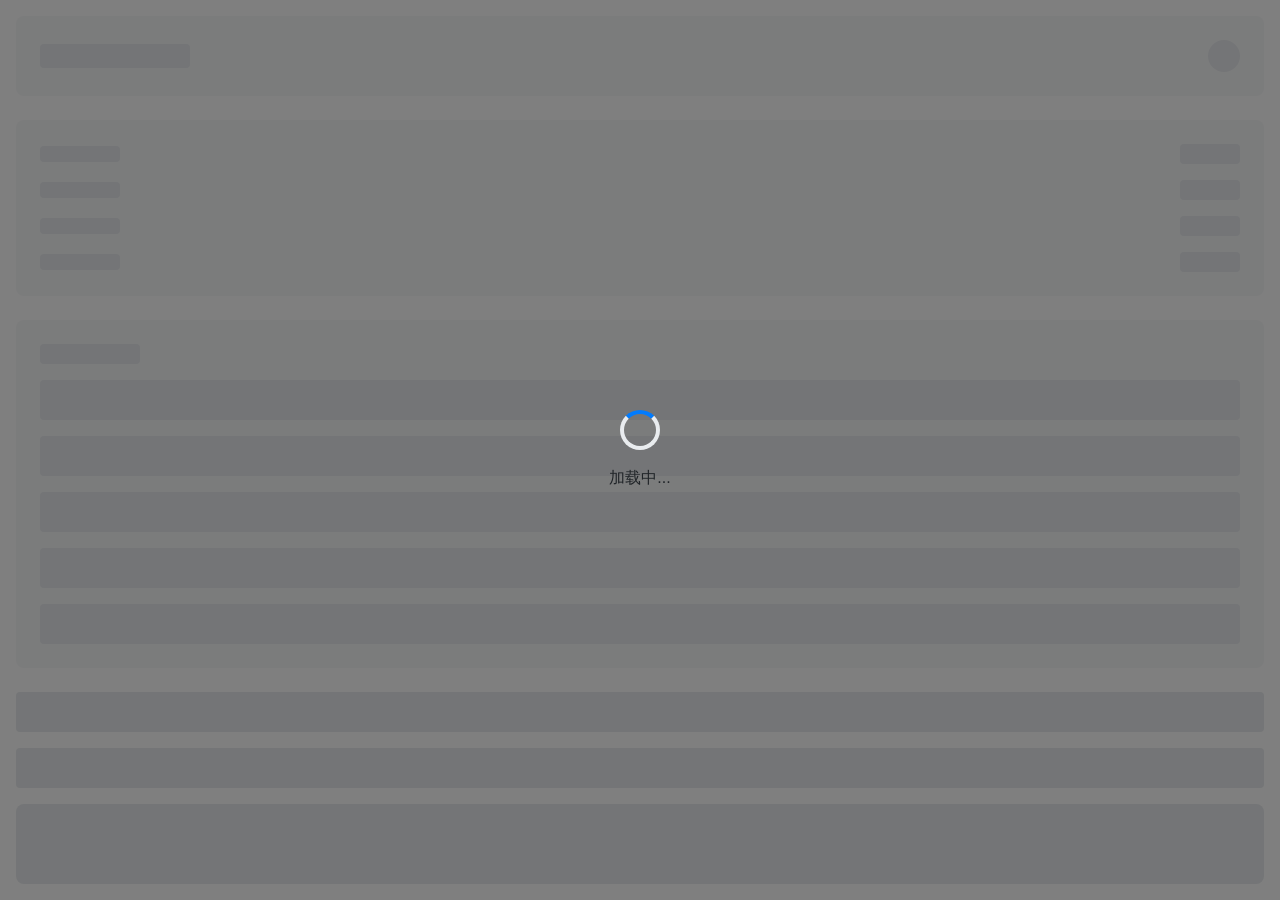
<file: frontend/index.html>
<!DOCTYPE html>
<html lang="zh-CN">
<head>
    <meta charset="UTF-8">
    <meta name="viewport" content="width=device-width, initial-scale=1.0">
    <link rel="icon" href="./asset/todo_icon.ico" type="image/x-icon">
    <title>Todo List App</title>
    <style>
        /* 骨架屏样式 */
        .skeleton-screen {
            position: fixed;
            top: 0;
            left: 0;
            right: 0;
            bottom: 0;
            background-color: var(--bg-primary);
            z-index: 9998;
            display: flex;
            align-items: center;
            justify-content: center;
            padding: var(--spacing-md);
        }

        .skeleton-container {
            width: 100%;
            max-width: 1400px;
            height: 100%;
            display: flex;
            flex-direction: column;
            gap: var(--spacing-lg);
        }

        .skeleton-header {
            display: flex;
            justify-content: space-between;
            align-items: center;
            padding: var(--spacing-lg);
            background-color: var(--bg-secondary);
            border-radius: var(--border-radius);
        }

        .skeleton-title {
            width: 150px;
            height: 24px;
            background-color: var(--bg-tertiary);
            border-radius: var(--border-radius-sm);
            animation: skeleton-loading 1.5s ease-in-out infinite;
        }

        .skeleton-settings {
            width: 32px;
            height: 32px;
            background-color: var(--bg-tertiary);
            border-radius: 50%;
            animation: skeleton-loading 1.5s ease-in-out infinite 0.2s;
        }

        .skeleton-stats {
            padding: var(--spacing-lg);
            background-color: var(--bg-secondary);
            border-radius: var(--border-radius);
            display: flex;
            flex-direction: column;
            gap: var(--spacing-md);
        }

        .skeleton-stat-item {
            display: flex;
            justify-content: space-between;
            align-items: center;
        }

        .skeleton-stat-label {
            width: 80px;
            height: 16px;
            background-color: var(--bg-tertiary);
            border-radius: var(--border-radius-sm);
            animation: skeleton-loading 1.5s ease-in-out infinite 0.3s;
        }

        .skeleton-stat-value {
            width: 60px;
            height: 20px;
            background-color: var(--bg-tertiary);
            border-radius: var(--border-radius-sm);
            animation: skeleton-loading 1.5s ease-in-out infinite 0.4s;
        }

        .skeleton-categories {
            padding: var(--spacing-lg);
            background-color: var(--bg-secondary);
            border-radius: var(--border-radius);
            display: flex;
            flex-direction: column;
            gap: var(--spacing-md);
        }

        .skeleton-category-title {
            width: 100px;
            height: 20px;
            background-color: var(--bg-tertiary);
            border-radius: var(--border-radius-sm);
            animation: skeleton-loading 1.5s ease-in-out infinite 0.5s;
        }

        .skeleton-category-item {
            width: 100%;
            height: 40px;
            background-color: var(--bg-tertiary);
            border-radius: var(--border-radius-sm);
            animation: skeleton-loading 1.5s ease-in-out infinite 0.6s;
        }

        .skeleton-add-category {
            width: 100%;
            height: 40px;
            background-color: var(--bg-tertiary);
            border-radius: var(--border-radius-sm);
            animation: skeleton-loading 1.5s ease-in-out infinite 0.7s;
        }

        .skeleton-main {
            flex: 1;
            display: flex;
            flex-direction: column;
            gap: var(--spacing-md);
        }

        .skeleton-search {
            height: 40px;
            background-color: var(--bg-tertiary);
            border-radius: var(--border-radius-sm);
            animation: skeleton-loading 1.5s ease-in-out infinite 0.8s;
        }

        .skeleton-filters {
            height: 40px;
            background-color: var(--bg-tertiary);
            border-radius: var(--border-radius-sm);
            animation: skeleton-loading 1.5s ease-in-out infinite 0.9s;
        }

        .skeleton-task-list {
            flex: 1;
            display: flex;
            flex-direction: column;
            gap: var(--spacing-md);
        }

        .skeleton-task-item {
            height: 80px;
            background-color: var(--bg-tertiary);
            border-radius: var(--border-radius);
            animation: skeleton-loading 1.5s ease-in-out infinite 1s;
        }

        .skeleton-footer {
            padding: var(--spacing-md);
            background-color: var(--bg-secondary);
            border-radius: var(--border-radius);
        }

        .skeleton-contact {
            width: 100%;
            height: 40px;
            background-color: var(--bg-tertiary);
            border-radius: var(--border-radius);
            animation: skeleton-loading 1.5s ease-in-out infinite 1.1s;
        }

        @keyframes skeleton-loading {
            0% {
                background-color: var(--bg-tertiary);
            }
            50% {
                background-color: var(--border-color);
            }
            100% {
                background-color: var(--bg-tertiary);
            }
        }

        /* 响应式骨架屏 */
        @media (max-width: 768px) {
            .skeleton-container {
                gap: var(--spacing-md);
            }

            .skeleton-header,
            .skeleton-stats,
            .skeleton-categories {
                padding: var(--spacing-md);
            }

            .skeleton-task-item {
                height: 60px;
            }
        }

        @media (max-width: 480px) {
            .skeleton-screen {
                padding: var(--spacing-sm);
            }

            .skeleton-header,
            .skeleton-stats,
            .skeleton-categories {
                padding: var(--spacing-sm);
            }

            .skeleton-title {
                width: 120px;
            }

            .skeleton-task-item {
                height: 50px;
            }
        }
    </style>
    <link rel="stylesheet" href="css/global.css">
    <link rel="stylesheet" href="css/media.css">
    <link rel="stylesheet" href="css/main.css">
    <link rel="stylesheet" href="css/components.css">
    <link rel="stylesheet" href="css/dark-mode.css">
    <link rel="stylesheet" href="css/pikaday.css">
</head>
<body>
<!-- 骨架屏 -->
<div id="skeleton-screen" class="skeleton-screen">
    <div class="skeleton-container">
        <div class="skeleton-header">
            <div class="skeleton-title"></div>
            <div class="skeleton-settings"></div>
        </div>
        <div class="skeleton-stats">
            <div class="skeleton-stat-item">
                <div class="skeleton-stat-label"></div>
                <div class="skeleton-stat-value"></div>
            </div>
            <div class="skeleton-stat-item">
                <div class="skeleton-stat-label"></div>
                <div class="skeleton-stat-value"></div>
            </div>
            <div class="skeleton-stat-item">
                <div class="skeleton-stat-label"></div>
                <div class="skeleton-stat-value"></div>
            </div>
            <div class="skeleton-stat-item">
                <div class="skeleton-stat-label"></div>
                <div class="skeleton-stat-value"></div>
            </div>
        </div>
        <div class="skeleton-categories">
            <div class="skeleton-category-title"></div>
            <div class="skeleton-category-item"></div>
            <div class="skeleton-category-item"></div>
            <div class="skeleton-category-item"></div>
            <div class="skeleton-category-item"></div>
            <div class="skeleton-add-category"></div>
        </div>
        <div class="skeleton-main">
            <div class="skeleton-search"></div>
            <div class="skeleton-filters"></div>
            <div class="skeleton-task-list">
                <div class="skeleton-task-item"></div>
                <div class="skeleton-task-item"></div>
                <div class="skeleton-task-item"></div>
                <div class="skeleton-task-item"></div>
                <div class="skeleton-task-item"></div>
            </div>
        </div>
        <div class="skeleton-footer">
            <div class="skeleton-contact"></div>
        </div>
    </div>
</div>

<div class="app-container">
    <!-- 侧边栏 -->
    <aside class="sidebar">
        <div class="sidebar-header">
            <h1 class="app-title">📝 Todo List</h1>
            <div class="sidebar-header-actions">
                <button id="settings-btn" class="btn btn--colorless btn--font-size-lg" title="设置中心">⚙️</button>
            </div>
        </div>

        <!-- 统计信息 -->
        <div class="stats-container">
            <!-- 统计日期范围显示 -->
            <div class="stats-date-range" id="stats-date-range">
                <span class="date-range-text">全部时间</span>
            </div>
            <!-- 统计数据 -->
            <div class="stats-data">
                <div class="stat-item">
                    <span class="stat-label">未完成</span>
                    <span id="total-uncompleted-tasks" class="stat-value">0</span>
                </div>
                <div class="stat-item">
                    <span class="stat-label">今日已完成</span>
                    <span id="today-completed-tasks" class="stat-value">0</span>
                </div>
                <div class="stat-item">
                    <span class="stat-label">完成率</span>
                    <span id="completion-rate" class="stat-value">0%</span>
                </div>
                <div class="stat-item">
                    <span class="stat-label">已过期</span>
                    <span id="over-due-date-tasks" class="stat-value">0</span>
                </div>
            </div>
        </div>

        <!-- 分类管理 -->
        <div class="categories-section">
            <div class="categories-section-header">
                <span class="categories-section-title">分类</span>
                <span class="categories-more" id="categories-more">展示更多</span>
            </div>
            <div class="category-list" id="category-list">
                <button class="btn btn--colorless btn--width-100 category-item-btn active" id="all-category-item" data-category="all">
                    <span>📋全部</span>
                    <span class="category-count">0</span>
                </button>
            </div>
            <button id="add-category-btn" class="btn btn--border-dashed btn--width-100">+ 添加分类</button>
        </div>

        <div class="tags-section" id="tags-section">
            <span>
                <span id="show-tags">
                    <svg id="show-less-tags" viewBox="0 0 1024 1024" xmlns="http://www.w3.org/2000/svg" width="16"
                     height="16" style="display: none;"><path
                        d="M245.312 845.888l244.672-244.672a32 32 0 0 1 45.248 0l244.736 244.672a16 16 0 0 1 0 22.592l-22.656 22.656a16 16 0 0 1-19.2 2.56l-3.456-2.56-222.08-222.08-222.016 222.08a16 16 0 0 1-19.2 2.56l-3.392-2.56-22.656-22.656a16 16 0 0 1 0-22.592zM244.672 178.176l244.672 244.672a32 32 0 0 0 45.312 0l244.672-244.672a16 16 0 0 0 0-22.656l-22.656-22.592a16 16 0 0 0-19.2-2.56l-3.392 2.56L512 355.008l-222.08-222.08a16 16 0 0 0-19.2-2.56l-3.392 2.56-22.656 22.592a16 16 0 0 0 0 22.656z"
                        fill="#007bff"></path></svg>
                    <svg id="show-more-tags" viewBox="0 0 1024 1024" xmlns="http://www.w3.org/2000/svg" width="16"
                         height="16" style="display: block;"><path
                            d="M245.312 642.176l244.672 244.672a32 32 0 0 0 45.248 0l244.736-244.672a16 16 0 0 0 0-22.656l-22.656-22.592a16 16 0 0 0-19.2-2.56l-3.456 2.56-222.08 222.08-222.016-222.08a16 16 0 0 0-19.2-2.56l-3.392 2.56-22.656 22.592a16 16 0 0 0 0 22.656zM244.672 381.888l244.672-244.672a32 32 0 0 1 45.312 0l244.672 244.672a16 16 0 0 1 0 22.592l-22.656 22.656a16 16 0 0 1-19.2 2.56l-3.392-2.56L512 205.056l-222.08 222.08a16 16 0 0 1-19.2 2.56l-3.392-2.56-22.656-22.656a16 16 0 0 1 0-22.592z"
                            fill="#007bff"></path></svg>
                    <span id="tags-text">标签</span>：
                </span>
                <span class="tags-list" id="tags-list"></span>
            </span>
        </div>

        <!-- 开源项目说明 -->
        <div class="contact-author-section">
            <span class="open-source-note">基于 todolist 开源项目，修改者：HXH&ZJY</span>
        </div>

    </aside>

    <!-- 移动端遮罩层 -->
    <div id="sidebar-overlay" class="sidebar-overlay"></div>

    <!-- 主内容区 -->
    <main class="main-content">
        <!-- 顶部操作栏 -->
        <header class="app-header">
            <!-- 移动端菜单按钮 -->
            <button id="mobile-menu-btn" class="btn btn--colorless btn--font-size-lg">☰</button>
            <!-- 小屏幕更多按钮 -->
            <button id="more-menu-btn" class="btn btn--colorless btn--font-size-lg" title="更多选项">︰</button>
            <div class="search-container">
                <div class="search-input-wrapper search-tag-wrapper" id="search-tag-wrapper">
                    <input type="text" id="search-input" class="search-input" autocomplete="off">
                    <button type="button" id="search-clear-btn" class="btn btn--colorless btn--font-size-lg" title="清空搜索">×</button>
                </div>
                <button id="search-btn" class="btn">🔍</button>
            </div>

            <div class="action-buttons">
                <select id="view-toggle-select" class="view-filter" title="切换视图，日历视图不显示无开始日期数据">
                    <option value="list">📋 列表视图</option>
                    <option value="calendar">📅 日历视图</option>
                    <option value="timeline">⌛ 时间轴视图</option>
                </select>

                <select id="priority-filter" class="priority-filter">
                    <option value="all">所有优先级</option>
                    <option value="high">🔴 高优先级</option>
                    <option value="medium">🟡 中优先级</option>
                    <option value="low">🟢 低优先级</option>
                    <option value="none">⚪ 无优先级</option>
                </select>

                <select id="status-filter" class="status-filter">
                    <option value="all">所有状态</option>
                    <option value="completed">已完成</option>
                    <option value="uncompleted" selected>未完成</option>
                    <option value="pending">未完成未逾期</option>
                    <option value="overdue">未完成已过期</option>
                </select>

                <select id="due-date-filter" class="due-date-filter">
                    <option value="all">所有时间</option>
                    <option value="today">今天</option>
                    <option value="tomorrow">明天</option>
                    <option value="week">本周内</option>
                    <option value="month">本月内</option>
                    <option value="no-due-date">无开始日期</option>
                </select>

                <button id="add-task-btn" class="btn btn--primary-color btn--padding-md desktop-only">+ 新建任务</button>
                <button id="export-tasks-btn" class="btn btn--success-color btn--padding-md desktop-only">📥 导出任务</button>
            </div>
        </header>

        <!-- 移动端悬浮按钮 -->
        <button id="add-task-fab" class="btn btn--primary-color btn--circle mobile-only" title="新建任务">
            <span class="fab-icon">+</span>
        </button>

        <!-- 任务列表-内容主体 -->
        <div class="tasks-container" id="tasks-view">
            <div id="tasks-list" class="tasks-list">
                <!-- 任务项将通过JavaScript动态添加 -->
            </div>

            <div id="empty-state" class="empty-state" style="display: none;">
                <div class="empty-icon">📝</div>
                <h3>暂无任务</h3>
                <p>点击"新建任务"按钮创建你的第一个任务</p>
            </div>

            <!-- 移动端左划引导 -->
            <div id="swipe-guide" class="swipe-guide mobile-only">
                <span class="swipe-guide-icon">👈</span>
                <span class="swipe-guide-text">左划任务可进行查看、编辑、删除操作</span>
            </div>
        </div>

        <!-- 任务列表-分页组件 -->
        <div id="pagination" class="pagination desktop-only">
            <div class="pagination-info">
                <span id="pagination-showing">显示 0-0 共 0 条</span>
                <select id="page-size-select" class="page-size-select">
                    <option value="10">10条/页</option>
                    <option value="20">20条/页</option>
                    <option value="50">50条/页</option>
                    <option value="100">100条/页</option>
                </select>
            </div>
            <div class="pagination-controls">
                <button id="pagination-first" class="btn" disabled>首页</button>
                <button id="pagination-prev" class="btn" disabled>上一页</button>
                <div id="pagination-numbers" class="pagination-numbers">
                    <!-- 页码按钮将动态生成 -->
                </div>
                <button id="pagination-next" class="btn" disabled>下一页</button>
                <button id="pagination-last" class="btn" disabled>末页</button>
            </div>
        </div>

        <!-- 日历视图 -->
        <div class="calendar-container" id="calendar-view" style="display: none;">
            <div class="calendar-background-month" id="calendar-background-month">1</div>
            <div class="calendar-prev-month" id="prev-month">◀</div>
            <div class="calendar-main-content">
                <div class="calendar-weekdays">
                    <div class="calendar-weekday">日</div>
                    <div class="calendar-weekday">一</div>
                    <div class="calendar-weekday">二</div>
                    <div class="calendar-weekday">三</div>
                    <div class="calendar-weekday">四</div>
                    <div class="calendar-weekday">五</div>
                    <div class="calendar-weekday">六</div>
                </div>
                <div id="calendar-days" class="calendar-days">
                    <!-- 日历日期将通过JavaScript动态添加 -->
                </div>
            </div>
            <div class="calendar-next-month" id="next-month">▶</div>
        </div>

        <div class="task-scheduler" id="timeline-view" style="display: none;">
            <div class="toolbar">
                <div class="date-controls">
                    <button id="prevWeekBtn" class="btn btn--circle" title="上一周">←</button>
                    <span id="dateRangeLabel" class="date-range-label">加载中...</span>
                    <button id="nextWeekBtn" class="btn btn--circle" title="下一周">→</button>
                </div>
                <div class="week-adjust">
                    <button id="weekMinusBtn" class="btn" title="减少显示周数">📆 -1周</button>
                    <span id="weekCountIndicator" class="week-indicator">1周</span>
                    <button id="weekPlusBtn" class="btn" title="增加显示周数">+1周 📆</button>
                </div>
            </div>
            <div class="timeline-container" id="timelineContainer">
                <div class="timeline-grid" id="timelineGrid"></div>
            </div>
        </div>
    </main>
</div>

<!-- 任务创建/编辑模态框 -->
<div id="task-modal" class="modal">
    <div class="modal-content">
        <div class="modal-header">
            <h2 id="modal-title">新建任务</h2>
            <button class="btn btn--colorless btn--font-size-lg" id="modal-close">&times;</button>
        </div>

        <div class="modal-body">
            <form id="task-form" class="task-form">
                <div class="form-group">
                    <label for="task-title">任务标题*</label>
                    <input type="text" id="task-title" required maxlength="100">
                </div>

                <div class="form-group">
                    <label for="task-description">任务描述
                        <span style="color: #666; font-size: 12px;">（可选）</span></label>
                    <textarea id="task-description" rows="3" maxlength="500"></textarea>
                </div>

                <div class="form-group">
                    <label for="tags-selector">标签 <span style="color: #999; font-size: 12px;">（选择或添加标签）</span></label>
                    <div id="tags-selector" class="tags-selector">
                        <!-- 标签列表将通过JavaScript动态生成 -->
                    </div>
                </div>

                <div class="form-row">
                    <div class="form-group">
                        <label for="task-priority">优先级</label>
                        <select id="task-priority">
                            <option value="none">⚪ 无</option>
                            <option value="low">🟢 低</option>
                            <option value="medium">🟡 中</option>
                            <option value="high">🔴 高</option>
                        </select>
                    </div>

                    <div class="form-group">
                        <label for="task-category">分类</label>
                        <select id="task-category">
                            <option value="">无分类</option>
                        </select>
                    </div>
                </div>

                <!-- 更多选项 -->
                <div class="more-options-section">
                    <button type="button" id="more-options-toggle" class="btn btn--colorless">
                        <span class="toggle-icon">+</span> 更多选项
                    </button>

                    <div id="more-options-content" class="more-options-content" style="display: none;">
                        <div class="form-group">
                            <label for="task-parent">父任务 <span style="color: #666; font-size: 12px;">可选</span></label>
                            <div class="parent-task-combobox" id="parent-task-combobox">
                                <input type="text" id="task-parent-input" placeholder="点击选择或输入搜索未完成的任务" autocomplete="off">
                                <input type="hidden" id="task-parent" value="">
                                <div class="combobox-dropdown" id="parent-task-dropdown">
                                    <div class="combobox-loading" style="display: none;">加载中...</div>
                                    <div class="combobox-results"></div>
                                    <div class="combobox-load-more" style="display: none;">
                                        <button type="button" class="btn" id="load-more-btn">加载更多</button>
                                    </div>
                                    <div class="combobox-empty" style="display: none;">无匹配任务</div>
                                </div>
                            </div>
                        </div>

                        <div class="form-group datetime-group">
                            <label>开始日期和时间 <span
                                    style="color: #666; font-size: 12px;">（可选）</span></label>
                            <div class="datetime-inputs">
                                <div class="input-wrapper">
                                    <input type="text" id="task-due-date-picker" class="picker-input"
                                           placeholder="YYYY-MM-DD" readonly>
                                    <button type="button" class="btn btn--colorless btn--font-size-lg" id="clear-date" title="清空日期">×</button>
                                </div>
                                <div class="input-wrapper">
                                    <input type="time" id="task-due-time" class="time-input">
                                    <button type="button" class="btn btn--colorless btn--font-size-lg" id="clear-time" title="清空时间">×</button>
                                </div>
                            </div>
                        </div>

                        <label for="is-recurring" class="recurrence-toggle">
                            <span id="recurrence-toggle" class="recurrence-toggle">创建为周期性任务</span>
                            <input type="checkbox" id="is-recurring">
                        </label>
                        <div id="recurring-options" class="recurring-options" style="display: none;">
                            <div class="form-row">
                                <div class="form-group">
                                    <label for="recurrence-type">重复周期</label>
                                    <select id="recurrence-type">
                                        <option value="">请选择</option>
                                        <option value="daily">每天</option>
                                        <option value="weekly">按周</option>
                                        <option value="monthly">按月</option>
                                        <option value="yearly">按年</option>
                                    </select>
                                </div>

                                <div class="form-group">
                                    <label for="recurrence-count">循环次数*</label>
                                    <input type="number" id="recurrence-count" min="1" max="999"
                                           placeholder="循环次数不能为空" required>
                                </div>
                            </div>
                        </div>
                    </div>
                </div>
            </form>
        </div>

        <div class="modal-footer">
            <button type="button" id="cancel-btn" class="btn btn--tertiary-color btn--padding-md">取消</button>
            <button type="submit" form="task-form" id="save-btn" class="btn btn--primary-color btn--padding-md">保存</button>
        </div>
    </div>
</div>

<!-- 分类创建模态框 -->
<div id="category-modal" class="modal">
    <div class="modal-content">
        <div class="modal-header">
            <h2 id="category-modal-title">新建分类</h2>
            <button class="btn btn--colorless btn--font-size-lg" id="category-modal-close">&times;</button>
        </div>

        <div class="modal-body">
            <form id="category-form" class="category-form">
                <div class="form-group">
                    <label for="category-name">分类名称 *</label>
                    <input type="text" id="category-name" required maxlength="20">
                </div>

                <div class="form-group">
                    <label for="category-color">颜色</label>
                    <div class="color-picker">
                        <input type="color" id="category-color" value="#007bff">
                        <div class="color-presets">
                            <button type="button" data-color="#007bff" style="background: #007bff;"></button>
                            <button type="button" data-color="#28a745" style="background: #28a745;"></button>
                            <button type="button" data-color="#dc3545" style="background: #dc3545;"></button>
                            <button type="button" data-color="#ffc107" style="background: #ffc107;"></button>
                            <button type="button" data-color="#6f42c1" style="background: #6f42c1;"></button>
                            <button type="button" data-color="#fd7e14" style="background: #fd7e14;"></button>
                        </div>
                    </div>
                </div>
            </form>
        </div>

        <div class="modal-footer">
            <button type="button" id="category-cancel-btn" class="btn btn--tertiary-color btn--padding-md">取消</button>
            <button type="submit" form="category-form" id="category-save-btn" class="btn btn--primary-color btn--padding-md">保存</button>
        </div>
    </div>
</div>

<!-- 确认对话框模态框 -->
<div id="confirm-dialog" class="modal">
    <div class="modal-content confirm-dialog-content">
        <div class="modal-header">
            <h2>确认操作</h2>
        </div>
        <div class="modal-body">
            <p id="confirm-message"></p>
        </div>
        <div class="modal-footer">
            <button id="confirm-cancel" class="btn btn--tertiary-color btn--width-100">取消</button>
            <button id="confirm-ok" class="btn btn--danger-color btn--width-100">确认</button>
        </div>
    </div>
</div>

<!-- 设置中心模态框 -->
<div id="settings-modal" class="modal">
    <div class="modal-content">
        <div class="modal-header">
            <h2>设置中心</h2>
            <button class="btn btn--colorless btn--font-size-lg" id="settings-close">&times;</button>
        </div>

        <div class="modal-body">
            <div class="setting-section">
                <h3>通用设置</h3>
                <!-- 窗口置顶设置 -->
                <div class="setting-item mobile-unshown-item">
                    <div class="setting-label">
                        <span class="setting-icon">📌</span>
                        <span class="setting-text">窗口置顶</span>
                    </div>
                    <label class="switch">
                        <input type="checkbox" id="window-top-toggle">
                        <span class="slider"></span>
                    </label>
                </div>
                <!-- 主题设置 -->
                <div class="setting-item">
                    <div class="setting-label">
                        <span class="setting-icon">🌙</span>
                        <span class="setting-text">深色模式</span>
                    </div>
                    <label class="switch">
                        <input type="checkbox" id="theme-dark-toggle">
                        <span class="slider"></span>
                    </label>
                </div>
                <!-- 语言设置 -->
                <div class="setting-item">
                    <div class="setting-label">
                        <span class="setting-icon">🅰️</span>
                        <span class="setting-text">语言切换</span>
                    </div>
                    <label class="switch language-switch">
                        <input type="checkbox" id="language-toggle">
                        <span class="slider"></span>
                        <span class="language-indicator" id="language-indicator">中</span>
                    </label>
                </div>
                
                <!-- 开机启动设置 -->
                <div class="setting-item mobile-unshown-item">
                    <div class="setting-label">
                        <span class="setting-icon">🚀</span>
                        <span class="setting-text">开机启动</span>
                    </div>
                    <label class="switch">
                        <input type="checkbox" id="auto-start-toggle">
                        <span class="slider"></span>
                    </label>
                </div>

                <!-- 提前提醒设置 -->
                <div class="setting-item">
                    <div class="setting-label">
                        <span class="setting-icon">⏰</span>
                        <span class="setting-text">提前提醒</span>
                    </div>
                    <label class="switch">
                        <input type="checkbox" id="remind-toggle" checked>
                        <span class="slider"></span>
                    </label>
                </div>
                <div class="setting-item-config remind-offset-config">
                    <div class="config-item">
                        <label class="data-label">提醒时间点(分钟)</label>
                        <input type="text" id="remind-offsets-input" class="setting-config-text" value="30,10,5" placeholder="逗号分隔，如 30,10,5">
                        <button id="remind-offsets-apply" class="btn btn--primary-color setting-config-btn">应用</button>
                    </div>
                </div>

                <!-- 权限申请入口 -->
                <div class="setting-item" id="permission-entry-item">
                    <div class="setting-label">
                        <span class="setting-icon">🔐</span>
                        <span class="setting-text">权限申请</span>
                    </div>
                    <span class="setting-value">›</span>
                </div>

                <!-- 调试模式入口 -->
                <div class="setting-item" id="debug-entry-item">
                    <div class="setting-label">
                        <span class="setting-icon">🐞</span>
                        <span class="setting-text">调试模式</span>
                    </div>
                    <span class="setting-value">›</span>
                </div>

            </div>

            <div class="setting-section">
                <h3>数据管理</h3>
                <!-- 数据目录配置 -->
                <div class="setting-item-config mobile-unshown-item data-storage">
                    <div class="config-item">
                        <label class="data-label">存储路径</label>
                        <button id="data-dir-btn" class="setting-config-text">浏览</button>
                        <button id="apply-dir-btn" class="btn btn--primary-color setting-config-btn">应用</button>
                    </div>
                </div>
                <!-- 数据同步管理 -->
                <div class="setting-item" id="data-sync-btn">
                    <div class="setting-label">
                        <span class="setting-icon">💾</span>
                        <span class="setting-text">同步数据</span>
                    </div>
                </div>
            </div>

            <div class="setting-section">
                <h3>关于</h3>
                <!-- 仓库地址 -->
                <div class="setting-item">
                    <div class="setting-label">
                        <span class="setting-icon">🔗</span>
                        <span class="setting-text">源码地址</span>
                    </div>
                    <a href="https://github.com/colorfulLCAT3/TodoList-urlscheme" target="_blank" class="external-link"
                       style="text-decoration: none;">TodoList</a>
                </div>
                <!-- 使用说明 -->
                <div class="setting-item">
                    <div class="setting-label">
                        <span class="setting-icon">📃</span>
                        <span class="setting-text">相关文档</span>
                    </div>
                    <a href="https://tangislearning.github.io/TodoList/features.html" target="_blank" class="external-link"
                       style="text-decoration: none;">TodoList功能介绍</a>
                </div>
                <!-- 开源协议 -->
                <div class="setting-item">
                    <div class="setting-label">
                        <span class="setting-icon">💡</span>
                        <span class="setting-text">开源声明</span>
                    </div>
                    <a href="https://github.com/colorfulLCAT3/TodoList-urlscheme/blob/master/LICENSE" target="_blank"
                       class="external-link" style="text-decoration: none;">仅供使用，勿商用</a>
                </div>
            </div>
        </div>
    </div>
</div>

<!-- 权限申请弹窗 -->
<div id="permission-modal" class="modal">
    <div class="modal-content">
        <div class="modal-header">
            <h2>权限申请</h2>
            <button class="btn btn--colorless btn--font-size-lg" id="permission-modal-close">&times;</button>
        </div>
        <div class="modal-body">
            <div class="setting-section">
                <h3>提醒相关权限</h3>
                <div class="permission-item">
                    <div class="setting-label">
                        <span class="setting-icon">🔔</span>
                        <span class="setting-text">通知权限</span>
                    </div>
                    <span id="perm-notification-status" class="permission-status">检查中...</span>
                </div>
                <div class="permission-item">
                    <div class="setting-label">
                        <span class="setting-icon">⏰</span>
                        <span class="setting-text">精确闹钟</span>
                    </div>
                    <span id="perm-exact-status" class="permission-status">检查中...</span>
                </div>
                <div class="permission-item">
                    <div class="setting-label">
                        <span class="setting-icon">🔋</span>
                        <span class="setting-text">电池优化</span>
                    </div>
                    <span id="perm-battery-status" class="permission-status">检查中...</span>
                </div>
                <div class="permission-actions">
                    <button id="perm-grant-notification" class="btn btn--primary-color perm-action-btn">去开启通知</button>
                    <button id="perm-grant-exact" class="btn btn--primary-color perm-action-btn">去开启精确闹钟</button>
                    <button id="perm-grant-battery" class="btn btn--primary-color perm-action-btn">关闭电池优化</button>
                </div>
            </div>

            <div class="setting-section" id="perm-brand-section">
                <h3>后台运行（<span id="perm-brand-name">检测中...</span>）</h3>
                <p id="perm-brand-guide" class="permission-guide">检测设备中...</p>
                <div class="permission-actions">
                    <button id="perm-grant-autostart" class="btn btn--primary-color perm-action-btn">自启动设置</button>
                </div>
            </div>
        </div>
    </div>
</div>

<!-- 调试模式弹窗 -->
<div id="debug-modal" class="modal">
    <div class="modal-content">
        <div class="modal-header">
            <h2>调试模式</h2>
            <button class="btn btn--colorless btn--font-size-lg" id="debug-modal-close">&times;</button>
        </div>
        <div class="modal-body">
            <div class="setting-section">
                <div class="config-item">
                    <button id="send-test-notification" class="btn btn--primary-color perm-action-btn android-only">发送测试通知</button>
                    <button id="send-test-alarm" class="btn btn--warning-color perm-action-btn android-only">发送测试闹钟</button>
                    <button id="get-debug-info" class="btn btn--tertiary-color perm-action-btn">查看调试信息</button>
                </div>
                <div class="config-item">
                    <label class="data-label">调试信息</label>
                    <pre id="debug-info-output" style="font-size: 11px; white-space: pre-wrap; word-break: break-all; background: var(--bg-tertiary); padding: 8px; border-radius: 6px; max-height: 240px; overflow: auto; margin: 0;"></pre>
                </div>
            </div>
        </div>
    </div>
</div>

<div id="data-sync-modal" class="modal">
    <div class="modal-content data-sync-modal-content">
        <div class="modal-header">
            <h2>数据同步</h2>
            <button class="btn btn--colorless btn--font-size-lg" id="data-sync-close">&times;</button>
        </div>

        <div class="modal-body">
            <div class="setting-section">
                <!-- WebDAV同步开关 -->
                <div class="setting-item">
                    <div class="setting-label">
                        <span class="setting-icon">☁️</span>
                        <span class="setting-text">数据同步</span>
                    </div>
                    <label class="switch">
                        <input type="checkbox" id="webdav-enable-toggle">
                        <span class="slider"></span>
                    </label>
                </div>

                <!-- WebDAV配置面板 -->
                <div id="webdav-config-panel" class="webdav-config-panel" style="display: none;">
                    <!-- 同步类型选择 -->
                    <div class="config-item">
                        <label class="data-label">同步类型</label>
                        <select id="webdav-sync-type-selector" name="sync-type" class="webdav-select">
                            <option value="jianguoyun">坚果云</option>
                            <option value="custom">自定义</option>
                        </select>
                    </div>

                    <!-- URL输入框 -->
                    <div class="config-item">
                        <label class="data-label">地址*</label>
                        <input type="text" id="webdav-url" class="webdav-input" placeholder="请输入WebDAV服务器地址">
                    </div>

                    <div class="config-item">
                        <label class="data-label">账号*</label>
                        <input type="email" id="webdav-username" class="webdav-input" placeholder="请输入邮箱地址">
                    </div>

                    <div class="config-item">
                        <label class="data-label">密码*</label>
                        <input type="password" id="webdav-password" class="webdav-input" placeholder="请输入授权应用密码">
                    </div>

                    <div class="config-item">
                        <label class="data-label">路径*</label>
                        <input id="webdav-remote-path" class="webdav-input" placeholder="请输入远程文件路径">
                    </div>

                    <div class="config-item">
                        <label class="data-label">首次同步</label>
                        <select id="webdav-first-sync-mode" class="webdav-select">
                            <option value="remote_overwrite">远程覆盖本地</option>
                            <option value="local_overwrite">本地覆盖远程</option>
                        </select>
                    </div>

                    <div class="edit-notice">⚠️ 首次同步外的数据自动同步规则：存在数据更新的端点，15s内会自动同步数据到其他端点</div>

                    <div class="webdav-actions">
                        <button id="webdav-test-btn" class="btn btn--tertiary-color btn--width-100">测试连接</button>
                        <button id="webdav-save-btn" class="btn btn--primary-color btn--width-100">保存配置</button>
                    </div>

                    <div id="webdav-status" class="webdav-status" style="display: none;"></div>
                </div>
            </div>
        </div>
    </div>
</div>

<!-- 导出任务模态框 -->
<div id="export-modal" class="modal">
    <div class="modal-content export-modal-content">
        <div class="modal-header">
            <h2>导出任务</h2>
            <button class="btn btn--colorless btn--font-size-lg" id="export-modal-close">&times;</button>
        </div>

        <div class="modal-body">
            <div class="export-form">
                <!-- 优先级筛选 -->
                <div class="form-group">
                    <label for="export-priority">优先级</label>
                    <select id="export-priority">
                        <option value="all">全部</option>
                        <option value="high">高</option>
                        <option value="medium">中</option>
                        <option value="low">低</option>
                        <option value="none">无</option>
                    </select>
                </div>

                <!-- 完成状态筛选 -->
                <div class="form-group">
                    <label for="export-status">完成状态</label>
                    <select id="export-status">
                        <option value="all">全部</option>
                        <option value="completed">已完成</option>
                        <option value="uncompleted">未完成</option>
                    </select>
                </div>

                <!-- 年份筛选 -->
                <div class="form-group">
                    <label for="export-year">开始年份</label>
                    <select id="export-year">
                        <option value="">全部年份</option>
                    </select>
                </div>

                <!-- 月份筛选 -->
                <div class="form-group">
                    <label for="export-month">开始月份</label>
                    <select id="export-month">
                        <option value="">全部月份</option>
                        <option value="1">1月</option>
                        <option value="2">2月</option>
                        <option value="3">3月</option>
                        <option value="4">4月</option>
                        <option value="5">5月</option>
                        <option value="6">6月</option>
                        <option value="7">7月</option>
                        <option value="8">8月</option>
                        <option value="9">9月</option>
                        <option value="10">10月</option>
                        <option value="11">11月</option>
                        <option value="12">12月</option>
                    </select>
                </div>

                <!-- 分类筛选 -->
                <div class="form-group">
                    <label for="export-category">分类</label>
                    <select id="export-category">
                        <option value="all">全部分类</option>
                    </select>
                </div>

                <!-- 标签筛选 -->
                <div class="form-group">
                    <label for="export-tags">标签</label>
                    <div id="export-tags-container" class="tags-checkbox-list">
                        <!-- 标签将通过JavaScript动态生成 -->
                    </div>
                </div>

                <div class="export-actions">
                    <button id="export-cancel-btn" class="btn btn--tertiary-color btn--width-100">取消</button>
                    <button id="export-confirm-btn" class="btn btn--primary-color btn--width-100">导出Excel</button>
                </div>
            </div>
        </div>
    </div>
</div>

<!-- 小屏幕更多菜单弹窗 -->
<div id="more-menu-modal" class="more-menu-modal">
    <div class="more-menu-content">
        <div class="more-menu-header">
            <h3 class="more-menu-title">更多选项</h3>
            <button id="more-menu-close" class="btn btn--colorless btn--font-size-lg">×</button>
        </div>
        <ul class="more-menu-list">
            <li class="more-menu-item">
                <a href="#" class="more-menu-link" data-action="calendar-view">
                    <span class="more-menu-icon" id="more-menu-view-icon">📅</span>
                    <span class="more-menu-text" id="more-menu-view-text">切换日历视图</span>
                </a>
            </li>
            <li class="group-divider"></li> <!-- 分割线 -->
            <li class="more-menu-item">
                <a href="#" class="more-menu-link" data-action="filter-all">
                    <span class="more-menu-icon">📜</span>
                    <span class="more-menu-text">显示所有任务</span>
                </a>
            </li>
            <li class="more-menu-item">
                <a href="#" class="more-menu-link" data-action="filter-uncompleted">
                    <span class="more-menu-icon">⏳</span>
                    <span class="more-menu-text">显示未完成任务</span>
                </a>
            </li>
            <li class="more-menu-item">
                <a href="#" class="more-menu-link" data-action="filter-overdue">
                    <span class="more-menu-icon">⚠️</span>
                    <span class="more-menu-text">显示已过期任务</span>
                </a>
            </li>
            <li class="more-menu-item">
                <a href="#" class="more-menu-link" data-action="filter-today">
                    <span class="more-menu-icon">☀️</span>
                    <span class="more-menu-text">仅显示今天任务</span>
                </a>
            </li>
            <li class="more-menu-item">
                <a href="#" class="more-menu-link" data-action="filter-tag">
                    <span class="more-menu-icon">🏷️</span>
                    <span class="more-menu-text">显示含标签任务</span>
                </a>
            </li>
            <li class="group-divider" style="display: none;" id="filter-group-divider"></li> <!-- 分割线 -->
            <li class="more-menu-item" style="display: none;" id="filter-prev-month">
                <a href="#" class="more-menu-link" data-action="filter-prev-month">
                    <span class="more-menu-icon">◀️</span>
                    <span class="more-menu-text">上一个月任务</span>
                </a>
            </li>
            <li class="more-menu-item" style="display: none;" id="filter-next-month">
                <a href="#" class="more-menu-link" data-action="filter-next-month">
                    <span class="more-menu-icon">▶️</span>
                    <span class="more-menu-text">下一个月任务</span>
                </a>
            </li>
        </ul>
    </div>
</div>

<!-- 加载提示 -->
<div id="loading" class="loading-overlay">
    <div class="loading-spinner"></div>
    <p>加载中...</p>
</div>

<!-- JavaScript文件 -->
<script>
// 页面加载前先显示骨架屏
document.addEventListener('DOMContentLoaded', () => {
    // 显示骨架屏
    const skeletonScreen = document.getElementById('skeleton-screen');
    if (skeletonScreen) {
        skeletonScreen.style.display = 'flex';
    }
});
</script>
<script src="js/logger.js"></script>
<script src="config/languages.js"></script>
<script src="js/pikaday.js"></script>
<script src="js/utils.js"></script>
<script src="js/business-utils.js"></script>
<script src="js/language.js"></script>
<script src="js/todo.js"></script>
<script src="js/category.js"></script>
<script src="js/calendar.js"></script>
<script src="js/settings.js"></script>
<script src="js/main.js"></script>
<script src="js/timeline.js"></script>
</body>
</html>
</file>
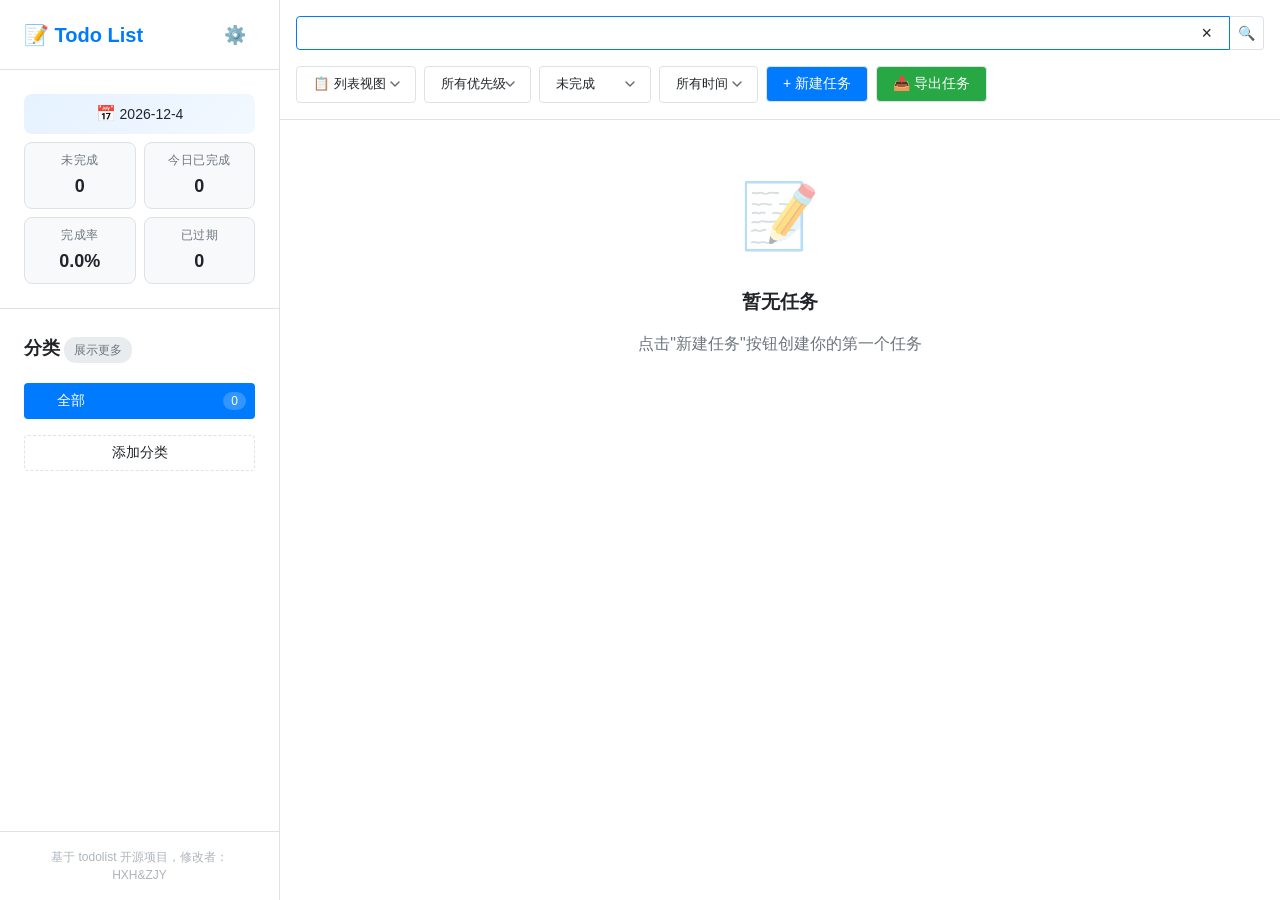
<file: android_native/app/src/main/assets/web/index.html>
<!DOCTYPE html>
<html lang="zh-CN">
<head>
    <meta charset="UTF-8">
    <meta name="viewport" content="width=device-width, initial-scale=1.0">
    <link rel="icon" href="./asset/todo_icon.ico" type="image/x-icon">
    <title>Todo List App</title>
    <style>
        /* 骨架屏样式 */
        .skeleton-screen {
            position: fixed;
            top: 0;
            left: 0;
            right: 0;
            bottom: 0;
            background-color: var(--bg-primary);
            z-index: 9998;
            display: flex;
            align-items: center;
            justify-content: center;
            padding: var(--spacing-md);
        }

        .skeleton-container {
            width: 100%;
            max-width: 1400px;
            height: 100%;
            display: flex;
            flex-direction: column;
            gap: var(--spacing-lg);
        }

        .skeleton-header {
            display: flex;
            justify-content: space-between;
            align-items: center;
            padding: var(--spacing-lg);
            background-color: var(--bg-secondary);
            border-radius: var(--border-radius);
        }

        .skeleton-title {
            width: 150px;
            height: 24px;
            background-color: var(--bg-tertiary);
            border-radius: var(--border-radius-sm);
            animation: skeleton-loading 1.5s ease-in-out infinite;
        }

        .skeleton-settings {
            width: 32px;
            height: 32px;
            background-color: var(--bg-tertiary);
            border-radius: 50%;
            animation: skeleton-loading 1.5s ease-in-out infinite 0.2s;
        }

        .skeleton-stats {
            padding: var(--spacing-lg);
            background-color: var(--bg-secondary);
            border-radius: var(--border-radius);
            display: flex;
            flex-direction: column;
            gap: var(--spacing-md);
        }

        .skeleton-stat-item {
            display: flex;
            justify-content: space-between;
            align-items: center;
        }

        .skeleton-stat-label {
            width: 80px;
            height: 16px;
            background-color: var(--bg-tertiary);
            border-radius: var(--border-radius-sm);
            animation: skeleton-loading 1.5s ease-in-out infinite 0.3s;
        }

        .skeleton-stat-value {
            width: 60px;
            height: 20px;
            background-color: var(--bg-tertiary);
            border-radius: var(--border-radius-sm);
            animation: skeleton-loading 1.5s ease-in-out infinite 0.4s;
        }

        .skeleton-categories {
            padding: var(--spacing-lg);
            background-color: var(--bg-secondary);
            border-radius: var(--border-radius);
            display: flex;
            flex-direction: column;
            gap: var(--spacing-md);
        }

        .skeleton-category-title {
            width: 100px;
            height: 20px;
            background-color: var(--bg-tertiary);
            border-radius: var(--border-radius-sm);
            animation: skeleton-loading 1.5s ease-in-out infinite 0.5s;
        }

        .skeleton-category-item {
            width: 100%;
            height: 40px;
            background-color: var(--bg-tertiary);
            border-radius: var(--border-radius-sm);
            animation: skeleton-loading 1.5s ease-in-out infinite 0.6s;
        }

        .skeleton-add-category {
            width: 100%;
            height: 40px;
            background-color: var(--bg-tertiary);
            border-radius: var(--border-radius-sm);
            animation: skeleton-loading 1.5s ease-in-out infinite 0.7s;
        }

        .skeleton-main {
            flex: 1;
            display: flex;
            flex-direction: column;
            gap: var(--spacing-md);
        }

        .skeleton-search {
            height: 40px;
            background-color: var(--bg-tertiary);
            border-radius: var(--border-radius-sm);
            animation: skeleton-loading 1.5s ease-in-out infinite 0.8s;
        }

        .skeleton-filters {
            height: 40px;
            background-color: var(--bg-tertiary);
            border-radius: var(--border-radius-sm);
            animation: skeleton-loading 1.5s ease-in-out infinite 0.9s;
        }

        .skeleton-task-list {
            flex: 1;
            display: flex;
            flex-direction: column;
            gap: var(--spacing-md);
        }

        .skeleton-task-item {
            height: 80px;
            background-color: var(--bg-tertiary);
            border-radius: var(--border-radius);
            animation: skeleton-loading 1.5s ease-in-out infinite 1s;
        }

        .skeleton-footer {
            padding: var(--spacing-md);
            background-color: var(--bg-secondary);
            border-radius: var(--border-radius);
        }

        .skeleton-contact {
            width: 100%;
            height: 40px;
            background-color: var(--bg-tertiary);
            border-radius: var(--border-radius);
            animation: skeleton-loading 1.5s ease-in-out infinite 1.1s;
        }

        @keyframes skeleton-loading {
            0% {
                background-color: var(--bg-tertiary);
            }
            50% {
                background-color: var(--border-color);
            }
            100% {
                background-color: var(--bg-tertiary);
            }
        }

        /* 响应式骨架屏 */
        @media (max-width: 768px) {
            .skeleton-container {
                gap: var(--spacing-md);
            }

            .skeleton-header,
            .skeleton-stats,
            .skeleton-categories {
                padding: var(--spacing-md);
            }

            .skeleton-task-item {
                height: 60px;
            }
        }

        @media (max-width: 480px) {
            .skeleton-screen {
                padding: var(--spacing-sm);
            }

            .skeleton-header,
            .skeleton-stats,
            .skeleton-categories {
                padding: var(--spacing-sm);
            }

            .skeleton-title {
                width: 120px;
            }

            .skeleton-task-item {
                height: 50px;
            }
        }
    </style>
    <link rel="stylesheet" href="css/global.css">
    <link rel="stylesheet" href="css/media.css">
    <link rel="stylesheet" href="css/main.css">
    <link rel="stylesheet" href="css/components.css">
    <link rel="stylesheet" href="css/dark-mode.css">
    <link rel="stylesheet" href="css/pikaday.css">
</head>
<body>
<!-- 骨架屏 -->
<div id="skeleton-screen" class="skeleton-screen">
    <div class="skeleton-container">
        <div class="skeleton-header">
            <div class="skeleton-title"></div>
            <div class="skeleton-settings"></div>
        </div>
        <div class="skeleton-stats">
            <div class="skeleton-stat-item">
                <div class="skeleton-stat-label"></div>
                <div class="skeleton-stat-value"></div>
            </div>
            <div class="skeleton-stat-item">
                <div class="skeleton-stat-label"></div>
                <div class="skeleton-stat-value"></div>
            </div>
            <div class="skeleton-stat-item">
                <div class="skeleton-stat-label"></div>
                <div class="skeleton-stat-value"></div>
            </div>
            <div class="skeleton-stat-item">
                <div class="skeleton-stat-label"></div>
                <div class="skeleton-stat-value"></div>
            </div>
        </div>
        <div class="skeleton-categories">
            <div class="skeleton-category-title"></div>
            <div class="skeleton-category-item"></div>
            <div class="skeleton-category-item"></div>
            <div class="skeleton-category-item"></div>
            <div class="skeleton-category-item"></div>
            <div class="skeleton-add-category"></div>
        </div>
        <div class="skeleton-main">
            <div class="skeleton-search"></div>
            <div class="skeleton-filters"></div>
            <div class="skeleton-task-list">
                <div class="skeleton-task-item"></div>
                <div class="skeleton-task-item"></div>
                <div class="skeleton-task-item"></div>
                <div class="skeleton-task-item"></div>
                <div class="skeleton-task-item"></div>
            </div>
        </div>
        <div class="skeleton-footer">
            <div class="skeleton-contact"></div>
        </div>
    </div>
</div>

<div class="app-container">
    <!-- 侧边栏 -->
    <aside class="sidebar">
        <div class="sidebar-header">
            <h1 class="app-title">📝 Todo List</h1>
            <div class="sidebar-header-actions">
                <button id="settings-btn" class="btn btn--colorless btn--font-size-lg" title="设置中心">⚙️</button>
            </div>
        </div>

        <!-- 统计信息 -->
        <div class="stats-container">
            <!-- 统计日期范围显示 -->
            <div class="stats-date-range" id="stats-date-range">
                <span class="date-range-text">全部时间</span>
            </div>
            <!-- 统计数据 -->
            <div class="stats-data">
                <div class="stat-item">
                    <span class="stat-label">未完成</span>
                    <span id="total-uncompleted-tasks" class="stat-value">0</span>
                </div>
                <div class="stat-item">
                    <span class="stat-label">今日已完成</span>
                    <span id="today-completed-tasks" class="stat-value">0</span>
                </div>
                <div class="stat-item">
                    <span class="stat-label">完成率</span>
                    <span id="completion-rate" class="stat-value">0%</span>
                </div>
                <div class="stat-item">
                    <span class="stat-label">已过期</span>
                    <span id="over-due-date-tasks" class="stat-value">0</span>
                </div>
            </div>
        </div>

        <!-- 分类管理 -->
        <div class="categories-section">
            <div class="categories-section-header">
                <span class="categories-section-title">分类</span>
                <span class="categories-more" id="categories-more">展示更多</span>
            </div>
            <div class="category-list" id="category-list">
                <button class="btn btn--colorless btn--width-100 category-item-btn active" id="all-category-item" data-category="all">
                    <span>📋全部</span>
                    <span class="category-count">0</span>
                </button>
            </div>
            <button id="add-category-btn" class="btn btn--border-dashed btn--width-100">+ 添加分类</button>
        </div>

        <div class="tags-section" id="tags-section">
            <span>
                <span id="show-tags">
                    <svg id="show-less-tags" viewBox="0 0 1024 1024" xmlns="http://www.w3.org/2000/svg" width="16"
                     height="16" style="display: none;"><path
                        d="M245.312 845.888l244.672-244.672a32 32 0 0 1 45.248 0l244.736 244.672a16 16 0 0 1 0 22.592l-22.656 22.656a16 16 0 0 1-19.2 2.56l-3.456-2.56-222.08-222.08-222.016 222.08a16 16 0 0 1-19.2 2.56l-3.392-2.56-22.656-22.656a16 16 0 0 1 0-22.592zM244.672 178.176l244.672 244.672a32 32 0 0 0 45.312 0l244.672-244.672a16 16 0 0 0 0-22.656l-22.656-22.592a16 16 0 0 0-19.2-2.56l-3.392 2.56L512 355.008l-222.08-222.08a16 16 0 0 0-19.2-2.56l-3.392 2.56-22.656 22.592a16 16 0 0 0 0 22.656z"
                        fill="#007bff"></path></svg>
                    <svg id="show-more-tags" viewBox="0 0 1024 1024" xmlns="http://www.w3.org/2000/svg" width="16"
                         height="16" style="display: block;"><path
                            d="M245.312 642.176l244.672 244.672a32 32 0 0 0 45.248 0l244.736-244.672a16 16 0 0 0 0-22.656l-22.656-22.592a16 16 0 0 0-19.2-2.56l-3.456 2.56-222.08 222.08-222.016-222.08a16 16 0 0 0-19.2-2.56l-3.392 2.56-22.656 22.592a16 16 0 0 0 0 22.656zM244.672 381.888l244.672-244.672a32 32 0 0 1 45.312 0l244.672 244.672a16 16 0 0 1 0 22.592l-22.656 22.656a16 16 0 0 1-19.2 2.56l-3.392-2.56L512 205.056l-222.08 222.08a16 16 0 0 1-19.2 2.56l-3.392-2.56-22.656-22.656a16 16 0 0 1 0-22.592z"
                            fill="#007bff"></path></svg>
                    <span id="tags-text">标签</span>：
                </span>
                <span class="tags-list" id="tags-list"></span>
            </span>
        </div>

        <!-- 开源项目说明 -->
        <div class="contact-author-section">
            <span class="open-source-note">基于 todolist 开源项目，修改者：HXH&ZJY</span>
        </div>

    </aside>

    <!-- 移动端遮罩层 -->
    <div id="sidebar-overlay" class="sidebar-overlay"></div>

    <!-- 主内容区 -->
    <main class="main-content">
        <!-- 顶部操作栏 -->
        <header class="app-header">
            <!-- 移动端菜单按钮 -->
            <button id="mobile-menu-btn" class="btn btn--colorless btn--font-size-lg">☰</button>
            <!-- 小屏幕更多按钮 -->
            <button id="more-menu-btn" class="btn btn--colorless btn--font-size-lg" title="更多选项">︰</button>
            <div class="search-container">
                <div class="search-input-wrapper search-tag-wrapper" id="search-tag-wrapper">
                    <input type="text" id="search-input" class="search-input" autocomplete="off">
                    <button type="button" id="search-clear-btn" class="btn btn--colorless btn--font-size-lg" title="清空搜索">×</button>
                </div>
                <button id="search-btn" class="btn">🔍</button>
            </div>

            <div class="action-buttons">
                <select id="view-toggle-select" class="view-filter" title="切换视图，日历视图不显示无开始日期数据">
                    <option value="list">📋 列表视图</option>
                    <option value="calendar">📅 日历视图</option>
                    <option value="timeline">⌛ 时间轴视图</option>
                </select>

                <select id="priority-filter" class="priority-filter">
                    <option value="all">所有优先级</option>
                    <option value="high">🔴 高优先级</option>
                    <option value="medium">🟡 中优先级</option>
                    <option value="low">🟢 低优先级</option>
                    <option value="none">⚪ 无优先级</option>
                </select>

                <select id="status-filter" class="status-filter">
                    <option value="all">所有状态</option>
                    <option value="completed">已完成</option>
                    <option value="uncompleted" selected>未完成</option>
                    <option value="pending">未完成未逾期</option>
                    <option value="overdue">未完成已过期</option>
                </select>

                <select id="due-date-filter" class="due-date-filter">
                    <option value="all">所有时间</option>
                    <option value="today">今天</option>
                    <option value="tomorrow">明天</option>
                    <option value="week">本周内</option>
                    <option value="month">本月内</option>
                    <option value="no-due-date">无开始日期</option>
                </select>

                <button id="add-task-btn" class="btn btn--primary-color btn--padding-md desktop-only">+ 新建任务</button>
                <button id="export-tasks-btn" class="btn btn--success-color btn--padding-md desktop-only">📥 导出任务</button>
            </div>
        </header>

        <!-- 移动端悬浮按钮 -->
        <button id="add-task-fab" class="btn btn--primary-color btn--circle mobile-only" title="新建任务">
            <span class="fab-icon">+</span>
        </button>

        <!-- 任务列表-内容主体 -->
        <div class="tasks-container" id="tasks-view">
            <div id="tasks-list" class="tasks-list">
                <!-- 任务项将通过JavaScript动态添加 -->
            </div>

            <div id="empty-state" class="empty-state" style="display: none;">
                <div class="empty-icon">📝</div>
                <h3>暂无任务</h3>
                <p>点击"新建任务"按钮创建你的第一个任务</p>
            </div>

            <!-- 移动端左划引导 -->
            <div id="swipe-guide" class="swipe-guide mobile-only">
                <span class="swipe-guide-icon">👈</span>
                <span class="swipe-guide-text">左划任务可进行查看、编辑、删除操作</span>
            </div>
        </div>

        <!-- 任务列表-分页组件 -->
        <div id="pagination" class="pagination desktop-only">
            <div class="pagination-info">
                <span id="pagination-showing">显示 0-0 共 0 条</span>
                <select id="page-size-select" class="page-size-select">
                    <option value="10">10条/页</option>
                    <option value="20">20条/页</option>
                    <option value="50">50条/页</option>
                    <option value="100">100条/页</option>
                </select>
            </div>
            <div class="pagination-controls">
                <button id="pagination-first" class="btn" disabled>首页</button>
                <button id="pagination-prev" class="btn" disabled>上一页</button>
                <div id="pagination-numbers" class="pagination-numbers">
                    <!-- 页码按钮将动态生成 -->
                </div>
                <button id="pagination-next" class="btn" disabled>下一页</button>
                <button id="pagination-last" class="btn" disabled>末页</button>
            </div>
        </div>

        <!-- 日历视图 -->
        <div class="calendar-container" id="calendar-view" style="display: none;">
            <div class="calendar-background-month" id="calendar-background-month">1</div>
            <div class="calendar-prev-month" id="prev-month">◀</div>
            <div class="calendar-main-content">
                <div class="calendar-weekdays">
                    <div class="calendar-weekday">日</div>
                    <div class="calendar-weekday">一</div>
                    <div class="calendar-weekday">二</div>
                    <div class="calendar-weekday">三</div>
                    <div class="calendar-weekday">四</div>
                    <div class="calendar-weekday">五</div>
                    <div class="calendar-weekday">六</div>
                </div>
                <div id="calendar-days" class="calendar-days">
                    <!-- 日历日期将通过JavaScript动态添加 -->
                </div>
            </div>
            <div class="calendar-next-month" id="next-month">▶</div>
        </div>

        <div class="task-scheduler" id="timeline-view" style="display: none;">
            <div class="toolbar">
                <div class="date-controls">
                    <button id="prevWeekBtn" class="btn btn--circle" title="上一周">←</button>
                    <span id="dateRangeLabel" class="date-range-label">加载中...</span>
                    <button id="nextWeekBtn" class="btn btn--circle" title="下一周">→</button>
                </div>
                <div class="week-adjust">
                    <button id="weekMinusBtn" class="btn" title="减少显示周数">📆 -1周</button>
                    <span id="weekCountIndicator" class="week-indicator">1周</span>
                    <button id="weekPlusBtn" class="btn" title="增加显示周数">+1周 📆</button>
                </div>
            </div>
            <div class="timeline-container" id="timelineContainer">
                <div class="timeline-grid" id="timelineGrid"></div>
            </div>
        </div>
    </main>
</div>

<!-- 任务创建/编辑模态框 -->
<div id="task-modal" class="modal">
    <div class="modal-content">
        <div class="modal-header">
            <h2 id="modal-title">新建任务</h2>
            <button class="btn btn--colorless btn--font-size-lg" id="modal-close">&times;</button>
        </div>

        <div class="modal-body">
            <form id="task-form" class="task-form">
                <div class="form-group">
                    <label for="task-title">任务标题*</label>
                    <input type="text" id="task-title" required maxlength="100">
                </div>

                <div class="form-group">
                    <label for="task-description">任务描述
                        <span style="color: #666; font-size: 12px;">（可选）</span></label>
                    <textarea id="task-description" rows="3" maxlength="500"></textarea>
                </div>

                <div class="form-group">
                    <label for="tags-selector">标签 <span style="color: #999; font-size: 12px;">（选择或添加标签）</span></label>
                    <div id="tags-selector" class="tags-selector">
                        <!-- 标签列表将通过JavaScript动态生成 -->
                    </div>
                </div>

                <div class="form-row">
                    <div class="form-group">
                        <label for="task-priority">优先级</label>
                        <select id="task-priority">
                            <option value="none">⚪ 无</option>
                            <option value="low">🟢 低</option>
                            <option value="medium">🟡 中</option>
                            <option value="high">🔴 高</option>
                        </select>
                    </div>

                    <div class="form-group">
                        <label for="task-category">分类</label>
                        <select id="task-category">
                            <option value="">无分类</option>
                        </select>
                    </div>
                </div>

                <!-- 更多选项 -->
                <div class="more-options-section">
                    <button type="button" id="more-options-toggle" class="btn btn--colorless">
                        <span class="toggle-icon">+</span> 更多选项
                    </button>

                    <div id="more-options-content" class="more-options-content" style="display: none;">
                        <div class="form-group">
                            <label for="task-parent">父任务 <span style="color: #666; font-size: 12px;">可选</span></label>
                            <div class="parent-task-combobox" id="parent-task-combobox">
                                <input type="text" id="task-parent-input" placeholder="点击选择或输入搜索未完成的任务" autocomplete="off">
                                <input type="hidden" id="task-parent" value="">
                                <div class="combobox-dropdown" id="parent-task-dropdown">
                                    <div class="combobox-loading" style="display: none;">加载中...</div>
                                    <div class="combobox-results"></div>
                                    <div class="combobox-load-more" style="display: none;">
                                        <button type="button" class="btn" id="load-more-btn">加载更多</button>
                                    </div>
                                    <div class="combobox-empty" style="display: none;">无匹配任务</div>
                                </div>
                            </div>
                        </div>

                        <div class="form-group datetime-group">
                            <label>开始日期和时间 <span
                                    style="color: #666; font-size: 12px;">（可选）</span></label>
                            <div class="datetime-inputs">
                                <div class="input-wrapper">
                                    <input type="text" id="task-due-date-picker" class="picker-input"
                                           placeholder="YYYY-MM-DD" readonly>
                                    <button type="button" class="btn btn--colorless btn--font-size-lg" id="clear-date" title="清空日期">×</button>
                                </div>
                                <div class="input-wrapper">
                                    <input type="time" id="task-due-time" class="time-input">
                                    <button type="button" class="btn btn--colorless btn--font-size-lg" id="clear-time" title="清空时间">×</button>
                                </div>
                            </div>
                        </div>

                        <label for="is-recurring" class="recurrence-toggle">
                            <span id="recurrence-toggle" class="recurrence-toggle">创建为周期性任务</span>
                            <input type="checkbox" id="is-recurring">
                        </label>
                        <div id="recurring-options" class="recurring-options" style="display: none;">
                            <div class="form-row">
                                <div class="form-group">
                                    <label for="recurrence-type">重复周期</label>
                                    <select id="recurrence-type">
                                        <option value="">请选择</option>
                                        <option value="daily">每天</option>
                                        <option value="weekly">按周</option>
                                        <option value="monthly">按月</option>
                                        <option value="yearly">按年</option>
                                    </select>
                                </div>

                                <div class="form-group">
                                    <label for="recurrence-count">循环次数*</label>
                                    <input type="number" id="recurrence-count" min="1" max="999"
                                           placeholder="循环次数不能为空" required>
                                </div>
                            </div>
                        </div>
                    </div>
                </div>
            </form>
        </div>

        <div class="modal-footer">
            <button type="button" id="cancel-btn" class="btn btn--tertiary-color btn--padding-md">取消</button>
            <button type="submit" form="task-form" id="save-btn" class="btn btn--primary-color btn--padding-md">保存</button>
        </div>
    </div>
</div>

<!-- 分类创建模态框 -->
<div id="category-modal" class="modal">
    <div class="modal-content">
        <div class="modal-header">
            <h2 id="category-modal-title">新建分类</h2>
            <button class="btn btn--colorless btn--font-size-lg" id="category-modal-close">&times;</button>
        </div>

        <div class="modal-body">
            <form id="category-form" class="category-form">
                <div class="form-group">
                    <label for="category-name">分类名称 *</label>
                    <input type="text" id="category-name" required maxlength="20">
                </div>

                <div class="form-group">
                    <label for="category-color">颜色</label>
                    <div class="color-picker">
                        <input type="color" id="category-color" value="#007bff">
                        <div class="color-presets">
                            <button type="button" data-color="#007bff" style="background: #007bff;"></button>
                            <button type="button" data-color="#28a745" style="background: #28a745;"></button>
                            <button type="button" data-color="#dc3545" style="background: #dc3545;"></button>
                            <button type="button" data-color="#ffc107" style="background: #ffc107;"></button>
                            <button type="button" data-color="#6f42c1" style="background: #6f42c1;"></button>
                            <button type="button" data-color="#fd7e14" style="background: #fd7e14;"></button>
                        </div>
                    </div>
                </div>
            </form>
        </div>

        <div class="modal-footer">
            <button type="button" id="category-cancel-btn" class="btn btn--tertiary-color btn--padding-md">取消</button>
            <button type="submit" form="category-form" id="category-save-btn" class="btn btn--primary-color btn--padding-md">保存</button>
        </div>
    </div>
</div>

<!-- 确认对话框模态框 -->
<div id="confirm-dialog" class="modal">
    <div class="modal-content confirm-dialog-content">
        <div class="modal-header">
            <h2>确认操作</h2>
        </div>
        <div class="modal-body">
            <p id="confirm-message"></p>
        </div>
        <div class="modal-footer">
            <button id="confirm-cancel" class="btn btn--tertiary-color btn--width-100">取消</button>
            <button id="confirm-ok" class="btn btn--danger-color btn--width-100">确认</button>
        </div>
    </div>
</div>

<!-- 设置中心模态框 -->
<div id="settings-modal" class="modal">
    <div class="modal-content">
        <div class="modal-header">
            <h2>设置中心</h2>
            <button class="btn btn--colorless btn--font-size-lg" id="settings-close">&times;</button>
        </div>

        <div class="modal-body">
            <div class="setting-section">
                <h3>通用设置</h3>
                <!-- 窗口置顶设置 -->
                <div class="setting-item mobile-unshown-item">
                    <div class="setting-label">
                        <span class="setting-icon">📌</span>
                        <span class="setting-text">窗口置顶</span>
                    </div>
                    <label class="switch">
                        <input type="checkbox" id="window-top-toggle">
                        <span class="slider"></span>
                    </label>
                </div>
                <!-- 主题设置 -->
                <div class="setting-item">
                    <div class="setting-label">
                        <span class="setting-icon">🌙</span>
                        <span class="setting-text">深色模式</span>
                    </div>
                    <label class="switch">
                        <input type="checkbox" id="theme-dark-toggle">
                        <span class="slider"></span>
                    </label>
                </div>
                <!-- 语言设置 -->
                <div class="setting-item">
                    <div class="setting-label">
                        <span class="setting-icon">🅰️</span>
                        <span class="setting-text">语言切换</span>
                    </div>
                    <label class="switch language-switch">
                        <input type="checkbox" id="language-toggle">
                        <span class="slider"></span>
                        <span class="language-indicator" id="language-indicator">中</span>
                    </label>
                </div>
                
                <!-- 开机启动设置 -->
                <div class="setting-item mobile-unshown-item">
                    <div class="setting-label">
                        <span class="setting-icon">🚀</span>
                        <span class="setting-text">开机启动</span>
                    </div>
                    <label class="switch">
                        <input type="checkbox" id="auto-start-toggle">
                        <span class="slider"></span>
                    </label>
                </div>

                <!-- 提前提醒设置 -->
                <div class="setting-item">
                    <div class="setting-label">
                        <span class="setting-icon">⏰</span>
                        <span class="setting-text">提前提醒</span>
                    </div>
                    <label class="switch">
                        <input type="checkbox" id="remind-toggle" checked>
                        <span class="slider"></span>
                    </label>
                </div>
                <div class="setting-item-config remind-offset-config">
                    <div class="config-item">
                        <label class="data-label">提醒时间点(分钟)</label>
                        <input type="text" id="remind-offsets-input" class="setting-config-text" value="30,10,5" placeholder="逗号分隔，如 30,10,5">
                        <button id="remind-offsets-apply" class="btn btn--primary-color setting-config-btn">应用</button>
                    </div>
                </div>

                <!-- 权限申请入口 -->
                <div class="setting-item" id="permission-entry-item">
                    <div class="setting-label">
                        <span class="setting-icon">🔐</span>
                        <span class="setting-text">权限申请</span>
                    </div>
                    <span class="setting-value">›</span>
                </div>

                <!-- 调试模式入口 -->
                <div class="setting-item" id="debug-entry-item">
                    <div class="setting-label">
                        <span class="setting-icon">🐞</span>
                        <span class="setting-text">调试模式</span>
                    </div>
                    <span class="setting-value">›</span>
                </div>

            </div>

            <div class="setting-section">
                <h3>数据管理</h3>
                <!-- 数据目录配置 -->
                <div class="setting-item-config mobile-unshown-item data-storage">
                    <div class="config-item">
                        <label class="data-label">存储路径</label>
                        <button id="data-dir-btn" class="setting-config-text">浏览</button>
                        <button id="apply-dir-btn" class="btn btn--primary-color setting-config-btn">应用</button>
                    </div>
                </div>
                <!-- 数据同步管理 -->
                <div class="setting-item" id="data-sync-btn">
                    <div class="setting-label">
                        <span class="setting-icon">💾</span>
                        <span class="setting-text">同步数据</span>
                    </div>
                </div>
            </div>

            <div class="setting-section">
                <h3>关于</h3>
                <!-- 仓库地址 -->
                <div class="setting-item">
                    <div class="setting-label">
                        <span class="setting-icon">🔗</span>
                        <span class="setting-text">源码地址</span>
                    </div>
                    <a href="https://github.com/colorfulLCAT3/TodoList-urlscheme" target="_blank" class="external-link"
                       style="text-decoration: none;">TodoList</a>
                </div>
                <!-- 使用说明 -->
                <div class="setting-item">
                    <div class="setting-label">
                        <span class="setting-icon">📃</span>
                        <span class="setting-text">相关文档</span>
                    </div>
                    <a href="https://tangislearning.github.io/TodoList/features.html" target="_blank" class="external-link"
                       style="text-decoration: none;">TodoList功能介绍</a>
                </div>
                <!-- 开源协议 -->
                <div class="setting-item">
                    <div class="setting-label">
                        <span class="setting-icon">💡</span>
                        <span class="setting-text">开源声明</span>
                    </div>
                    <a href="https://github.com/colorfulLCAT3/TodoList-urlscheme/blob/master/LICENSE" target="_blank"
                       class="external-link" style="text-decoration: none;">仅供使用，勿商用</a>
                </div>
            </div>
        </div>
    </div>
</div>

<!-- 权限申请弹窗 -->
<div id="permission-modal" class="modal">
    <div class="modal-content">
        <div class="modal-header">
            <h2>权限申请</h2>
            <button class="btn btn--colorless btn--font-size-lg" id="permission-modal-close">&times;</button>
        </div>
        <div class="modal-body">
            <div class="setting-section">
                <h3>提醒相关权限</h3>
                <div class="permission-item">
                    <div class="setting-label">
                        <span class="setting-icon">🔔</span>
                        <span class="setting-text">通知权限</span>
                    </div>
                    <span id="perm-notification-status" class="permission-status">检查中...</span>
                </div>
                <div class="permission-item">
                    <div class="setting-label">
                        <span class="setting-icon">⏰</span>
                        <span class="setting-text">精确闹钟</span>
                    </div>
                    <span id="perm-exact-status" class="permission-status">检查中...</span>
                </div>
                <div class="permission-item">
                    <div class="setting-label">
                        <span class="setting-icon">🔋</span>
                        <span class="setting-text">电池优化</span>
                    </div>
                    <span id="perm-battery-status" class="permission-status">检查中...</span>
                </div>
                <div class="permission-actions">
                    <button id="perm-grant-notification" class="btn btn--primary-color perm-action-btn">去开启通知</button>
                    <button id="perm-grant-exact" class="btn btn--primary-color perm-action-btn">去开启精确闹钟</button>
                    <button id="perm-grant-battery" class="btn btn--primary-color perm-action-btn">关闭电池优化</button>
                </div>
            </div>

            <div class="setting-section" id="perm-brand-section">
                <h3>后台运行（<span id="perm-brand-name">检测中...</span>）</h3>
                <p id="perm-brand-guide" class="permission-guide">检测设备中...</p>
                <div class="permission-actions">
                    <button id="perm-grant-autostart" class="btn btn--primary-color perm-action-btn">自启动设置</button>
                </div>
            </div>
        </div>
    </div>
</div>

<!-- 调试模式弹窗 -->
<div id="debug-modal" class="modal">
    <div class="modal-content">
        <div class="modal-header">
            <h2>调试模式</h2>
            <button class="btn btn--colorless btn--font-size-lg" id="debug-modal-close">&times;</button>
        </div>
        <div class="modal-body">
            <div class="setting-section">
                <div class="config-item">
                    <button id="send-test-notification" class="btn btn--primary-color perm-action-btn android-only">发送测试通知</button>
                    <button id="send-test-alarm" class="btn btn--warning-color perm-action-btn android-only">发送测试闹钟</button>
                    <button id="get-debug-info" class="btn btn--tertiary-color perm-action-btn">查看调试信息</button>
                </div>
                <div class="config-item">
                    <label class="data-label">调试信息</label>
                    <pre id="debug-info-output" style="font-size: 11px; white-space: pre-wrap; word-break: break-all; background: var(--bg-tertiary); padding: 8px; border-radius: 6px; max-height: 240px; overflow: auto; margin: 0;"></pre>
                </div>
            </div>
        </div>
    </div>
</div>

<div id="data-sync-modal" class="modal">
    <div class="modal-content data-sync-modal-content">
        <div class="modal-header">
            <h2>数据同步</h2>
            <button class="btn btn--colorless btn--font-size-lg" id="data-sync-close">&times;</button>
        </div>

        <div class="modal-body">
            <div class="setting-section">
                <!-- WebDAV同步开关 -->
                <div class="setting-item">
                    <div class="setting-label">
                        <span class="setting-icon">☁️</span>
                        <span class="setting-text">数据同步</span>
                    </div>
                    <label class="switch">
                        <input type="checkbox" id="webdav-enable-toggle">
                        <span class="slider"></span>
                    </label>
                </div>

                <!-- WebDAV配置面板 -->
                <div id="webdav-config-panel" class="webdav-config-panel" style="display: none;">
                    <!-- 同步类型选择 -->
                    <div class="config-item">
                        <label class="data-label">同步类型</label>
                        <select id="webdav-sync-type-selector" name="sync-type" class="webdav-select">
                            <option value="jianguoyun">坚果云</option>
                            <option value="custom">自定义</option>
                        </select>
                    </div>

                    <!-- URL输入框 -->
                    <div class="config-item">
                        <label class="data-label">地址*</label>
                        <input type="text" id="webdav-url" class="webdav-input" placeholder="请输入WebDAV服务器地址">
                    </div>

                    <div class="config-item">
                        <label class="data-label">账号*</label>
                        <input type="email" id="webdav-username" class="webdav-input" placeholder="请输入邮箱地址">
                    </div>

                    <div class="config-item">
                        <label class="data-label">密码*</label>
                        <input type="password" id="webdav-password" class="webdav-input" placeholder="请输入授权应用密码">
                    </div>

                    <div class="config-item">
                        <label class="data-label">路径*</label>
                        <input id="webdav-remote-path" class="webdav-input" placeholder="请输入远程文件路径">
                    </div>

                    <div class="config-item">
                        <label class="data-label">首次同步</label>
                        <select id="webdav-first-sync-mode" class="webdav-select">
                            <option value="remote_overwrite">远程覆盖本地</option>
                            <option value="local_overwrite">本地覆盖远程</option>
                        </select>
                    </div>

                    <div class="edit-notice">⚠️ 首次同步外的数据自动同步规则：存在数据更新的端点，15s内会自动同步数据到其他端点</div>

                    <div class="webdav-actions">
                        <button id="webdav-test-btn" class="btn btn--tertiary-color btn--width-100">测试连接</button>
                        <button id="webdav-save-btn" class="btn btn--primary-color btn--width-100">保存配置</button>
                    </div>

                    <div id="webdav-status" class="webdav-status" style="display: none;"></div>
                </div>
            </div>
        </div>
    </div>
</div>

<!-- 导出任务模态框 -->
<div id="export-modal" class="modal">
    <div class="modal-content export-modal-content">
        <div class="modal-header">
            <h2>导出任务</h2>
            <button class="btn btn--colorless btn--font-size-lg" id="export-modal-close">&times;</button>
        </div>

        <div class="modal-body">
            <div class="export-form">
                <!-- 优先级筛选 -->
                <div class="form-group">
                    <label for="export-priority">优先级</label>
                    <select id="export-priority">
                        <option value="all">全部</option>
                        <option value="high">高</option>
                        <option value="medium">中</option>
                        <option value="low">低</option>
                        <option value="none">无</option>
                    </select>
                </div>

                <!-- 完成状态筛选 -->
                <div class="form-group">
                    <label for="export-status">完成状态</label>
                    <select id="export-status">
                        <option value="all">全部</option>
                        <option value="completed">已完成</option>
                        <option value="uncompleted">未完成</option>
                    </select>
                </div>

                <!-- 年份筛选 -->
                <div class="form-group">
                    <label for="export-year">开始年份</label>
                    <select id="export-year">
                        <option value="">全部年份</option>
                    </select>
                </div>

                <!-- 月份筛选 -->
                <div class="form-group">
                    <label for="export-month">开始月份</label>
                    <select id="export-month">
                        <option value="">全部月份</option>
                        <option value="1">1月</option>
                        <option value="2">2月</option>
                        <option value="3">3月</option>
                        <option value="4">4月</option>
                        <option value="5">5月</option>
                        <option value="6">6月</option>
                        <option value="7">7月</option>
                        <option value="8">8月</option>
                        <option value="9">9月</option>
                        <option value="10">10月</option>
                        <option value="11">11月</option>
                        <option value="12">12月</option>
                    </select>
                </div>

                <!-- 分类筛选 -->
                <div class="form-group">
                    <label for="export-category">分类</label>
                    <select id="export-category">
                        <option value="all">全部分类</option>
                    </select>
                </div>

                <!-- 标签筛选 -->
                <div class="form-group">
                    <label for="export-tags">标签</label>
                    <div id="export-tags-container" class="tags-checkbox-list">
                        <!-- 标签将通过JavaScript动态生成 -->
                    </div>
                </div>

                <div class="export-actions">
                    <button id="export-cancel-btn" class="btn btn--tertiary-color btn--width-100">取消</button>
                    <button id="export-confirm-btn" class="btn btn--primary-color btn--width-100">导出Excel</button>
                </div>
            </div>
        </div>
    </div>
</div>

<!-- 小屏幕更多菜单弹窗 -->
<div id="more-menu-modal" class="more-menu-modal">
    <div class="more-menu-content">
        <div class="more-menu-header">
            <h3 class="more-menu-title">更多选项</h3>
            <button id="more-menu-close" class="btn btn--colorless btn--font-size-lg">×</button>
        </div>
        <ul class="more-menu-list">
            <li class="more-menu-item">
                <a href="#" class="more-menu-link" data-action="calendar-view">
                    <span class="more-menu-icon" id="more-menu-view-icon">📅</span>
                    <span class="more-menu-text" id="more-menu-view-text">切换日历视图</span>
                </a>
            </li>
            <li class="group-divider"></li> <!-- 分割线 -->
            <li class="more-menu-item">
                <a href="#" class="more-menu-link" data-action="filter-all">
                    <span class="more-menu-icon">📜</span>
                    <span class="more-menu-text">显示所有任务</span>
                </a>
            </li>
            <li class="more-menu-item">
                <a href="#" class="more-menu-link" data-action="filter-uncompleted">
                    <span class="more-menu-icon">⏳</span>
                    <span class="more-menu-text">显示未完成任务</span>
                </a>
            </li>
            <li class="more-menu-item">
                <a href="#" class="more-menu-link" data-action="filter-overdue">
                    <span class="more-menu-icon">⚠️</span>
                    <span class="more-menu-text">显示已过期任务</span>
                </a>
            </li>
            <li class="more-menu-item">
                <a href="#" class="more-menu-link" data-action="filter-today">
                    <span class="more-menu-icon">☀️</span>
                    <span class="more-menu-text">仅显示今天任务</span>
                </a>
            </li>
            <li class="more-menu-item">
                <a href="#" class="more-menu-link" data-action="filter-tag">
                    <span class="more-menu-icon">🏷️</span>
                    <span class="more-menu-text">显示含标签任务</span>
                </a>
            </li>
            <li class="group-divider" style="display: none;" id="filter-group-divider"></li> <!-- 分割线 -->
            <li class="more-menu-item" style="display: none;" id="filter-prev-month">
                <a href="#" class="more-menu-link" data-action="filter-prev-month">
                    <span class="more-menu-icon">◀️</span>
                    <span class="more-menu-text">上一个月任务</span>
                </a>
            </li>
            <li class="more-menu-item" style="display: none;" id="filter-next-month">
                <a href="#" class="more-menu-link" data-action="filter-next-month">
                    <span class="more-menu-icon">▶️</span>
                    <span class="more-menu-text">下一个月任务</span>
                </a>
            </li>
        </ul>
    </div>
</div>

<!-- 加载提示 -->
<div id="loading" class="loading-overlay">
    <div class="loading-spinner"></div>
    <p>加载中...</p>
</div>

<!-- JavaScript文件 -->
<!-- Android 原生 WebView：localStorage 后端 shim（在业务 JS 之前加载） -->
<script src="shim/localstorage_backend.js"></script>
<script>
// 页面加载前先显示骨架屏
document.addEventListener('DOMContentLoaded', () => {
    // 显示骨架屏
    const skeletonScreen = document.getElementById('skeleton-screen');
    if (skeletonScreen) {
        skeletonScreen.style.display = 'flex';
    }
});
</script>
<script src="js/logger.js"></script>
<script src="config/languages.js"></script>
<script src="js/pikaday.js"></script>
<script src="js/utils.js"></script>
<script src="js/business-utils.js"></script>
<script src="js/language.js"></script>
<script src="js/todo.js"></script>
<script src="js/category.js"></script>
<script src="js/calendar.js"></script>
<script src="js/settings.js"></script>
<script src="js/main.js"></script>
<script src="js/timeline.js"></script>
</body>
</html>
</file>
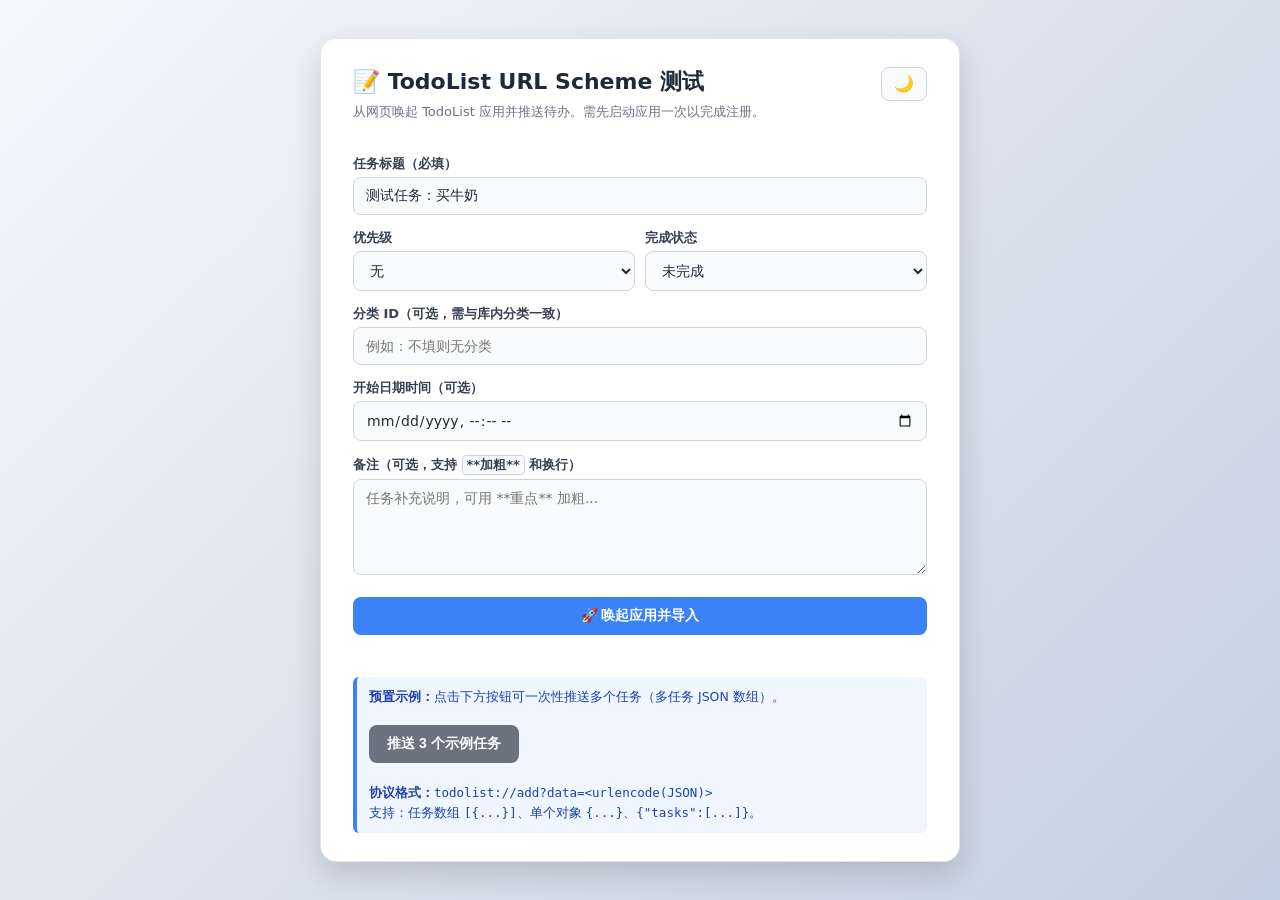
<file: tests/url_scheme_test.html>
<!DOCTYPE html>
<html lang="zh-CN">
<head>
    <meta charset="UTF-8">
    <meta name="viewport" content="width=device-width, initial-scale=1.0">
    <title>TodoList URL Scheme 测试页</title>
    <style>
        :root {
            --bg-page: linear-gradient(135deg, #f5f7fa 0%, #c3cfe2 100%);
            --card-bg: #ffffff;
            --card-border: #e5e7eb;
            --text-main: #1f2937;
            --text-sub: #6b7280;
            --label: #374151;
            --input-bg: #f9fafb;
            --input-border: #d1d5db;
            --input-focus: #3b82f6;
            --note-bg: #eff6ff;
            --note-border: #3b82f6;
            --note-text: #1e40af;
            --code-bg: #0f172a;
            --code-text: #7dd3fc;
            --btn-primary: #3b82f6;
            --btn-secondary: #6b7280;
            --status: #059669;
        }

        html[data-theme="dark"] {
            --bg-page: linear-gradient(135deg, #111827 0%, #1f2937 100%);
            --card-bg: #1a1a1a;
            --card-border: #333;
            --text-main: #e5e7eb;
            --text-sub: #9ca3af;
            --label: #d1d5db;
            --input-bg: #222;
            --input-border: #404040;
            --input-focus: #60a5fa;
            --note-bg: #1e293b;
            --note-border: #60a5fa;
            --note-text: #93c5fd;
            --code-bg: #000;
            --code-text: #7dd3fc;
            --btn-primary: #3b82f6;
            --btn-secondary: #4b5563;
            --status: #34d399;
        }

        * { box-sizing: border-box; }
        body {
            font-family: 'Segoe UI', 'Microsoft YaHei', system-ui, sans-serif;
            background: var(--bg-page);
            margin: 0;
            min-height: 100vh;
            display: flex;
            align-items: center;
            justify-content: center;
            padding: 20px;
            transition: background .3s;
        }
        .card {
            background: var(--card-bg);
            border: 1px solid var(--card-border);
            border-radius: 16px;
            box-shadow: 0 12px 30px rgba(0, 0, 0, 0.15);
            max-width: 640px;
            width: 100%;
            padding: 28px 32px;
            transition: background .3s, border-color .3s;
        }
        .head-row {
            display: flex;
            align-items: flex-start;
            justify-content: space-between;
            gap: 12px;
        }
        h1 { font-size: 22px; margin: 0 0 6px; color: var(--text-main); }
        .sub { color: var(--text-sub); font-size: 13px; margin: 0 0 20px; }
        .theme-toggle {
            border: 1px solid var(--input-border);
            background: var(--input-bg);
            color: var(--text-main);
            border-radius: 8px;
            padding: 8px 12px;
            cursor: pointer;
            font-size: 16px;
            line-height: 1;
            flex-shrink: 0;
            transition: background .2s, border-color .2s;
        }
        .theme-toggle:hover { border-color: var(--input-focus); }
        label { display: block; font-size: 13px; font-weight: 600; color: var(--label); margin: 14px 0 4px; }
        input[type="text"], textarea, select, input[type="datetime-local"] {
            width: 100%;
            padding: 10px 12px;
            border: 1px solid var(--input-border);
            border-radius: 8px;
            font-size: 14px;
            font-family: inherit;
            background: var(--input-bg);
            color: var(--text-main);
            transition: border-color .15s;
        }
        input:focus, textarea:focus, select:focus { outline: none; border-color: var(--input-focus); background: var(--card-bg); }
        textarea { min-height: 96px; resize: vertical; }
        .row { display: flex; gap: 10px; }
        .row > div { flex: 1; }
        .btn {
            display: inline-block;
            padding: 10px 18px;
            border: none;
            border-radius: 8px;
            font-size: 14px;
            font-weight: 600;
            cursor: pointer;
            color: #fff;
            margin-top: 18px;
            transition: transform .1s, opacity .15s;
        }
        .btn:hover { opacity: .92; }
        .btn:active { transform: scale(.98); }
        .btn.primary { background: var(--btn-primary); width: 100%; }
        .btn.secondary { background: var(--btn-secondary); }
        .preview {
            margin-top: 14px;
            background: var(--code-bg);
            color: var(--code-text);
            border-radius: 8px;
            padding: 12px;
            font-family: 'JetBrains Mono', 'Fira Code', monospace;
            font-size: 11px;
            word-break: break-all;
            white-space: pre-wrap;
            max-height: 110px;
            overflow-y: auto;
            display: none;
        }
        .note {
            background: var(--note-bg);
            border-left: 4px solid var(--note-border);
            padding: 10px 12px;
            border-radius: 6px;
            font-size: 12.5px;
            color: var(--note-text);
            margin-top: 14px;
            line-height: 1.6;
        }
        .status { margin-top: 10px; font-size: 13px; color: var(--status); min-height: 18px; }
        .tag { display: inline-block; background: var(--input-bg); border: 1px solid var(--input-border); border-radius: 4px; padding: 0 4px; }
    </style>
</head>
<body>
    <div class="card">
        <div class="head-row">
            <div>
                <h1>📝 TodoList URL Scheme 测试</h1>
                <p class="sub">从网页唤起 TodoList 应用并推送待办。需先启动应用一次以完成注册。</p>
            </div>
            <button class="theme-toggle" id="theme-toggle" title="切换夜间模式">🌙</button>
        </div>

        <label for="title">任务标题（必填）</label>
        <input type="text" id="title" value="测试任务：买牛奶" placeholder="例如：写季度总结">

        <div class="row">
            <div>
                <label for="priority">优先级</label>
                <select id="priority">
                    <option value="none">无</option>
                    <option value="low">低</option>
                    <option value="medium">中</option>
                    <option value="high">高</option>
                </select>
            </div>
            <div>
                <label for="completed">完成状态</label>
                <select id="completed">
                    <option value="false">未完成</option>
                    <option value="true">已完成</option>
                </select>
            </div>
        </div>

        <label for="category_id">分类 ID（可选，需与库内分类一致）</label>
        <input type="text" id="category_id" placeholder="例如：不填则无分类">

        <label for="due_date">开始日期时间（可选）</label>
        <input type="datetime-local" id="due_date" value="">

        <label for="description">备注（可选，支持 <span class="tag">**加粗**</span> 和换行）</label>
        <textarea id="description" placeholder="任务补充说明，可用 **重点** 加粗..."></textarea>

        <button class="btn primary" id="launch">🚀 唤起应用并导入</button>

        <div class="preview" id="preview"></div>
        <div class="status" id="status"></div>

        <div class="note">
            <strong>预置示例：</strong>点击下方按钮可一次性推送多个任务（多任务 JSON 数组）。<br>
            <button class="btn secondary" id="multi">推送 3 个示例任务</button><br>
            <br>
            <strong>协议格式：</strong><code>todolist://add?data=&lt;urlencode(JSON)&gt;</code><br>
            支持：任务数组 <code>[{...}]</code>、单个对象 <code>{...}</code>、<code>{"tasks":[...]}</code>。
        </div>
    </div>

    <script>
        const $ = (id) => document.getElementById(id);

        // ---------- 夜间模式 ----------
        const themeBtn = $('theme-toggle');
        const savedTheme = localStorage.getItem('test_page_theme') || 'light';
        function applyTheme(theme) {
            document.documentElement.setAttribute('data-theme', theme);
            themeBtn.textContent = theme === 'dark' ? '☀️' : '🌙';
            localStorage.setItem('test_page_theme', theme);
        }
        applyTheme(savedTheme);
        themeBtn.addEventListener('click', () => {
            const current = document.documentElement.getAttribute('data-theme');
            applyTheme(current === 'dark' ? 'light' : 'dark');
        });

        // ---------- URL 推送 ----------
        function buildSingle() {
            const task = {
                title: $('title').value.trim() || '未命名任务',
                description: $('description').value.trim(),
                completed: $('completed').value === 'true',
                priority: $('priority').value,
            };
            if ($('category_id').value.trim()) task.category_id = $('category_id').value.trim();
            if ($('due_date').value) task.due_date = $('due_date').value.replace('T', ' ');
            return task;
        }

        function buildMulti() {
            return [
                { title: '高优先级示例', description: '来自测试页 **重点** 任务', completed: false, priority: 'high', due_date: '2027-01-01 09:00' },
                { title: '已完成示例', description: '已完成', completed: true, priority: 'medium' },
                { title: '普通示例', description: '默认无优先级无分类', priority: 'none' },
            ];
        }

        function makeUrl(payload) {
            const json = JSON.stringify(payload);
            return 'todolist://add?data=' + encodeURIComponent(json);
        }

        function showPreview(url) {
            const el = $('preview');
            el.style.display = 'block';
            el.textContent = url;
        }

        function launch(url) {
            showPreview(url);
            $('status').textContent = '已尝试唤起应用，请查看 TodoList 是否弹出提示...';
            // 用一个隐藏 iframe 触发自定义协议（比 location 更稳，避免页面跳转）
            const iframe = document.createElement('iframe');
            iframe.style.display = 'none';
            iframe.src = url;
            document.body.appendChild(iframe);
            setTimeout(() => iframe.remove(), 1500);
        }

        $('launch').addEventListener('click', () => launch(makeUrl(buildSingle())));
        $('multi').addEventListener('click', () => launch(makeUrl(buildMulti())));
    </script>
</body>
</html>
</file>
<file: frontend/css/global.css>
/* 全局样式重置 */
* {
    margin: 0;
    padding: 0;
    box-sizing: border-box;
}

/* 根变量定义 */
:root {
    /* 颜色系统 */
    --primary-color: #007bff;
    --primary-hover: #0056b3;
    --secondary-color: #6c757d;
    --success-color: #28a745;
    --warning-color: #ffc107;
    --danger-color: #dc3545;
    --info-color: #17a2b8;

    /* 优先级颜色 */
    --priority-high: #dc3545;
    --priority-medium: #ffc107;
    --priority-low: #28a745;
    --priority-none: #6c757d;

    /* 背景色 */
    --bg-primary: #ffffff;
    --bg-secondary: #f8f9fa;
    --bg-tertiary: #e9ecef;
    --bg-dark: #343a40;
    --bg-darker: #212529;
    --bg-color: transparent; /* 定义可切换变量 */

    /* 文字颜色 */
    --text-primary: #212529;
    --text-secondary: #6c757d;
    --text-muted: #adb5bd;
    --text-white: #ffffff;
    --text-color: #212529; /* 定义可切换变量 */

    /* 边框 */
    --border-color: #dee2e6;
    --border-light: #f1f3f4;
    --border-style: solid;
    --border-width: 1px;
    --border-radius: 8px;
    --border-radius-sm: 4px;
    --border-radius-lg: 12px;

    /* 阴影 */
    --shadow-sm: 0 1px 3px rgba(0,0,0,0.1);
    --shadow: 0 2px 8px rgba(0,0,0,0.1);
    --shadow-lg: 0 4px 16px rgba(0,0,0,0.15);
    --shadow-xl: 0 8px 32px rgba(0,0,0,0.2);

    /* 间距 */
    --spacing-xs: 4px;
    --spacing-sm: 8px;
    --spacing-md: 16px;
    --spacing-lg: 24px;
    --spacing-xl: 32px;
    --spacing-xxl: 48px;

    /* 字体 */
    --font-size: 14px;
    --font-family: -apple-system, BlinkMacSystemFont, 'Segoe UI', Roboto, 'Helvetica Neue', Arial, sans-serif;
    --font-size-xs: 12px;
    --font-size-sm: 14px;
    --font-size-base: 16px;
    --font-size-lg: 18px;
    --font-size-xl: 20px;
    --font-size-xxl: 24px;

    /* 过渡 */
    --transition: all 0.3s ease;
    --transition-fast: all 0.15s ease;

    /* 高度&宽度 */
    --height: auto;
    --width: auto;
}

/* 主题切换动画 */
* {
    transition: background-color 0.3s ease, color 0.3s ease, border-color 0.3s ease, box-shadow 0.3s ease;
}

/* 滚动条样式 */
::-webkit-scrollbar {
    width: 8px;
    height: 8px;
}

::-webkit-scrollbar-track {
    background-color: var(--bg-secondary);
}

::-webkit-scrollbar-thumb {
    background-color: var(--border-color);
    border-radius: 4px;
}

::-webkit-scrollbar-thumb:hover {
    background-color: var(--text-muted);
}

/* 焦点指示器 */
:focus-visible {
    outline: 2px solid var(--primary-color);
    outline-offset: 2px;
}

/* 选择文本样式 */
::selection {
    background-color: var(--primary-color);
    color: white;
}

/* 基础样式 */
body {
    font-family: var(--font-family);
    font-size: var(--font-size-base);
    line-height: 1.5;
    color: var(--text-primary);
    background-color: var(--bg-primary);
    transition: var(--transition);
}

/* 重置select的所有原生样式以统一Mac和Windows样式 */
select {
    -webkit-appearance: none;
    -moz-appearance: none;
    appearance: none;
    box-sizing: border-box;
    padding: var(--spacing-sm) var(--spacing-md);
    line-height: 1.4;
    border: 1px solid #ccc;
    border-radius: 6px;
    background-color: #fff;
    background-image: url('data:image/svg+xml;utf8,<svg xmlns="http://www.w3.org/2000/svg" width="16" height="16" viewBox="0 0 24 24" fill="none" stroke="%23666" stroke-width="2" stroke-linecap="round" stroke-linejoin="round"><polyline points="6 9 12 15 18 9"/></svg>');
    background-repeat: no-repeat;
    background-position: right 12px center;
    background-size: 16px;
    cursor: pointer;
    transition: border-color 0.2s;
}
select::-ms-expand {
    display: none;
}
select:hover {
    border-color: #999;
}
select:focus {
    outline: none;
    border-color: #4A90E2;
    box-shadow: 0 0 0 3px rgba(74, 144, 226, 0.15);
}

/* 消除 SVG 作为行内元素的默认底边距坑 */
svg {
    display: block;
}
</file>
<file: frontend/css/media.css>
/* 响应式设计 */
/* 小屏幕适配 */
@media (max-width: 480px) {
    .desktop-only {
        display: none !important;
    }

    .mobile-only {
        display: flex !important;
    }

    .color-picker {
        gap: var(--spacing-sm) !important;
    }

    .color-presets {
        gap: var(--spacing-xs) !important;
    }

    #confirm-dialog .modal-content {
        width: 98%;
        max-width: 280px !important;
        margin: 2px;
        max-height: 50vh !important;
        border-radius: var(--border-radius-sm);
        padding: var(--spacing-sm);
    }

    #task-modal .modal-content,
    #confirm-dialog.view-modal .modal-content,
    #settings-modal .modal-content,
    #data-sync-modal .modal-content,
    #category-modal .modal-content {
        width: 100% !important;
        height: 100% !important;
        padding: var(--spacing-sm);
        border-radius: unset !important;
        max-width: unset !important;
        max-height: unset !important;
        margin: 0px;
    }

    .modal-header {
        padding: var(--spacing-xs) !important;
    }

    .modal-header h2 {
        padding-bottom: 2px;
        display: block;
        font-size: 0.83em;
    }

    .modal-body {
        padding: var(--spacing-xs) !important;
        flex: 1;
        overflow-y: auto;
    }

    .modal-body p {
        font-size: var(--font-size-xs) !important;
        padding: var(--spacing-sm) var(--spacing-xs);
    }

    .modal-footer {
        padding: var(--spacing-sm) !important;
        gap: var(--spacing-xs);
        padding-bottom: 0px !important;
    }

    .form-group {
        margin-bottom: var(--spacing-xs) !important;
    }

    .form-group label {
        font-size: var(--font-size-xs);
        margin-bottom: 0px !important;
    }

    .form-group input,
    .form-group textarea,
    .form-group select {
        padding: var(--spacing-xs) !important;
        font-size: var(--font-size-xs) !important;
    }

    .form-group select,
    .form-group input[type="datetime-local"],
    .form-group input[type="number"],
    .form-group input[type="text"],
    .form-group input[type="time"] {
        font-size: var(--font-size-xs) !important;
        height: 30px !important;
    }

    .recurring-options .form-row {
        flex-direction: column;
        gap: var(--spacing-sm);
    }

    .more-options-content, .recurring-options {
        margin-top: var(--spacing-xs) !important;
    }

    .panel-section .action-btn {
        padding: var(--spacing-sm) !important;
        border-radius: var(--border-radius) !important;
        font-weight: 500 !important;
    }

    .modal-footer button {
        width: auto !important;
    }

    .edit-notice {
        padding: var(--spacing-xs) !important;
    }

    .datetime-error {
        font-size: var(--font-size-xs) !important;
    }

    .sidebar {
        position: fixed;
        left: -280px;
        top: 0;
        bottom: 0;
        z-index: 1000;
        transition: left 0.3s ease;
    }

    .sidebar.open {
        left: 0;
    }

    .sidebar-overlay.show {
        display: block;
    }

    /* 适配右侧搜索栏高度 */
    .sidebar-header {
        min-height: auto !important;
        max-height: 84px !important;
    }

    #mobile-menu-btn {
        display: block !important;
        align-self: flex-start;
    }

    /* 隐藏搜索栏和筛选栏 */
    .search-container,
    .action-buttons {
        display: none !important;
    }

    /* 显示更多按钮 */
    #more-menu-btn {
        display: block !important;
        margin-left: auto;
    }

    /* 调整头部布局 */
    .app-header {
        justify-content: space-between;
        padding: 4px 6px !important;
        gap: 4px !important;
        min-height: auto !important;
        border-bottom: 1px solid var(--border-color);
    }

    .action-buttons {
        display: flex;
        gap: var(--spacing-xs);
        width: 100%;
        align-items: stretch;
        flex-wrap: nowrap;
    }

    /* 优先级筛选器占满第一行 */
    .priority-filter {
        grid-column: 1 / -1;
    }

    /* 更多菜单弹窗样式 */
    .more-menu-modal {
        display: none;
        position: fixed;
        top: 0;
        left: 0;
        right: 0;
        bottom: 0;
        background-color: rgba(0, 0, 0, 0.5);
        z-index: 1000;
        align-items: flex-start;
        justify-content: flex-end;
        padding: 56px 16px 16px 16px;
    }

    .more-menu-modal.show {
        display: flex;
    }

    .more-menu-content {
        background-color: var(--bg-primary);
        border-radius: var(--border-radius-lg);
        box-shadow: var(--shadow-lg);
        width: 100%;
        max-width: 300px;
        animation: slideInFromRight 0.3s ease;
    }

    @keyframes slideInFromRight {
        from {
            transform: translateX(100%);
        }
        to {
            transform: translateX(0);
        }
    }

    .more-menu-header {
        padding: var(--spacing-md);
        border-bottom: 1px solid var(--border-color);
        display: flex;
        justify-content: space-between;
        align-items: center;
    }

    .more-menu-title {
        font-size: var(--font-size-lg);
        font-weight: 600;
        color: var(--text-primary);
    }

    .more-menu-list {
        list-style: none;
        padding: 0;
        margin: 0;
    }

    .more-menu-item {
        padding: 0;
    }

    .more-menu-link {
        display: flex;
        align-items: center;
        gap: var(--spacing-md);
        padding: var(--spacing-md);
        text-decoration: none;
        color: var(--text-primary);
        transition: var(--transition-fast);
        border-bottom: 1px solid var(--border-light);
    }

    .more-menu-link:last-child {
        border-bottom: none;
    }

    .more-menu-link:hover {
        background-color: var(--bg-secondary);
    }

    .more-menu-link.active {
        background-color: var(--primary-color);
        color: white;
    }

    .more-menu-icon {
        font-size: var(--font-size-lg);
        width: 24px;
        text-align: center;
    }

    .more-menu-text {
        flex: 1;
        font-size: var(--font-size-base);
    }

    /* 更多菜单弹窗样式 */
    .more-menu-modal {
        display: none;
        position: fixed;
        top: 0;
        left: 0;
        right: 0;
        bottom: 0;
        background-color: rgba(0, 0, 0, 0.5);
        z-index: 1000;
        align-items: flex-start;
        justify-content: flex-end;
        padding: 56px 16px 16px 16px;
    }

    .more-menu-modal.show {
        display: flex;
    }

    .more-menu-content {
        background-color: var(--bg-primary);
        border-radius: var(--border-radius-lg);
        box-shadow: var(--shadow-lg);
        width: 100%;
        max-width: 300px;
        animation: slideInFromRight 0.3s ease;
    }

    @keyframes slideInFromRight {
        from {
            transform: translateX(100%);
        }
        to {
            transform: translateX(0);
        }
    }

    .more-menu-header {
        padding: var(--spacing-md);
        border-bottom: 1px solid var(--border-color);
        display: flex;
        justify-content: space-between;
        align-items: center;
    }

    .more-menu-title {
        font-size: var(--font-size-lg);
        font-weight: 600;
        color: var(--text-primary);
    }

    .more-menu-list {
        list-style: none;
        padding: 0;
        margin: 0;
    }

    .more-menu-item {
        padding: 0;
    }

    .more-menu-link {
        display: flex;
        align-items: center;
        gap: var(--spacing-md);
        padding: var(--spacing-md);
        text-decoration: none;
        color: var(--text-primary);
        transition: var(--transition-fast);
        border-bottom: 1px solid var(--border-light);
    }

    .more-menu-link:last-child {
        border-bottom: none;
    }

    .more-menu-link:hover {
        background-color: var(--bg-secondary);
    }

    .more-menu-link.active {
        background-color: var(--primary-color);
        color: white;
    }

    .more-menu-icon {
        font-size: var(--font-size-lg);
        width: 24px;
        text-align: center;
    }

    .more-menu-text {
        flex: 1;
        font-size: var(--font-size-base);
    }

    /* 状态和日期筛选器并排 */
    .status-filter,
    .due-date-filter {
        grid-column: auto;
    }

    /* 筛选器样式优化 */
    .view-filter,
    .priority-filter,
    .status-filter,
    .due-date-filter {
        width: 100%;
        min-width: 0;
        font-size: 10px !important;
        padding: var(--spacing-xs) !important;
        text-align: center;
        white-space: nowrap;
        overflow: hidden;
        text-overflow: ellipsis;
        border-radius: var(--border-radius-sm);
        min-height: 28px !important;
    }

    /* 筛选器hover效果优化 */
    .view-filter:hover,
    .priority-filter:hover,
    .status-filter:hover,
    .due-date-filter:hover {
        transform: translateY(-1px);
        box-shadow: 0 2px 4px rgba(0, 123, 255, 0.2);
    }

    /* 小屏幕任务项优化 */
    .tasks-container {
        padding: var(--spacing-xs);
    }

    .tasks-list {
        display: flex !important;
        flex-direction: column;
        gap: var(--spacing-sm) !important;
        min-width: 0px !important;
    }

    .task-header {
        gap: 8px !important;
        width: 100%;
        height: 100%;
        background-color: var(--bg-primary);
        padding: 12px;
        box-sizing: border-box;
        z-index: 2;
        box-shadow: 0 2px 4px rgba(0,0,0,0.1);
    }

    .task-title {
        font-size: 16px !important;
        font-weight: 600 !important;
        margin-bottom: 3px !important;
        line-height: 1.3 !important;
    }

    .task-description {
        font-size: 12px !important;
        line-height: 1.4 !important;
        margin-bottom: 4px !important;
    }

    .task-meta {
        gap: 6px !important;
        display: flex !important;
        align-items: center;
        flex-wrap: wrap;
        width: auto !important;
        max-width: none !important;
    }

    .task-due-date {
        font-size: 12px !important;
    }

    .task-checkbox {
        width: 20px !important;
        height: 20px !important;
        margin: 14px 0;
    }

    .task-checkbox.checked {
        background-color: var(--primary-color);
        border-color: var(--primary-color);
    }

    .task-checkbox.checked::after {
        font-size: 8px !important;
        content: '✓';
        color: white;
        font-weight: bold;
    }

    /* 移动端隐藏分页组件 */
    .pagination {
        display: none;
    }

    .calendar-background-month {
        left: 50%;
    }

    /* 移动端加载更多指示器 */
    .loading-more {
        padding: var(--spacing-md);
    }

    .loading-more .loading-spinner {
        width: 20px;
        height: 20px;
        border-width: 2px;
    }

    .loading-more span {
        font-size: var(--font-size-xs);
    }

    /* 已经到底了提示 */
    .no-more-tasks {
        display: flex;
        align-items: center;
        justify-content: center;
        gap: var(--spacing-sm);
        padding: var(--spacing-lg);
        color: var(--text-secondary);
        font-size: var(--font-size-sm);
    }

    .no-more-text {
        color: var(--text-secondary);
    }

    .data-transfer-modal-content, .data-sync-modal-content {
        width: 95%;
        max-width: none;
        margin: 10px auto;
    }

    .tasks-header {
        display: none !important;
    }

    .small-screen-task-item.completed .task-title {
        text-decoration: line-through;
        color: var(--text-secondary);
    }

    .task-tags {
        display: flex !important;
        flex-wrap: wrap;
        gap: var(--spacing-xs) !important;
        width: auto !important;
        max-width: none !important;
    }

    .task-actions {
        display: flex !important;
        transition: var(--transition-fast);
        position: absolute !important;
        top: 0;
        right: 0 !important;
        width: 80px !important;
        max-width: none !important;
        height: 100%;
        color: white;
        justify-content: center;
        border-radius: 0 8px 8px 0;
        z-index: 1 !important;
        font-weight: bold;
        margin: 1px;
        gap: 0 !important;
        padding: 0px !important;
    }

    .task-actions .btn {
        font-size: 12px !important;
        border: 1px solid transparent !important;
        border-radius: 0 !important;
    }

    .task-actions .btn.view {
        background-color: var(--primary-color);
    }

    .task-actions .btn.edit {
        background-color: var(--warning-color);
    }

    .task-actions .btn.delete {
        background-color: var(--danger-color);
    }

    .task-actions .btn:hover {
        border-color: var(--primary-color);
        color: var(--primary-color);
    }

    .task-actions .btn.delete:hover {
        border-color: var(--danger-color);
        color: var(--danger-color);
    }

    .panel-section {
        padding: var(--spacing-md) 0 !important;
    }

    .panel-section h3 {
        font-size: var(--font-size-base) !important;
    }

    .data-summary p {
        font-size: var(--font-size-xs) !important;
        padding: 0px !important;
    }
}

/* 中屏幕适配 */
@media (min-width: 481px) and (max-width: 768px) {
    .sidebar {
        position: fixed;
        left: -280px;
        top: 0;
        bottom: 0;
        z-index: 1000;
        transition: left 0.3s ease;
    }

    .sidebar.open {
        left: 0;
    }

    .sidebar-overlay.show {
        display: block;
    }

    .desktop-only {
        display: block;
    }

    .main-content {
        margin-left: 0;
    }

    .app-header {
        flex-direction: column;
        gap: var(--spacing-md);
        padding: var(--spacing-sm);
        align-items: stretch;
    }

    .search-container {
        max-width: 100%;
        width: 100%;
    }

    .action-buttons {
        width: 100%;
    }

    .tasks-list {
        gap: var(--spacing-sm);
    }

    .task-item {
        padding: var(--spacing-md);
        min-height: 100px !important;
    }

    .task-title {
        font-size: var(--font-size-base);
        line-height: 1.4;
    }

    .task-description {
        font-size: var(--font-size-sm);
        line-height: 1.5;
    }

    .task-meta {
        gap: var(--spacing-sm);
    }

    #mobile-menu-btn {
        display: flex !important;
        align-self: flex-start;
    }

        .datetime-group .datetime-inputs {
        grid-template-columns: 1fr 1fr;
        gap: var(--spacing-sm);
    }

    .input-wrapper input {
        padding-right: var(--spacing-lg);
    }

    .more-options-section {
        margin-top: 2px;
        padding-top: 2px;
    }

    .calendar-background-month {
        left: 50%;
    }
}

/* 移动端(手机&平板)适配 */
/* 基于触摸设备检测 */
@media (max-width: 768px) and (hover: none) and (pointer: coarse) {
    .desktop-only {
        display: none !important;
    }

    .mobile-only {
        display: flex !important;
    }

    .mobile-unshown-item {
        display: none !important;
    }

    .mobile-shown-item {
        display: flex !important;
    }
}
</file>
<file: frontend/css/main.css>
/* 针对 Firefox 的额外调整（Firefox 对 select 的 padding 处理稍不同） */
@-moz-document url-prefix() {
    select {
        padding-top: 8px;
        padding-bottom: 8px;
    }
}

/* 应用容器 */
.app-container {
    display: flex;
    height: 100vh !important;
    min-height: fit-content;
    overflow: hidden;
    margin: 0;
    max-width: 100%;
}

/* 侧边栏 */
.sidebar {
    height: 100%;
    width: 280px;
    background-color: var(--bg-primary);
    border-right: 1px solid var(--border-color);
    display: flex;
    flex-direction: column;
    overflow-y: auto;
    transition: var(--transition);
}

.sidebar-header {
    flex-shrink: 0;
    padding: var(--spacing-lg);
    border-bottom: 1px solid var(--border-color);
    display: flex;
    justify-content: space-between;
    align-items: center;
    max-height: 70px !important;
}

.sidebar-header-actions {
    display: flex;
    gap: var(--spacing-sm);
    align-items: center;
}

.app-title {
    font-size: var(--font-size-xl);
    font-weight: 600;
    color: var(--primary-color);
}

.setting-section {
    margin-bottom: var(--spacing-xl);
}

.setting-section h3 {
    margin-bottom: var(--spacing-md);
    color: var(--text-primary);
    font-size: var(--font-size-lg);
    font-weight: 600;
}

.setting-item {
    display: flex;
    justify-content: space-between;
    align-items: center;
    padding: var(--spacing-md);
    background-color: var(--bg-secondary);
    border-radius: var(--border-radius);
    margin-bottom: var(--spacing-sm);
    transition: var(--transition-fast);
}

.setting-item:hover {
    background-color: var(--bg-tertiary);
}

.setting-label {
    display: flex;
    align-items: center;
    gap: var(--spacing-md);
}

.setting-icon {
    font-size: var(--font-size-lg);
}

.setting-text {
    font-weight: 500;
    color: var(--text-primary);
}

.mobile-shown-item {
    display: none;
}

/* 开关按钮样式 */
.switch {
    position: relative;
    display: flex;
    justify-content: center;
    align-items: center;
    width: 60px;
    height: 34px;
}

.switch input {
    opacity: 0;
    width: 0;
    height: 0;
}

.slider {
    position: absolute;
    cursor: pointer;
    top: 0;
    left: 0;
    right: 0;
    bottom: 0;
    background-color: var(--bg-tertiary);
    transition: var(--transition-fast);
    border-radius: 34px;
}

.slider:before {
    position: absolute;
    content: "";
    height: 26px;
    width: 26px;
    left: 4px;
    bottom: 4px;
    background-color: white;
    transition: var(--transition-fast);
    border-radius: 50%;
}

input:checked + .slider {
    background-color: var(--primary-color);
}

input:checked + .slider:before {
    transform: translateX(26px);
}

/* 语言切换开关特殊样式 */
.language-switch .language-indicator {
    position: absolute;
    top: 50%;
    transform: translateY(-50%);
    font-size: var(--font-size-sm);
    font-weight: 500;
    transition: var(--transition-fast);
    pointer-events: none;
    z-index: 2;
}

/* 未选中状态 - 显示中文 */
.language-switch:not(.checked) .language-indicator {
    left: 34px;
    right: auto;
    color: var(--text-primary);
}

/* 选中状态 - 显示英文 */
.language-switch.checked .language-indicator {
    left: auto;
    right: 34px;
    color: white;
}

/* 统计信息 */
.stats-container {
    flex-shrink: 0;
    padding: var(--spacing-lg);
}

/* 分类和标签部分 */
.categories-section, .tags-section {
    flex: 1;
    flex-shrink: 0;
    padding: var(--spacing-lg);
    border-top: 1px solid var(--border-color);
}

#show-tags {
    color: var(--primary-color);
    display: inline-flex;  /* 保持行内显示，同时启用 Flex 布局 */
    align-items: center;   /* 核心：让子元素（SVG和文字）垂直居中 */
    gap: 4px;              /* 可选：设置图标与文字之间的间距 */
    vertical-align: middle;/* 确保整个 #show-tags 与右侧的 .tags-list 对齐 */
}

.categories-section .categories-section-header {
    margin-bottom: var(--spacing-md);
}

.categories-section .categories-section-title {
    margin-bottom: var(--spacing-md);
    color: var(--text-primary);
    font-size: var(--font-size-lg);
    font-weight: bold;
    unicode-bidi: isolate;
}

.category-list {
    margin-bottom: var(--spacing-md);
}

.category-item-btn {
    display: flex;
    justify-content: space-between !important;
    margin-bottom: 0 !important;
}

.category-item-btn:hover {
    filter: none !important;
    background-color: var(--bg-tertiary) !important;
}

.category-item-btn.active {
    background-color: var(--primary-color) !important;
    color: white;
}

.category-item-btn.active .category-count {
    background-color: rgba(255,255,255,0.2);
    color: white;
}

/* 分类项包装器 */
.category-item-wrapper {
    position: relative;
    display: flex;
    align-items: center;
}

/* 分类删除按钮 */
.category-delete-btn {
    right: 8px; /* 移到更右边，覆盖数字位置 */
    z-index: 20; /* 高于数字的层级，可以覆盖数字 */
}

/* 分类编辑按钮 */
.category-edit-btn {
    right: 45px; /* 调整位置，避免与删除按钮重叠 */
    z-index: 15; /* 高于数字，但低于删除按钮 */
}

.category-edit-btn, .category-delete-btn {
    opacity: 0;
    display: flex;
    position: absolute;
    top: 50%;
    transform: translateY(-50%);
}

.category-edit-btn:hover, .category-delete-btn:hover {
    opacity: 1 !important;
}

/* 分类计数器样式 - 右对齐 */
.category-count {
    background-color: var(--bg-tertiary);
    color: var(--text-secondary);
    padding: 2px 8px;
    border-radius: 12px;
    font-size: var(--font-size-xs);
    font-weight: 500;
    transition: opacity 0.3s ease, visibility 0.3s ease;
    flex-shrink: 0;
    margin-left: var(--spacing-md);
}

/* 开源项目说明部分 */
.contact-author-section {
    flex-shrink: 0;
    margin-top: auto;
    padding: var(--spacing-md) var(--spacing-lg);
    border-top: 1px solid var(--border-color);
}

.open-source-note {
    color: var(--text-muted);
    font-size: var(--font-size-xs);
    line-height: 1.5;
    display: block;
    text-align: center;
}

.panel-section {
    padding: var(--spacing-lg) 0;
    border-bottom: 1px solid var(--border-color);
}

.panel-section:last-child {
    border-bottom: none;
}

.panel-section h3 {
    margin-bottom: var(--spacing-md);
    color: var(--text-primary);
    font-size: var(--font-size-lg);
}

.data-summary {
    background-color: var(--bg-secondary);
    padding: var(--spacing-md);
    border-radius: var(--border-radius);
    border: 1px solid var(--border-color);
}

.data-summary p {
    margin: var(--spacing-xs) 0;
    color: var(--text-secondary);
}

.data-summary strong {
    color: var(--text-primary);
}

.action-btn {
    width: 100%;
    padding: var(--spacing-md);
    border: none;
    border-radius: var(--border-radius);
    cursor: pointer;
    font-weight: 500;
    font-size: var(--font-size-base);
    transition: var(--transition);
}

.panel-section .action-btn {
    padding: var(--spacing-sm) var(--spacing-lg);
}

/* 主内容区 */
.main-content {
    flex: 1;
    display: flex;
    flex-direction: column;
    overflow: hidden;
    background-color: var(--bg-primary);
}

/* 应用头部 */
.app-header {
    padding: var(--spacing-md);
    border-bottom: 1px solid var(--border-color);
    display: flex;
    justify-content: space-between;
    align-items: center;
    gap: var(--spacing-md);
    flex-wrap: wrap;
}

.search-container {
    display: flex;
    flex: 1;
}

.search-input-wrapper {
    display: flex;
    flex: 1;
    position: relative;
}

.search-input {
    flex: 1;
    min-width: 60px;
    padding: var(--spacing-xs);
    border: none;
    border-radius: 0;
    background-color: var(--bg-primary);
    color: var(--text-primary);
    font-size: var(--font-size-base);
}

.search-input:focus {
    outline: none;
    border-color: var(--primary-color);
}

#search-btn {
    border-left: none;
    border-radius: 0 var(--border-radius-sm) var(--border-radius-sm) 0;
}

/* 标签搜索输入框（chips 模式） */
.search-tag-wrapper {
    flex-wrap: wrap;
    align-items: center;
    gap: 4px;
    padding: 3px 28px 3px 6px;
    border: 1px solid var(--border-color);
    border-radius: var(--border-radius-sm) 0 0 var(--border-radius-sm);
    background-color: var(--bg-primary);
    cursor: text;
    transition: border-color var(--transition-fast);
}

.search-tag-wrapper:focus-within {
    border-color: var(--primary-color);
}

.search-chip {
    display: inline-flex;
    align-items: center;
    padding: 2px 4px 2px 8px;
    border-radius: 11px;
    border: 1px solid;
    font-size: var(--font-size-sm);
    font-weight: 500;
    line-height: 1.4;
    color: var(--text-primary);
    border-color: var(--primary-color);
    user-select: none;
    max-width: 220px;
}

.search-chip-label {
    white-space: nowrap;
    overflow: hidden;
    text-overflow: ellipsis;
    color: var(--primary-color);
}

.search-chip-remove {
    width: 8px;
    height: 8px;
    display: flex;
    align-items: center;
    justify-content: center;
    border-radius: 50%;
    font-size: 13px;
    line-height: 1;
    cursor: pointer;
    color: var(--text-muted);
    opacity: 0;
    transition: opacity 0.15s, background-color 0.15s, color 0.15s;
    flex-shrink: 0;
}

.search-chip:hover .search-chip-remove {
    opacity: 0.85;
}

.search-chip-remove:hover {
    opacity: 1;
    background-color: rgba(0, 0, 0, 0.12);
    color: var(--text-primary);
}

/* 子任务搜索建议下拉（输入 ">" 触发，挂载于 .search-input-wrapper 内） */
.subtask-suggestions {
    position: absolute;
    top: 100%;
    left: 0;
    right: 0;
    z-index: 1000;
    background: var(--bg-primary);
    border: 1px solid var(--border-color);
    border-top: none;
    border-radius: 0 0 var(--border-radius-sm) var(--border-radius-sm);
    box-shadow: 0 4px 12px rgba(0, 0, 0, 0.12);
    max-height: 280px;
    overflow-y: auto;
    display: none;
}

.subtask-suggestions.visible {
    display: block;
}

.subtask-suggestion-item {
    display: flex;
    align-items: center;
    gap: 8px;
    padding: 8px 12px;
    cursor: pointer;
    transition: background var(--transition-fast);
}

.subtask-suggestion-item:hover,
.subtask-suggestion-item.active {
    background: var(--bg-tertiary);
}

.subtask-suggestion-title {
    flex: 1;
    overflow: hidden;
    text-overflow: ellipsis;
    white-space: nowrap;
    color: var(--text-primary);
}

.subtask-suggestion-count {
    font-size: var(--font-size-sm);
    color: var(--text-muted);
    background: var(--bg-tertiary);
    padding: 1px 8px;
    border-radius: 10px;
    flex-shrink: 0;
}

.subtask-suggestion-empty {
    padding: 12px;
    text-align: center;
    color: var(--text-muted);
    font-size: var(--font-size-sm);
}

.view-filter,
.priority-filter,
.status-filter,
.due-date-filter {
    padding: var(--spacing-sm) var(--spacing-md);
    border: 1px solid var(--border-color);
    border-radius: var(--border-radius-sm);
    background-color: var(--bg-primary);
    color: var(--text-primary);
    cursor: pointer;
    transition: var(--transition-fast);
}

.view-filter:hover,
.priority-filter:hover,
.status-filter:hover,
.due-date-filter:hover {
    border-color: var(--primary-color);
    box-shadow: 0 0 0 2px rgba(0, 123, 255, 0.1);
}

.action-buttons {
    display: flex;
    gap: var(--spacing-sm);
    align-items: center;
    flex-wrap: wrap;
}

.edit-notice {
    background-color: rgb(255, 243, 205);
    border: 1px solid rgb(255, 234, 167);
    color: rgb(133, 100, 4);
    padding: 8px 12px;
    border-radius: 4px;
    margin-top: 8px;
    font-size: 12px;
    display: flex;
    align-items: center;
    gap: 6px;
}

/* 移动端菜单按钮 */
#mobile-menu-btn {
    display: none;
}

/* 移动端悬浮按钮样式 */
#add-task-fab {
    position: fixed;
    bottom: 24px;
    right: 24px;
    width: 56px;
    height: 56px;
    z-index: 100;
}

.add-task-fab .fab-icon {
    font-size: 32px;
    line-height: 1;
    font-weight: 300;
}

.mobile-only {
    display: none;
}

.only-windows {
  display: block !important;
}

/* 小屏幕更多按钮 */
#more-menu-btn {
    display: none;
}

/* 小屏幕更多菜单弹窗 */
.more-menu-modal {
    display: none;
    position: fixed;
    top: 0;
    left: 0;
    right: 0;
    bottom: 0;
    background-color: rgba(0, 0, 0, 0.5);
    z-index: 1000;
    align-items: flex-start;
    justify-content: flex-end;
    padding: 56px 16px 16px 16px;
}

.more-menu-modal.show {
    display: flex;
}

.more-menu-content {
    background-color: var(--bg-primary);
    border-radius: var(--border-radius-lg);
    box-shadow: var(--shadow-lg);
    width: 100%;
    max-width: 300px;
    animation: slideInFromRight 0.3s ease;
}

@keyframes slideInFromRight {
    from {
        transform: translateX(100%);
    }
    to {
        transform: translateX(0);
    }
}

.more-menu-header {
    padding: var(--spacing-md);
    border-bottom: 1px solid var(--border-color);
    display: flex;
    justify-content: space-between;
    align-items: center;
}

.more-menu-title {
    font-size: var(--font-size-lg);
    font-weight: 600;
    color: var(--text-primary);
}

.more-menu-list {
    list-style: none;
    padding: 0;
    margin: 0;
}

.more-menu-item {
    padding: 0;
}

.more-menu-link {
    display: flex;
    align-items: center;
    gap: var(--spacing-md);
    padding: var(--spacing-md);
    text-decoration: none;
    color: var(--text-primary);
    transition: var(--transition-fast);
    border-bottom: 1px solid var(--border-light);
}

.more-menu-link:last-child {
    border-bottom: none;
}

.more-menu-link:hover {
    background-color: var(--bg-secondary);
}

.more-menu-link.active {
    background-color: var(--primary-color);
    color: white;
}

.more-menu-icon {
    font-size: var(--font-size-lg);
    width: 24px;
    text-align: center;
}

.more-menu-text {
    flex: 1;
    font-size: var(--font-size-base);
}

.group-divider {
  height: 1px;
  background: var(--border-color);
}

/* 侧边栏遮罩层 */
.sidebar-overlay {
    display: none;
    position: fixed;
    top: 0;
    left: 0;
    right: 0;
    bottom: 0;
    background-color: rgba(0, 0, 0, 0.5);
    z-index: 999;
    opacity: 0;
    transition: opacity 0.3s ease;
}

.sidebar-overlay.show {
    display: block;
    opacity: 1;
}

/* 任务容器 */
.tasks-container {
    flex: 1;
    overflow-y: auto;
    overflow-x: auto;
    max-width: 100%;
}

.tasks-list {
    display: table;
    width: 100%;
    border-collapse: collapse;
    table-layout: fixed;  /* 固定表格布局,列宽固定 */
    min-width: 1060px; /* 实现横向滚动布局 */
}

.tasks-header {
    display: table-header-group !important;
}

.tasks-header-row {
    display: table-row;
    /* 列固定位置 */
    position: sticky;
    top: 0;
    z-index: 20;
    background: var(--bg-primary);
    box-shadow: 1px 0 0 0 #ddd, /* 右侧实线边框 */ 2px 0 5px rgba(0,0,0,0.1); /* 阴影增强层次感 */
}

.tasks-header-cell {
    display: table-cell;
    padding: var(--spacing-sm) var(--spacing-md);
    font-size: var(--font-size-sm);
    font-weight: 600;
    color: var(--text-secondary);
    text-transform: uppercase;
    letter-spacing: 0.5px;
}

.tasks-header-cell:nth-child(2) {
    width: 10% !important;
    max-width: 10% !important;
}

.tasks-header-cell:nth-child(3) {
    width: 20% !important;
    max-width: 20% !important;
}

.tasks-header-cell:nth-child(4) {
    width: 15% !important;
    max-width: 15% !important;
}

.tasks-header-cell:last-child {
    width: 15% !important;
    max-width: 15% !important;
    /* 列固定位置 */
    position: sticky;
    right: 0;
    z-index: 10;
    background: linear-gradient(to left, var(--bg-primary) 99%, rgba(0,0,0,0.1));
}

.task-header-content {
    display: flex !important;
    align-items: center;
    gap: var(--spacing-md);
    width: 100%;
    overflow: hidden;
    max-width: 100%;
}

.task-content {
    display: flex;
    flex-direction: column;
    vertical-align: middle;
    flex: 1;
    min-width: 0;
    max-width: 100%;
    overflow: hidden;
}

.task-title {
    font-size: var(--font-size-base);
    font-weight: 500;
    color: var(--text-primary);
    margin-bottom: 0;
    white-space: nowrap;
    overflow: hidden;
    text-overflow: ellipsis;
    line-height: 1.4;
    max-width: 100%;
    padding: 10px 0;
    word-break: break-word;
}

.task-meta {
    display: table-cell;
    vertical-align: middle;
    padding: var(--spacing-sm) var(--spacing-md);
    width: 10%;
    max-width: 10%;
}

.task-due-date-cell {
    display: table-cell !important;
    vertical-align: middle;
    padding: var(--spacing-sm) var(--spacing-md);
    width: 20% !important;
    max-width: 20% !important;
    font-size: var(--font-size-sm);
}

.task-tags {
    display: table-cell;
    vertical-align: middle;
    padding: var(--spacing-sm) var(--spacing-md);
    width: 15%;
    max-width: 15%;
}

.task-tag {
    display: inline-block;
    padding: 2px 8px;
    border-radius: 12px;
    font-size: var(--font-size-xs);
    font-weight: 500;
    color: var(--primary-color);
    border: none;
    cursor: default;
    transition: opacity 0.2s;
    background-color: var(--bg-primary) !important;
    border: 1px solid var(--primary-color);
    white-space: nowrap;
}

.task-tag:hover {
    opacity: 0.8;
}

.task-actions {
    display: table-cell;
    position: sticky;
    right: 0;
    width: 15%;
    z-index: 10;
    vertical-align: middle;
    padding: var(--spacing-sm) var(--spacing-md);
    transition: none;
    max-width: 15%;
    /* 列固定位置 */
    background: linear-gradient(to left, var(--bg-primary) 99%, rgba(0,0,0,0.1));
}

/* 日历视图样式 */
.calendar-container {
    flex: 1;
    overflow-y: auto;
    display: flex;
}

.calendar-prev-month, .calendar-next-month {
    display: flex;
    flex-shrink: 0;         /* 防止被压缩 */
    text-align: center;
    font-size: 6px;
    padding: 2px;
    align-items: center;
}

.calendar-prev-month:hover, .calendar-next-month:hover {
    background-color: var(--secondary-color);
}

.calendar-main-content {
    flex: 1;
    display: flex;
    flex-direction: column;
    padding-bottom: var(--spacing-sm);
}

.calendar-background-month {
    position: absolute;
    top: 50%;
    left: 60%;
    transform: translate(-50%, -50%); /* 实现居中 */
    font-size: 400px;
    font-weight: bold;
    color: #dc354530; /* 半透明文字 */
    letter-spacing: 4px;
    pointer-events: none;         /* 让点击穿透给按钮 */
    user-select: none;            /* 让文字不能被鼠标选中（更干净） */
    z-index: 1;
}

.calendar-days::before {
    background: rgba(0, 0, 0, 0); /* 默认完全透明 */
    transition: background 0.3s ease;
    z-index: 0; /* 层级最低，位于主背景之上，但在文字之下 */
    pointer-events: none; /* 防止这个层挡住点击事件（让点击穿透给父级） */
}

.calendar-days:active::before,
.calendar-days.active::before { /* 支持JS切换类名 */
  background: rgba(0, 0, 0, 0.3); /* 变暗，但不会盖住水印 */
}

.calendar-weekdays {
    display: grid;
    grid-template-columns: repeat(7, 1fr);
    gap: var(--spacing-sm);
    margin: var(--spacing-sm) 0;
    padding: var(--spacing-sm);
    background-color: var(--bg-secondary);
    border-radius: var(--border-radius);
}

.calendar-weekday {
    text-align: center;
    font-weight: 600;
    color: var(--text-secondary);
    padding: var(--spacing-sm);
    font-size: var(--font-size-sm);
}

.calendar-days {
    display: grid;
    grid-template-columns: repeat(7, 1fr);
    flex: 1;
    gap: var(--spacing-sm);
}

.calendar-day {
    min-height: 100px;
    width: 100%;
    padding: var(--spacing-sm);
    background-color: var(--bg-secondary);
    border: 1px solid var(--border-color);
    border-radius: var(--border-radius-sm);
    cursor: pointer;
    transition: var(--transition-fast);
    display: flex;
    flex-direction: column;
    overflow: hidden;
}

.calendar-day:hover {
    background-color: var(--bg-tertiary);
    border-color: var(--primary-color);
    transform: translateY(-2px);
    box-shadow: var(--shadow);
}

.calendar-day.other-month {
    opacity: 0.3;
    pointer-events: none;
}

.calendar-day.today {
    border: 2px solid var(--primary-color);
    background-color: rgba(0, 123, 255, 0.05);
}

.calendar-day.has-tasks {
    background-color: rgba(0, 123, 255, 0.1);
}

.calendar-day-number {
    font-weight: 600;
    color: var(--text-primary);
    margin-bottom: var(--spacing-xs);
    font-size: var(--font-size-base);
}

.calendar-day-tasks {
    flex: 1;
    display: flex;
    flex-direction: column;
    gap: 4px;
    overflow: hidden;
}

.calendar-task-count {
    font-size: var(--font-size-xs);
    color: var(--text-secondary);
    margin-top: auto;
    padding-top: var(--spacing-xs);
    border-top: 1px solid var(--border-light);
}

.calendar-task-indicator {
    font-size: var(--font-size-xs);
    padding: 2px 6px;
    border-radius: 4px;
    background-color: var(--primary-color);
    color: white;
    display: block;
    margin-bottom: 2px;
    overflow: hidden;
    text-overflow: ellipsis;
    white-space: nowrap;
}

.calendar-task-indicator.completed {
    background-color: var(--success-color);
    text-decoration: line-through;
    opacity: 0.7;
}

.calendar-task-indicator.high-priority {
    background-color: var(--priority-high);
}

.calendar-task-indicator.medium-priority {
    background-color: var(--priority-medium);
}

.calendar-task-indicator.low-priority {
    background-color: var(--priority-low);
}

.calendar-completion-bar {
    height: 4px;
    background-color: var(--border-color);
    border-radius: 2px;
    overflow: hidden;
    margin-top: var(--spacing-xs);
}

.calendar-completion-fill {
    height: 100%;
    background-color: var(--success-color);
    transition: width 0.3s ease;
}

/* 空状态 */
.empty-state {
    text-align: center;
    padding: var(--spacing-xxl);
    color: var(--text-secondary);
}

.empty-icon {
    font-size: 64px;
    margin-bottom: var(--spacing-lg);
    opacity: 0.5;
}

.empty-state h3 {
    margin-bottom: var(--spacing-md);
    color: var(--text-primary);
}

/* 加载状态 */
.loading-overlay {
    position: fixed;
    top: 0;
    left: 0;
    right: 0;
    bottom: 0;
    background-color: rgba(0,0,0,0.5);
    display: flex;
    flex-direction: column;
    justify-content: center;
    align-items: center;
    z-index: 9999;
}

.loading-overlay .loading-spinner {
    width: 40px;
    height: 40px;
    border: 4px solid var(--bg-tertiary);
    border-top: 4px solid var(--primary-color);
    border-radius: 50%;
    animation: spin 1s linear infinite;
    margin-bottom: var(--spacing-md);
}

/* 数据目录配置样式 */
.setting-item-config {
    display: flex;
    margin-bottom: var(--spacing-sm);
}

.config-item {
    display: flex;
    justify-content: space-between;
    align-items: stretch;
    min-width: 0;
}

.setting-config-text, .webdav-input {
    flex: 1 1 auto;
    min-width: 0;
    padding: var(--spacing-md);
    border: 2px solid transparent;
    background-color: var(--bg-secondary);
    color: var(--text-primary);
    cursor: pointer;
    transition: var(--transition-fast);
    text-align: left;
    font-size: var(--font-size-base);
    white-space: nowrap;      /* 禁止换行 */
    overflow: hidden;         /* 隐藏溢出内容 */
    text-overflow: ellipsis;
}

.webdav-select {
    padding: var(--spacing-md);
    border: 1px solid var(--border-color);
    background-color: var(--bg-secondary);
    cursor: pointer;
    font-size: var(--font-size-base);
    border-radius: var(--border-radius);
    outline: none;
}

.webdav-select:focus-visible {
    border-color: var(--primary-color);
}

.config-item .data-label {
    background-color: var(--bg-secondary);
    padding: var(--spacing-md);
    border-radius: var(--border-radius) 0 0 var(--border-radius);
    flex-shrink: 0;
    white-space: nowrap;
}

.setting-item-config .config-item .data-label {
    text-align: center;
    border-right: solid 1px var(--border-color);
}

.webdav-config-panel .config-item .data-label {
    text-align: left;
}

.setting-config-btn {
    width: 80px !important;
    flex-shrink: 0 !important;
    border-left: none !important;
    padding: var(--spacing-md) !important;
    border-radius: 0 var(--border-radius-sm) var(--border-radius-sm) 0 !important;
}

/* 描述折叠块 {原文} */
.desc-collapse {
    display: inline-block;
    cursor: pointer;
    margin: 2px 4px;
    padding: 1px 8px;
    border-radius: 12px;
    background: color-mix(in srgb, var(--primary-color, #007bff) 10%, transparent);
    border: 1px solid color-mix(in srgb, var(--primary-color, #007bff) 35%, transparent);
    font-size: 0.9em;
    vertical-align: baseline;
    user-select: none;
    white-space: nowrap; /* 原文...点击展开 强制一行 */
}

.desc-collapse-label,
.desc-collapse-ellipsis,
.desc-collapse-toggle {
    display: inline;
}

.desc-collapse-head {
    white-space: nowrap;
}

.desc-collapse:hover {
    background: color-mix(in srgb, var(--primary-color, #007bff) 16%, transparent);
}

.desc-collapse-label {
    font-weight: 600;
    color: var(--primary-color, #007bff);
}

.desc-collapse-ellipsis {
    color: var(--text-secondary);
    margin: 0 2px;
}

.desc-collapse-toggle {
    color: var(--primary-color, #007bff);
    font-weight: 500;
    white-space: nowrap;
}

/* 展开后显示的完整原文（JS 注入，无引导样式） */
.desc-collapse-full {
    color: var(--text-primary);
    word-break: break-all;
    display: inline;
}

.desc-collapse.expanded {
    background: none;
    border: none;
    padding: 0;
    margin: 0 2px;
    border-radius: 0;
    cursor: pointer;
    font-size: 1em;
}

/* 移动端左划引导 */
.swipe-guide {
    /* display 由 .mobile-only 控制（默认隐藏，≤480px 显示） */
    align-items: center;
    justify-content: center;
    gap: var(--spacing-sm);
    padding: var(--spacing-md);
    margin: var(--spacing-md) var(--spacing-xs) var(--spacing-lg);
    border-radius: var(--border-radius);
    background: linear-gradient(135deg, var(--bg-secondary), color-mix(in srgb, var(--primary-color) 6%, var(--bg-secondary)));
    border: 1px dashed var(--border-color);
    color: var(--text-secondary);
    font-size: var(--font-size-sm);
}

.swipe-guide-icon {
    font-size: 16px;
    animation: swipe-hint 1.6s ease-in-out infinite;
    display: inline-block;
}

.swipe-guide-text {
    line-height: 1.4;
}

@keyframes swipe-hint {
    0%, 100% { transform: translateX(0); opacity: 0.7; }
    50% { transform: translateX(-4px); opacity: 1; }
}

/* 权限申请 / 调试弹窗 */
.perm-action-btn {
    flex: 1;
    min-width: 0;
    padding: var(--spacing-sm) var(--spacing-md) !important;
    border-radius: var(--border-radius-sm) !important;
    font-size: var(--font-size-sm);
    white-space: nowrap;
}

.permission-item {
    display: flex;
    align-items: center;
    justify-content: space-between;
    padding: var(--spacing-md) 0;
    border-bottom: 1px solid var(--border-color);
}

.permission-item .setting-label {
    gap: var(--spacing-sm);
}

.permission-status {
    font-size: var(--font-size-sm);
    font-weight: 500;
    flex-shrink: 0;
}

.permission-actions {
    display: flex;
    gap: var(--spacing-sm);
    margin-top: var(--spacing-md);
    flex-wrap: wrap;
}

.permission-guide {
    color: var(--text-secondary);
    font-size: var(--font-size-sm);
    line-height: 1.6;
    margin: var(--spacing-sm) 0;
}

.webdav-input:focus-visible {
    outline: none;
}

/* 时间轴视图 */
/* 时间轴视图主应用容器 - 占满全屏并弹性列 */
.task-scheduler {
    display: flex;
    flex-direction: column;
    height: 100vh;
    width: 100%;
    background: white;
    box-shadow: none;
    border-radius: 0;
    overflow: hidden;
}

/* 时间轴视图工具栏紧凑 */
.toolbar {
    flex-shrink: 0;
    background: white;
    padding: 8px 20px;
    border-bottom: 1px solid #e2e8f0;
    display: flex;
    flex-wrap: wrap;
    align-items: center;
    justify-content: space-between;
    gap: 12px;
    backdrop-filter: blur(2px);
}

.date-controls {
    display: flex;
    align-items: center;
    gap: 10px;
    background: #f8fafc;
    padding: 4px 12px;
    border-radius: 40px;
}

.date-range-label {
    font-weight: 600;
    font-size: 0.8rem;
    background: #fff;
    padding: 4px 12px;
    border-radius: 32px;
    white-space: nowrap;
}

.week-indicator {
    font-size: 0.7rem;
    background: #e9f2f5;
    border-radius: 24px;
    padding: 4px 10px;
}

/* 核心时间轴区域 - 占据全部剩余空间，且内部没有滚动条（但允许内容自适应缩放） */
.timeline-container {
    flex: 1;
    position: relative;
    overflow: hidden;  /* 无滚动条，全部内容通过缩放适应 */
    background: #ffffff;
    width: 100%;
    height: 90%;
}

.timeline-grid {
    display: flex;
    width: 100%;
    height: 100%;
    transition: all 0.1s ease;
}

/* 左侧时间轴固定宽度 100px，为了适配缩小整体比例，宽度随整体字体略微缩放但不影响太大 */
.time-axis-col {
    flex-shrink: 0;
    width: 100px;
    background: #f9fafb;
    border-right: 2px solid #e2e8f0;
    display: flex;
    flex-direction: column;
    height: 100%;
}

.time-header-placeholder {
    height: 48px;
    background: #f1f5f9;
    border-bottom: 1px solid #e2e8f0;
    display: flex;
    align-items: center;
    justify-content: center;
    font-size: 0.7rem;
    font-weight: 600;
    flex-shrink: 0;
}

/* 时间行容器 - 高度动态调整（由JS控制，适应视口） */
.time-slot-row {
    flex-shrink: 0;
    border-bottom: 1px solid #e9edf2;
    display: flex;
    align-items: center;
    justify-content: flex-end;
    padding-right: 12px;
    font-size: 0.7rem;
    font-weight: 500;
    background: inherit;
}

/* 右侧日期网格 - 使用flex布局，所有列平分宽度，不换行，无滚动条 */
.dates-grid {
    flex: 1;
    display: flex;
    flex-direction: column;
    height: 100%;
    min-width: 0; /* 允许收缩 */
}

.dates-header {
    display: flex;
    background: #f8fafc;
    border-bottom: 1px solid #cbd5e1;
    flex-shrink: 0;
}

.date-cell {
    flex: 1;
    text-align: center;
    padding: 8px 2px;
    font-weight: 700;
    background: #ffffff;
    border-right: 1px solid #e2e8f0;
    font-size: 0.75rem;
    white-space: nowrap;
    overflow: hidden;
    text-overflow: ellipsis;
}
.date-cell span.weekday {
    font-size: 0.6rem;
    display: block;
    color: #5b6e8c;
}

.body-rows {
    flex: 1;
    display: flex;
    flex-direction: column;
    min-height: 0;
}

/* 每个时间行 */
.timeline-row {
    display: flex;
    flex: 1;
    border-bottom: 1px solid #f0f2f5;
    min-height: 0;
}

.grid-cell {
    flex: 1;
    border-right: 1px solid #ecf3f9;
    background: #ffffff;
    padding: 4px 3px;
    overflow-y: auto;
    display: flex;
    flex-direction: column;
    gap: 4px;
    transition: background 0.1s;
}
/* 隐藏滚动条保持美观，但内容可滚动（由于单元格内容过多可滚动，但不影响全局滚动条） */
.grid-cell::-webkit-scrollbar {
    width: 3px;
    height: 3px;
}

.grid-cell.drag-over {
    background: #e0f2fe;
    box-shadow: inset 0 0 0 2px #3b82f6;
}

/* 任务卡片 - 完全自适应尺寸，字体、内边距都会随列宽动态缩放 */
.task-card {
    background: linear-gradient(135deg, #ffffff 0%, #fef7e0 100%);
    border-left: 4px solid #f59e0b;
    border-radius: 8px;
    padding: 4px 6px;
    font-size: clamp(0.6rem, 2vw, 0.75rem);
    font-weight: 500;
    box-shadow: 0 1px 3px rgba(0,0,0,0.05);
    cursor: grab;
    transition: 0.05s linear;
    word-break: break-word;
    display: flex;
    justify-content: space-between;
    align-items: center;
    gap: 4px;
}
.task-card.completed {
    border-left: 4px solid var(--success-color);
    text-decoration: line-through;
    opacity: 0.7;
}
.task-card:active {
    cursor: grabbing;
}
.task-card.dragging {
    opacity: 0.3;
}
.task-name {
    flex: 1;
    font-size: inherit;
    font-weight: 600;
    color: #2c3e4e;
    overflow: hidden;
    text-overflow: ellipsis;
    white-space: nowrap;
}
.delete-task {
    color: #94a3b8 !important;
    width: 18px !important;
    height: 18px !important;
    display: inline-flex;
    flex-shrink: 0;
}
.delete-task:hover {
    color: #ef4444 !important;
}

.empty-cell-message {
    font-size: 0.6rem;
    color: #cbd5e6;
    text-align: center;
}

/* 周数调节按钮额外样式 */
.week-adjust {
    display: flex;
    gap: 10px;
    background: #f1f5f9;
    padding: 4px 12px;
    align-items: center;
    border-radius: 40px;
}

/* 子任务相关样式 */
.subtask-count {
    font-size: 0.75rem;
    color: var(--secondary-color);
    margin-left: 6px;
    padding: 2px 6px;
    background-color: var(--bg-secondary);
    border-radius: 10px;
}

.link-text {
    text-decoration: underline;
    transition: opacity 0.2s;
}

.link-text:hover {
    opacity: 0.7;
}

/* 父任务选择器（Combobox）样式 */
.parent-task-combobox {
    position: relative;
    width: 100%;
}

#task-parent-input {
    width: 100%;
    padding: var(--spacing-sm) var(--spacing-md);
    border: 1px solid var(--border-color);
    border-radius: var(--border-radius);
    font-size: var(--font-size-base);
    background: var(--bg-primary);
    color: var(--text-primary);
    cursor: pointer;
}

#task-parent-input:focus {
    outline: none;
    border-color: var(--primary-color);
    box-shadow: 0 0 0 2px rgba(0, 123, 255, 0.1);
}

#task-parent-input::placeholder {
    color: var(--text-muted);
}

.combobox-dropdown {
    position: absolute;
    top: 100%;
    left: 0;
    right: 0;
    background: var(--bg-primary);
    border: 1px solid var(--border-color);
    border-radius: var(--border-radius);
    box-shadow: var(--shadow-lg);
    z-index: 1000;
    max-height: 300px;
    overflow-y: auto;
    display: none;
    margin-top: 4px;
}

.combobox-loading {
    padding: var(--spacing-md);
    text-align: center;
    color: var(--text-secondary);
    font-size: var(--font-size-sm);
}

.combobox-results {
    max-height: 250px;
    overflow-y: auto;
}

.combobox-item {
    display: flex;
    justify-content: space-between;
    align-items: center;
    padding: var(--spacing-sm) var(--spacing-md);
    cursor: pointer;
    transition: background-color 0.15s;
    border-bottom: 1px solid var(--border-light);
}

.combobox-item:last-child {
    border-bottom: none;
}

.combobox-item:hover {
    background-color: var(--bg-secondary);
}

.combobox-item .task-title {
    flex: 1;
    overflow: hidden;
    text-overflow: ellipsis;
    white-space: nowrap;
    color: var(--text-primary);
}

.combobox-item .task-title.completed {
    opacity: 0.6 !important;
    text-decoration: line-through !important;
}

.combobox-item .task-priority {
    margin-left: var(--spacing-sm);
    font-size: var(--font-size-sm);
}

.combobox-load-more {
    padding: var(--spacing-sm);
    text-align: center;
    border-top: 1px solid var(--border-light);
}

.combobox-empty {
    padding: var(--spacing-md);
    text-align: center;
    color: var(--text-secondary);
    font-size: var(--font-size-sm);
}

/* 隐藏滚动条但保持功能 */
.combobox-dropdown::-webkit-scrollbar {
    width: 6px;
}

.combobox-dropdown::-webkit-scrollbar-track {
    background: var(--bg-secondary);
}

.combobox-dropdown::-webkit-scrollbar-thumb {
    background: var(--border-color);
    border-radius: 3px;
}
</file>
<file: frontend/css/components.css>
/* 组件样式 */
/* ===== 按钮通用样式 ===== */
.btn {
    align-items: center;
    justify-content: center;
    padding: var(--spacing-sm);
    font-size: var(--font-size);
    cursor: pointer;
    transition: var(--transition-fast);
    border: var(--border-width) var(--border-style) var(--border-color);
    background: var(--bg-color);
    color: var(--text-color);
    border-radius: var(--border-radius-sm);
    height: var(--height);
    width: var(--width);
}

.btn--circle {
    border-radius: 50%;
    aspect-ratio: 1 / 1; /* 保持正圆 */
}

.btn--primary-color {
    --bg-color: var(--primary-color);
    --text-color: var(--text-white);
}
.btn--success-color {
    --bg-color: var(--success-color);
    --text-color: var(--text-white);
}
.btn--tertiary-color {
    --bg-color: var(--bg-tertiary);
    --text-color: var(--text-primary);
}
.btn--danger-color {
    --bg-color: var(--danger-color);
    --text-color: var(--text-white);
}
.btn--colorless {
    --bg-color: transparent !important;
    --border-color: transparent !important;
}

.btn--border-dashed { --border-style: dashed; }

.btn--width-100 { --width: 100%; }
.btn--padding-md { padding: var(--spacing-sm) var(--spacing-md); }
.btn--font-size-lg { --font-size: var(--font-size-lg) !important; }

/* 移动/悬停 -> 深色（利用 filter 亮度，一招通吃所有颜色） */
.btn:hover {
  filter: brightness(0.85);
}

/* 统计日期显示 */
.stats-date-range {
    text-align: center;
    padding: var(--spacing-sm);
    margin-bottom: var(--spacing-sm);
    background: linear-gradient(135deg, rgba(0, 123, 255, 0.1) 0%, rgba(0, 123, 255, 0.05) 100%);
    border-radius: var(--border-radius);
}

.date-range-text {
    color: var(--text-primary);
    font-size: var(--font-size-sm);
    font-weight: 500;
    display: inline-flex;
    align-items: center;
    gap: var(--spacing-xs);
}

.date-range-text::before {
    content: '📅';
    font-size: var(--font-size-base);
}

/* 统计数据容器 */
.stats-data {
    display: grid;
    grid-template-columns: 1fr 1fr;
    gap: var(--spacing-sm);
}

.stats-data .stat-item {
    margin-bottom: 0;
    padding: var(--spacing-sm) 0;
    background: var(--bg-secondary);
    border-radius: var(--border-radius);
    flex-direction: column;
    gap: var(--spacing-xs);
    text-align: center;
    border: 1px solid var(--border-color);
    transition: all 0.3s ease;
    position: relative;
    overflow: hidden;
    display: flex;
    justify-content: space-between;
    align-items: center;
}

.stats-data .stat-label {
    font-size: var(--font-size-xs);
    color: var(--text-secondary);
    font-weight: 500;
    text-transform: uppercase;
    letter-spacing: 0.5px;
}

.stats-data .stat-value {
    font-size: var(--font-size-lg);
    font-weight: 700;
    color: var(--text-primary);
}

/* 模态框 */
.modal {
    display: none;
    position: fixed;
    top: 0;
    left: 0;
    right: 0;
    bottom: 0;
    background-color: rgba(0,0,0,0.5);
    z-index: 1000;
    align-items: center;
    justify-content: center;
}

.modal.show {
    display: flex;
}

.modal-content {
    background-color: var(--bg-primary);
    border-radius: var(--border-radius-lg);
    box-shadow: var(--shadow-lg);
    width: 90%;
    max-width: 500px;
    max-height: 90vh;
    overflow: hidden;
    animation: modalSlideIn 0.3s ease;
    display: flex;
    flex-direction: column;
}

@keyframes modalSlideIn {
    from {
        opacity: 0;
        transform: translateY(-20px);
    }
    to {
        opacity: 1;
        transform: translateY(0);
    }
}

.modal-header {
    display: flex;
    justify-content: space-between;
    align-items: center;
    padding: var(--spacing-lg);
    border-bottom: 1px solid var(--border-color);
    flex-shrink: 0;
}

.modal-body {
    padding: var(--spacing-lg);
    flex: 1;
    overflow-y: auto;
    min-height: 0;
}

.modal-header h2 {
    margin: 0;
    color: var(--text-primary);
}

/* 分页组件 */
.pagination {
    display: flex;
    justify-content: space-between;
    align-items: center;
    padding: var(--spacing-md) var(--spacing-lg);
    border-top: 1px solid var(--border-color);
    flex-wrap: wrap;
    gap: var(--spacing-md);
}

.pagination-info {
    display: flex;
    align-items: center;
    gap: var(--spacing-md);
    color: var(--text-secondary);
    font-size: var(--font-size-sm);
}

.page-size-select {
    padding: 6px 12px;
    border: 1px solid var(--border-color);
    border-radius: var(--border-radius-sm);
    background-color: var(--bg-primary);
    color: var(--text-primary);
    font-size: var(--font-size-sm);
    cursor: pointer;
    transition: var(--transition-fast);
}

.page-size-select:hover {
    border-color: var(--primary-color);
}

.page-size-select:focus {
    outline: none;
    border-color: var(--primary-color);
    box-shadow: 0 0 0 3px rgba(0, 123, 255, 0.1);
}

.pagination-controls {
    display: flex;
    align-items: center;
    gap: var(--spacing-sm);
}

.pagination-numbers {
    display: flex;
    align-items: center;
    gap: var(--spacing-xs);
}

.pagination-numbers .btn {
    min-width: 38px;
    height: 38px;
}

.pagination-numbers .btn.active {
    background-color: var(--primary-color);
    color: white;
    border-color: var(--primary-color);
}

.pagination-ellipsis {
    padding: 0 8px;
    color: var(--text-secondary);
    font-size: var(--font-size-sm);
}

/* 无限下拉加载更多指示器 */
.loading-more {
    display: flex;
    align-items: center;
    justify-content: center;
    gap: var(--spacing-md);
    padding: var(--spacing-lg);
    color: var(--text-secondary);
}

.loading-more .loading-spinner {
    width: 24px;
    height: 24px;
    border: 3px solid var(--bg-tertiary);
    border-top: 3px solid var(--primary-color);
    border-radius: 50%;
    animation: spin 1s linear infinite;
    margin-bottom: 0;
}

.loading-more span {
    font-size: var(--font-size-sm);
}

@keyframes spin {
    0% { transform: rotate(0deg); }
    100% { transform: rotate(360deg); }
}

/* 表单样式 */
.task-form,
.category-form {
    display: flex;
    flex-direction: column;
}

/* 移动端表单优化已移至modal-body处理 */

.form-group {
    margin-bottom: var(--spacing-sm);
}

.form-group label {
    display: block;
    margin-bottom: var(--spacing-sm);
    color: var(--text-primary);
    font-weight: 500;
}

.form-group input,
.form-group textarea,
.form-group select {
    width: 100%;
    padding: var(--spacing-sm) var(--spacing-md);
    border: 1px solid var(--border-color);
    border-radius: var(--border-radius-sm);
    background-color: var(--bg-primary);
    color: var(--text-primary);
    font-size: var(--font-size-base);
    transition: var(--transition-fast);
}

/* 更多选项样式 */
.more-options-section {
    margin-top: var(--spacing-xs);
    border-top: 1px solid var(--border-light);
    padding-top: var(--spacing-xs);
}

.recurrence-toggle {
    display: flex;
    align-items: center;
    gap: var(--spacing-xs);
    background: none;
    border: none;
    color: var(--text-secondary);
    cursor: pointer;
    padding: var(--spacing-xs) 0;
    font-size: var(--font-size-sm);
    transition: var(--transition-fast);
}

.recurrence-toggle:hover {
    color: var(--primary-color);
}

.toggle-icon {
    display: inline-block;
    width: 16px;
    height: 16px;
    font-size: 12px;
    text-align: center;
    line-height: 16px;
    font-weight: bold;
    transition: transform 0.3s ease;
}

.more-options-content {
    margin-top: var(--spacing-md);
    animation: slideDown 0.3s ease;
}

@keyframes slideDown {
    from {
        opacity: 0;
        transform: translateY(-10px);
    }
    to {
        opacity: 1;
        transform: translateY(0);
    }
}

/* 日期时间输入框容器样式 */
.datetime-inputs {
    display: grid;
    grid-template-columns: 1fr 1fr;
    gap: var(--spacing-md);
    align-items: center;
    width: 100%;
}

.datetime-inputs .picker-input {
    flex: 1;
    min-width: 0;
}

.datetime-inputs .time-input {
    flex: 1;
    min-width: 0;
}

/* 日期时间组特殊样式 */
.datetime-group {
    width: 100%;
}

/* 输入框和清空按钮的容器 */
.input-wrapper {
    position: relative;
    display: flex;
    align-items: center;
}

/* 清空按钮样式 */
.input-wrapper button, .search-input-wrapper button {
    position: absolute;
    right: var(--spacing-sm);
    top: 50%;
    transform: translateY(-50%);
    opacity: 0;
    z-index: 10;
}

.input-wrapper:hover button,
.input-wrapper input:focus ~ button,
.input-wrapper input:not(:placeholder-shown) ~ button,
.input-wrapper input[value] ~ button,
.search-input-wrapper:hover button,
.search-input-wrapper input:focus ~ button,
.search-input-wrapper input[value] ~ button {
    opacity: 1;
}

/* 清空按钮下的输入框样式调整 */
.input-wrapper input {
    padding-right: var(--spacing-xl);
}

/* 日期时间输入框特殊样式 */
.form-group select,
.form-group input[type="datetime-local"],
.form-group input[type="number"],
.form-group input[type="text"],
.form-group input[type="time"] {
    height: 40px;
}

.form-group input[type="datetime-local"]:invalid:not(:focus):placeholder-shown,
.form-group input[type="time"]:invalid:not(:focus):placeholder-shown {
    color: var(--text-muted);
}

/* 日期时间校验错误消息样式 */
.datetime-error {
    color: var(--danger-color);
    font-size: var(--font-size-sm);
    margin-top: var(--spacing-xs);
    padding: var(--spacing-xs) var(--spacing-sm);
    background-color: rgba(220, 53, 69, 0.1);
    border: 1px solid var(--danger-color);
    border-radius: var(--border-radius-sm);
    display: none;
    animation: fadeIn 0.3s ease-in-out;
}

.datetime-error.show {
    display: block;
}

.form-group input.error {
    border-color: var(--danger-color) !important;
    box-shadow: 0 0 0 2px rgba(220, 53, 69, 0.25) !important;
}

@keyframes fadeIn {
    from {
        opacity: 0;
        transform: translateY(-5px);
    }
    to {
        opacity: 1;
        transform: translateY(0);
    }
}

.form-group input:focus,
.form-group textarea:focus,
.form-group select:focus {
    outline: none;
    border-color: var(--primary-color);
    box-shadow: 0 0 0 2px rgba(0,123,255,0.25);
}

.form-row {
    display: grid;
    grid-template-columns: 1fr 1fr;
    gap: var(--spacing-md);
}

.modal-footer {
    display: flex;
    justify-content: flex-end;
    gap: var(--spacing-md);
    padding: var(--spacing-lg);
    border-top: 1px solid var(--border-color);
    flex-shrink: 0;
}


/* 颜色选择器 */
.color-picker {
    display: flex;
    align-items: center;
    gap: var(--spacing-md);
}

.color-picker input[type="color"] {
    width: 50px;
    height: 40px;
    cursor: pointer;
    padding: 0;
}

.color-presets {
    display: flex;
    gap: var(--spacing-sm);
}

.color-presets button {
    width: 32px;
    height: 32px;
    border: 2px solid transparent;
    border-radius: var(--border-radius-sm);
    cursor: pointer;
    transition: var(--transition-fast);
}

.color-presets button:hover {
    border-color: var(--border-color);
}

/* 任务项 */
.task-item {
    background-color: var(--bg-primary);
    border: 1px solid var(--border-color);
    border-radius: var(--border-radius);
    transition: var(--transition-fast);
    position: relative;
    min-height: auto;
    display: table-row;
    border-left: none;
}

.task-item:hover {
    transform: none;
    box-shadow: var(--shadow-sm);
}

.task-item.completed {
    opacity: 0.7;
    background-color: var(--bg-secondary);
}

/* WebDAV配置面板样式 */
.webdav-config-panel {
    margin-top: var(--spacing-md);
    padding: var(--spacing-md);
    background: var(--bg-secondary);
    border-radius: var(--border-radius);
}

.password-hint {
    margin-top: var(--spacing-xs);
    color: var(--text-secondary);
}

.webdav-actions {
    display: flex;
    gap: var(--spacing-md);
    margin-top: var(--spacing-md);
    padding-top: var(--spacing-md);
    border-top: 1px solid var(--border-color);
}

.webdav-status {
    margin-top: var(--spacing-md);
    padding: var(--spacing-sm) var(--spacing-md);
    border-radius: var(--border-radius-sm);
    font-size: var(--font-size-sm);
}

.webdav-status.success {
    background-color: rgba(40, 167, 69, 0.1);
    border: 1px solid var(--success-color);
    color: var(--success-color);
}

.webdav-status.error {
    background-color: rgba(220, 53, 69, 0.1);
    border: 1px solid var(--danger-color);
    color: var(--danger-color);
}

.webdav-status.info {
    background-color: rgba(0, 123, 255, 0.1);
    border: 1px solid var(--primary-color);
    color: var(--primary-color);
}

.webdav-input[disabled] {
    opacity: 0.7;
    cursor: not-allowed;
}

.task-header {
    display: flex;
    align-items: flex-start;
    gap: var(--spacing-md);
    vertical-align: middle;
    padding: var(--spacing-sm) var(--spacing-md);
    margin-bottom: 0;
}

.task-checkbox {
    width: 20px;
    height: 20px;
    border: 2px solid var(--border-color);
    border-radius: var(--border-radius-sm);
    cursor: pointer;
    display: flex;
    align-items: center;
    justify-content: center;
    transition: var(--transition-fast);
    flex-shrink: 0;
    margin-right: 0;
    vertical-align: middle;
    position: relative;
}

.task-checkbox:hover {
    border-color: var(--primary-color);
}

.task-checkbox.checked {
    background-color: var(--primary-color);
    border-color: var(--primary-color);
}

.task-checkbox.checked::after {
    content: '✓';
    color: white;
    font-weight: bold;
    position: absolute;
    top: 50%;
    left: 50%;
    transform: translate(-50%, -50%);
}

.small-screen-task-item {
  position: relative;
  width: 100%;
  height: 100%;
  border-radius: 8px;
  overflow: hidden; /* 隐藏超出部分 */
  user-select: none; /* 防止拖拽时选中文字 */
  border: 1px solid #eee;
}

.task-item.completed .task-title {
    text-decoration: line-through;
    color: var(--text-secondary);
}

.task-description {
    color: var(--text-secondary);
    font-size: var(--font-size-sm);
    line-height: 1.5;
    margin: 2px 0 10px;
    word-break: break-word;
    overflow: visible;
    white-space: normal;
}

.task-description strong {
    color: var(--text-primary);
    font-weight: 600;
}

.task-priority,
.task-category {
    padding: 2px 8px;
    border-radius: 12px;
    font-size: var(--font-size-xs);
    font-weight: 500;
    border: none;
    cursor: default;
    display: inline-block;
    white-space: nowrap;
}

.task-priority.high {
    background-color: var(--priority-high);
    color: white;
}

.task-priority.medium {
    background-color: var(--priority-medium);
    color: var(--text-primary);
}

.task-priority.low {
    background-color: var(--priority-low);
    color: white;
}

.task-priority.none {
    background-color: var(--priority-none);
    color: white;
}

.task-due-date {
    font-size: var(--font-size-sm);
    color: var(--text-secondary);
    display: flex;
    align-items: center;
    gap: var(--spacing-xs);
}

.task-due-date.overdue {
    color: var(--danger-color);
    font-weight: 500;
}

/* 已完成任务中的截止日期不显示逾期样式 */
.task-item.completed .task-due-date {
    color: var(--text-secondary);
    font-weight: normal;
}

.task-item.completed .task-due-date.overdue {
    color: var(--text-secondary);
    font-weight: normal;
}

/* 标签选择器样式 */
.tags-selector {
    display: flex;
    flex-wrap: wrap;
    gap: var(--spacing-xs);
    padding: var(--spacing-sm);
    border-radius: var(--border-radius-sm);
    background-color: var(--bg-primary);
    min-height: 40px;
}

.tag-selector-item, .tag-module-item, .categories-more, .tag-add-btn {
    display: inline-flex;
    align-items: center;
    gap: var(--spacing-xs);
    padding: 4px 10px;
    border-radius: 12px;
    margin: 4px 0;
    color: var(--text-secondary);
    font-size: var(--font-size-xs);
    font-weight: 500;
    cursor: pointer;
    transition: all 0.2s;
    user-select: none;
    background-color: var(--bg-tertiary) !important;
}

.tag-selector-item:hover, .tag-module-item:hover, .categories-more:hover {
    opacity: 0.85;
}

.tag-selector-item.selected, .tag-module-item.selected, .categories-more.selected {
    background-color: white !important;
    border: 1px solid var(--primary-color);
    color: var(--primary-color);
}

.tag-selector-item .tag-count, .tag-module-item .tag-count {
    font-size: var(--font-size-xs);
    opacity: 0.8;
    margin-left: 4px;
}

.tag-selector-item .tag-delete {
    width: 16px;
    height: 16px;
    display: flex;
    align-items: center;
    justify-content: center;
    border-radius: 50%;
    margin-left: 4px;
    font-size: 12px;
    cursor: pointer;
    opacity: 0.6;
    transition: all 0.2s;
}

.tag-selector-item .tag-delete:hover {
    opacity: 1;
    background-color: rgba(0, 0, 0, 0.2);
}


.tag-add-btn:hover {
    background-color: var(--border-color);
    border-color: var(--primary-color);
    color: var(--primary-color);
}

/* 标签编辑模式 */
.tag-input-mode {
    display: inline-flex;
    align-items: center;
    gap: var(--spacing-xs);
}

.tag-input-mode input {
    width: 80px;
    padding: 4px 8px;
    border: 1px solid var(--primary-color);
    border-radius: 12px;
    font-size: var(--font-size-sm);
    background-color: var(--bg-primary);
    color: var(--text-primary);
    outline: none;
    height: auto !important;
}

/* 分类项 */
.category-item-with-color {
    display: flex;
    align-items: center;
    gap: var(--spacing-sm);
}

.category-color-indicator {
    width: 16px;
    height: 16px;
    border-radius: 50%;
    border: 2px solid transparent;
    flex-shrink: 0;
}

/* 按钮状态 */
.btn:disabled {
    opacity: 0.6;
    cursor: not-allowed;
}

.btn:disabled:hover {
    transform: none;
    box-shadow: none;
}

/* 加载动画 */
.loading {
    pointer-events: none;
    opacity: 0.6;
    position: relative;
}

.loading::after {
    content: '';
    position: absolute;
    top: 50%;
    left: 50%;
    width: 20px;
    height: 20px;
    margin: -10px 0 0 -10px;
    border: 2px solid var(--bg-tertiary);
    border-top: 2px solid var(--primary-color);
    border-radius: 50%;
    animation: spin 1s linear infinite;
}

/* 提示信息 */
.toast {
    position: fixed;
    bottom: var(--spacing-lg);
    right: var(--spacing-lg);
    padding: var(--spacing-md) var(--spacing-lg);
    background-color: var(--bg-dark);
    color: white;
    border-radius: var(--border-radius);
    box-shadow: var(--shadow-lg);
    z-index: 2000;
    animation: toastSlideIn 0.3s ease;
    max-width: 400px;
}

.toast.success {
    background-color: var(--success-color);
}

.toast.error {
    background-color: var(--danger-color);
}

.toast.warning {
    background-color: var(--warning-color);
}

.toast.info {
    background-color: var(--info-color);
}

@keyframes toastSlideIn {
    from {
        transform: translateX(100%);
        opacity: 0;
    }
    to {
        transform: translateX(0);
        opacity: 1;
    }
}

.inline-label {
    display: inline-grid !important;
    grid-template-columns: auto auto;
    align-items: center;
    gap: 8px;
}

/* 工具提示 */
.tooltip {
    position: relative;
}

.tooltip::after {
    content: attr(data-tooltip);
    position: absolute;
    bottom: 100%;
    left: 50%;
    transform: translateX(-50%);
    background-color: var(--bg-dark);
    color: white;
    padding: var(--spacing-xs) var(--spacing-sm);
    border-radius: var(--border-radius-sm);
    font-size: var(--font-size-xs);
    white-space: nowrap;
    opacity: 0;
    pointer-events: none;
    transition: var(--transition-fast);
    z-index: 1000;
}

.tooltip:hover::after {
    opacity: 1;
}

/* 周期性任务样式 */
.recurring-options {
    border-radius: var(--border-radius);
    margin-top: var(--spacing-md);
}

/* 周期性任务标识 */
.recurring-badge {
    background-color: var(--info-color);
    color: white;
    font-size: var(--font-size-xs);
    padding: 2px 6px;
    border-radius: var(--border-radius-sm);
    margin-left: var(--spacing-xs);
    display: inline-block;
}

/* 周期性任务删除选项 */
.recurring-delete-options {
    display: flex;
    flex-direction: column;
    gap: var(--spacing-sm);
    margin: var(--spacing-md) 0;
}

.recurring-delete-option {
    display: flex;
    align-items: center;
    padding: var(--spacing-sm);
    border: 1px solid var(--border-color);
    border-radius: var(--border-radius);
    cursor: pointer;
    transition: var(--transition-fast);
}

.recurring-delete-option:hover {
    background-color: var(--bg-secondary);
    border-color: var(--primary-color);
}

.recurring-delete-option input[type="radio"] {
    margin-right: var(--spacing-sm);
}

.recurring-delete-option-label {
    display: flex;
    flex-direction: column;
}

.recurring-delete-option-label .primary {
    font-weight: 500;
    color: var(--text-primary);
}

.recurring-delete-option-label .secondary {
    font-size: var(--font-size-sm);
    color: var(--text-secondary);
}

.datetime-inputs .picker-input,
.datetime-inputs .time-input {
    width: 100%;
}

.modal-footer button {
    width: 100%;
}

.export-form {
    display: flex;
    flex-direction: column;
    gap: var(--spacing-md);
}

.export-form select {
    width: 100%;
    padding: var(--spacing-sm) var(--spacing-md);
    border: 1px solid var(--border-color);
    border-radius: var(--border-radius);
    background-color: var(--bg-primary);
    color: var(--text-primary);
    font-size: var(--font-size-base);
}

.export-form select:focus {
    outline: none;
    border-color: var(--primary-color);
}

.tags-checkbox-list {
    max-height: 150px;
    overflow-y: auto;
    border: 1px solid var(--border-color);
    border-radius: var(--border-radius);
    padding: var(--spacing-sm);
    display: flex;
    flex-direction: row;
    flex-wrap: wrap;
    gap: var(--spacing-xs);
}

.tag-checkbox-item {
    align-items: center;
    padding: 4px 10px;
    border-radius: 12px;
    font-size: var(--font-size-sm);
    cursor: pointer;
    transition: all 0.2s;
    user-select: none;
    background-color: var(--bg-tertiary);
    border: 1px solid transparent;
    margin-bottom: 0 !important;
}

.tag-checkbox-item:hover {
    background-color: var(--bg-secondary);
}

.tag-checkbox-item input[type="checkbox"] {
    display: none;
}

.tag-checkbox-item input[type="checkbox"]:checked + span {
    color: var(--primary-color);
}

.tag-checkbox-item input[type="checkbox"]:checked ~ span {
    color: var(--primary-color);
}

.tag-checkbox-item input[type="checkbox"]:checked {
    background-color: white;
    border-color: var(--primary-color);
}

.tag-checkbox-item:has(input[type="checkbox"]:checked) {
    background-color: white;
    border: 1px solid var(--primary-color);
    color: var(--primary-color);
}

.export-actions {
    display: flex;
    gap: var(--spacing-md);
    margin-top: var(--spacing-md);
    padding-top: var(--spacing-md);
    border-top: 1px solid var(--border-color);
}

.export-actions button {
    flex: 1;
}
</file>
<file: frontend/css/dark-mode.css>
/* 深色主题 */
[data-theme="dark"] {
    --bg-primary: #1a1a1a;
    --bg-secondary: #2d2d2d;
    --bg-tertiary: #404040;
    --bg-dark: #343a40;
    --bg-darker: #212529;

    --text-primary: #ffffff;
    --text-secondary: #b3b3b3;
    --text-muted: #808080;

    --border-color: #404040;
    --shadow: 0 2px 8px rgba(0,0,0,0.3);
    --shadow-lg: 0 4px 16px rgba(0,0,0,0.4);
}

[data-theme="dark"] .modal-content {
    background-color: var(--bg-darker);
    border: 1px solid var(--border-color);
}

[data-theme="dark"] .task-item {
    background-color: var(--bg-secondary);
    border-color: var(--border-color);
}

[data-theme="dark"] .task-item.completed {
    background-color: var(--bg-tertiary);
}

[data-theme="dark"] .task-checkbox {
    border-color: var(--border-color);
}

[data-theme="dark"] .form-group input,
[data-theme="dark"] .form-group textarea,
[data-theme="dark"] .form-group select {
    background-color: var(--bg-tertiary);
    border-color: var(--border-color);
}

[data-theme="dark"] .color-presets button {
    border-color: var(--border-color);
}

[data-theme="dark"] .category-edit-btn:hover,
[data-theme="dark"] .category-delete-btn:hover {
    box-shadow: 0 0 8px rgba(255,255,255,0.2);
}

[data-theme="dark"] ::-webkit-scrollbar-track {
    background-color: var(--bg-tertiary);
}

[data-theme="dark"] .language-switch:not(.checked) .language-indicator {
    color: var(--text-primary);
}

[data-theme="dark"] .language-switch.checked .language-indicator {
    color: white;
}

[data-theme="dark"] .btn {
    --text-color: var(--text-white);
}
</file>
<file: frontend/css/pikaday.css>
@charset "UTF-8";

/*!
 * Pikaday
 * Copyright © 2014 David Bushell | BSD & MIT license | https://dbushell.com/
 */

.pika-single {
    z-index: 9999;
    display: block;
    position: relative;
    color: #333;
    background: #fff;
    border: 1px solid #ccc;
    border-bottom-color: #bbb;
    font-family: "Helvetica Neue", Helvetica, Arial, sans-serif;
}

/*
clear child float (pika-lendar), using the famous micro clearfix hack
http://nicolasgallagher.com/micro-clearfix-hack/
*/
.pika-single:before,
.pika-single:after {
    content: " ";
    display: table;
}
.pika-single:after { clear: both }

.pika-single.is-hidden {
    display: none;
}

.pika-single.is-bound {
    position: absolute;
    box-shadow: 0 5px 15px -5px rgba(0,0,0,.5);
}

.pika-lendar {
    float: left;
    width: 240px;
    margin: 8px;
}

.pika-title {
    position: relative;
    text-align: center;
}

.pika-label {
    display: inline-block;
    position: relative;
    z-index: 9999;
    overflow: hidden;
    margin: 0;
    padding: 5px 3px;
    font-size: 14px;
    line-height: 20px;
    font-weight: bold;
    background-color: #fff;
}
.pika-title select {
    cursor: pointer;
    position: absolute;
    z-index: 9998;
    margin: 0;
    left: 0;
    top: 5px;
    opacity: 0;
}

.pika-prev,
.pika-next {
    display: block;
    cursor: pointer;
    position: relative;
    outline: none;
    border: 0;
    padding: 0;
    width: 20px;
    height: 30px;
    /* hide text using text-indent trick, using width value (it's enough) */
    text-indent: 20px;
    white-space: nowrap;
    overflow: hidden;
    background-color: transparent;
    background-position: center center;
    background-repeat: no-repeat;
    background-size: 75% 75%;
    opacity: .5;
}

.pika-prev:hover,
.pika-next:hover {
    opacity: 1;
}

.pika-prev,
.is-rtl .pika-next {
    float: left;
    background-image: url('[data-uri]');
}

.pika-next,
.is-rtl .pika-prev {
    float: right;
    background-image: url('[data-uri]');
}

.pika-prev.is-disabled,
.pika-next.is-disabled {
    cursor: default;
    opacity: .2;
}

.pika-select {
    display: inline-block;
}

.pika-table {
    width: 100%;
    border-collapse: collapse;
    border-spacing: 0;
    border: 0;
}

.pika-table th,
.pika-table td {
    width: 14.285714285714286%;
    padding: 0;
}

.pika-table th {
    color: #999;
    font-size: 12px;
    line-height: 25px;
    font-weight: bold;
    text-align: center;
}

.pika-button {
    cursor: pointer;
    display: block;
    box-sizing: border-box;
    -moz-box-sizing: border-box;
    outline: none;
    border: 0;
    margin: 0;
    width: 100%;
    padding: 5px;
    color: #666;
    font-size: 12px;
    line-height: 15px;
    text-align: right;
    background: #f5f5f5;
    height: initial;
}

.pika-week {
    font-size: 11px;
    color: #999;
}

.is-today .pika-button {
    color: #33aaff;
    font-weight: bold;
}

.is-selected .pika-button,
.has-event .pika-button {
    color: #fff;
    font-weight: bold;
    background: #33aaff;
    box-shadow: inset 0 1px 3px #178fe5;
    border-radius: 3px;
}

.has-event .pika-button {
    background: #005da9;
    box-shadow: inset 0 1px 3px #0076c9;
}

.is-disabled .pika-button,
.is-inrange .pika-button {
    background: #D5E9F7;
}

.is-startrange .pika-button {
    color: #fff;
    background: #6CB31D;
    box-shadow: none;
    border-radius: 3px;
}

.is-endrange .pika-button {
    color: #fff;
    background: #33aaff;
    box-shadow: none;
    border-radius: 3px;
}

.is-disabled .pika-button {
    pointer-events: none;
    cursor: default;
    color: #999;
    opacity: .3;
}

.is-outside-current-month .pika-button {
    color: #999;
    opacity: .3;
}

.is-selection-disabled {
    pointer-events: none;
    cursor: default;
}

.pika-button:hover,
.pika-row.pick-whole-week:hover .pika-button {
    color: #fff;
    background: #ff8000;
    box-shadow: none;
    border-radius: 3px;
}

/* styling for abbr */
.pika-table abbr {
    border-bottom: none;
    cursor: help;
}
</file>
<file: android_native/app/src/main/assets/web/css/global.css>
/* 全局样式重置 */
* {
    margin: 0;
    padding: 0;
    box-sizing: border-box;
}

/* 根变量定义 */
:root {
    /* 颜色系统 */
    --primary-color: #007bff;
    --primary-hover: #0056b3;
    --secondary-color: #6c757d;
    --success-color: #28a745;
    --warning-color: #ffc107;
    --danger-color: #dc3545;
    --info-color: #17a2b8;

    /* 优先级颜色 */
    --priority-high: #dc3545;
    --priority-medium: #ffc107;
    --priority-low: #28a745;
    --priority-none: #6c757d;

    /* 背景色 */
    --bg-primary: #ffffff;
    --bg-secondary: #f8f9fa;
    --bg-tertiary: #e9ecef;
    --bg-dark: #343a40;
    --bg-darker: #212529;
    --bg-color: transparent; /* 定义可切换变量 */

    /* 文字颜色 */
    --text-primary: #212529;
    --text-secondary: #6c757d;
    --text-muted: #adb5bd;
    --text-white: #ffffff;
    --text-color: #212529; /* 定义可切换变量 */

    /* 边框 */
    --border-color: #dee2e6;
    --border-light: #f1f3f4;
    --border-style: solid;
    --border-width: 1px;
    --border-radius: 8px;
    --border-radius-sm: 4px;
    --border-radius-lg: 12px;

    /* 阴影 */
    --shadow-sm: 0 1px 3px rgba(0,0,0,0.1);
    --shadow: 0 2px 8px rgba(0,0,0,0.1);
    --shadow-lg: 0 4px 16px rgba(0,0,0,0.15);
    --shadow-xl: 0 8px 32px rgba(0,0,0,0.2);

    /* 间距 */
    --spacing-xs: 4px;
    --spacing-sm: 8px;
    --spacing-md: 16px;
    --spacing-lg: 24px;
    --spacing-xl: 32px;
    --spacing-xxl: 48px;

    /* 字体 */
    --font-size: 14px;
    --font-family: -apple-system, BlinkMacSystemFont, 'Segoe UI', Roboto, 'Helvetica Neue', Arial, sans-serif;
    --font-size-xs: 12px;
    --font-size-sm: 14px;
    --font-size-base: 16px;
    --font-size-lg: 18px;
    --font-size-xl: 20px;
    --font-size-xxl: 24px;

    /* 过渡 */
    --transition: all 0.3s ease;
    --transition-fast: all 0.15s ease;

    /* 高度&宽度 */
    --height: auto;
    --width: auto;
}

/* 主题切换动画 */
* {
    transition: background-color 0.3s ease, color 0.3s ease, border-color 0.3s ease, box-shadow 0.3s ease;
}

/* 滚动条样式 */
::-webkit-scrollbar {
    width: 8px;
    height: 8px;
}

::-webkit-scrollbar-track {
    background-color: var(--bg-secondary);
}

::-webkit-scrollbar-thumb {
    background-color: var(--border-color);
    border-radius: 4px;
}

::-webkit-scrollbar-thumb:hover {
    background-color: var(--text-muted);
}

/* 焦点指示器 */
:focus-visible {
    outline: 2px solid var(--primary-color);
    outline-offset: 2px;
}

/* 选择文本样式 */
::selection {
    background-color: var(--primary-color);
    color: white;
}

/* 基础样式 */
body {
    font-family: var(--font-family);
    font-size: var(--font-size-base);
    line-height: 1.5;
    color: var(--text-primary);
    background-color: var(--bg-primary);
    transition: var(--transition);
}

/* 重置select的所有原生样式以统一Mac和Windows样式 */
select {
    -webkit-appearance: none;
    -moz-appearance: none;
    appearance: none;
    box-sizing: border-box;
    padding: var(--spacing-sm) var(--spacing-md);
    line-height: 1.4;
    border: 1px solid #ccc;
    border-radius: 6px;
    background-color: #fff;
    background-image: url('data:image/svg+xml;utf8,<svg xmlns="http://www.w3.org/2000/svg" width="16" height="16" viewBox="0 0 24 24" fill="none" stroke="%23666" stroke-width="2" stroke-linecap="round" stroke-linejoin="round"><polyline points="6 9 12 15 18 9"/></svg>');
    background-repeat: no-repeat;
    background-position: right 12px center;
    background-size: 16px;
    cursor: pointer;
    transition: border-color 0.2s;
}
select::-ms-expand {
    display: none;
}
select:hover {
    border-color: #999;
}
select:focus {
    outline: none;
    border-color: #4A90E2;
    box-shadow: 0 0 0 3px rgba(74, 144, 226, 0.15);
}

/* 消除 SVG 作为行内元素的默认底边距坑 */
svg {
    display: block;
}
</file>
<file: android_native/app/src/main/assets/web/css/media.css>
/* 响应式设计 */
/* 小屏幕适配 */
@media (max-width: 480px) {
    .desktop-only {
        display: none !important;
    }

    .mobile-only {
        display: flex !important;
    }

    .color-picker {
        gap: var(--spacing-sm) !important;
    }

    .color-presets {
        gap: var(--spacing-xs) !important;
    }

    #confirm-dialog .modal-content {
        width: 98%;
        max-width: 280px !important;
        margin: 2px;
        max-height: 50vh !important;
        border-radius: var(--border-radius-sm);
        padding: var(--spacing-sm);
    }

    #task-modal .modal-content,
    #confirm-dialog.view-modal .modal-content,
    #settings-modal .modal-content,
    #data-sync-modal .modal-content,
    #category-modal .modal-content {
        width: 100% !important;
        height: 100% !important;
        padding: var(--spacing-sm);
        border-radius: unset !important;
        max-width: unset !important;
        max-height: unset !important;
        margin: 0px;
    }

    .modal-header {
        padding: var(--spacing-xs) !important;
    }

    .modal-header h2 {
        padding-bottom: 2px;
        display: block;
        font-size: 0.83em;
    }

    .modal-body {
        padding: var(--spacing-xs) !important;
        flex: 1;
        overflow-y: auto;
    }

    .modal-body p {
        font-size: var(--font-size-xs) !important;
        padding: var(--spacing-sm) var(--spacing-xs);
    }

    .modal-footer {
        padding: var(--spacing-sm) !important;
        gap: var(--spacing-xs);
        padding-bottom: 0px !important;
    }

    .form-group {
        margin-bottom: var(--spacing-xs) !important;
    }

    .form-group label {
        font-size: var(--font-size-xs);
        margin-bottom: 0px !important;
    }

    .form-group input,
    .form-group textarea,
    .form-group select {
        padding: var(--spacing-xs) !important;
        font-size: var(--font-size-xs) !important;
    }

    .form-group select,
    .form-group input[type="datetime-local"],
    .form-group input[type="number"],
    .form-group input[type="text"],
    .form-group input[type="time"] {
        font-size: var(--font-size-xs) !important;
        height: 30px !important;
    }

    .recurring-options .form-row {
        flex-direction: column;
        gap: var(--spacing-sm);
    }

    .more-options-content, .recurring-options {
        margin-top: var(--spacing-xs) !important;
    }

    .panel-section .action-btn {
        padding: var(--spacing-sm) !important;
        border-radius: var(--border-radius) !important;
        font-weight: 500 !important;
    }

    .modal-footer button {
        width: auto !important;
    }

    .edit-notice {
        padding: var(--spacing-xs) !important;
    }

    .datetime-error {
        font-size: var(--font-size-xs) !important;
    }

    .sidebar {
        position: fixed;
        left: -280px;
        top: 0;
        bottom: 0;
        z-index: 1000;
        transition: left 0.3s ease;
    }

    .sidebar.open {
        left: 0;
    }

    .sidebar-overlay.show {
        display: block;
    }

    /* 适配右侧搜索栏高度 */
    .sidebar-header {
        min-height: auto !important;
        max-height: 84px !important;
    }

    #mobile-menu-btn {
        display: block !important;
        align-self: flex-start;
    }

    /* 隐藏搜索栏和筛选栏 */
    .search-container,
    .action-buttons {
        display: none !important;
    }

    /* 显示更多按钮 */
    #more-menu-btn {
        display: block !important;
        margin-left: auto;
    }

    /* 调整头部布局 */
    .app-header {
        justify-content: space-between;
        padding: 4px 6px !important;
        gap: 4px !important;
        min-height: auto !important;
        border-bottom: 1px solid var(--border-color);
    }

    .action-buttons {
        display: flex;
        gap: var(--spacing-xs);
        width: 100%;
        align-items: stretch;
        flex-wrap: nowrap;
    }

    /* 优先级筛选器占满第一行 */
    .priority-filter {
        grid-column: 1 / -1;
    }

    /* 更多菜单弹窗样式 */
    .more-menu-modal {
        display: none;
        position: fixed;
        top: 0;
        left: 0;
        right: 0;
        bottom: 0;
        background-color: rgba(0, 0, 0, 0.5);
        z-index: 1000;
        align-items: flex-start;
        justify-content: flex-end;
        padding: 56px 16px 16px 16px;
    }

    .more-menu-modal.show {
        display: flex;
    }

    .more-menu-content {
        background-color: var(--bg-primary);
        border-radius: var(--border-radius-lg);
        box-shadow: var(--shadow-lg);
        width: 100%;
        max-width: 300px;
        animation: slideInFromRight 0.3s ease;
    }

    @keyframes slideInFromRight {
        from {
            transform: translateX(100%);
        }
        to {
            transform: translateX(0);
        }
    }

    .more-menu-header {
        padding: var(--spacing-md);
        border-bottom: 1px solid var(--border-color);
        display: flex;
        justify-content: space-between;
        align-items: center;
    }

    .more-menu-title {
        font-size: var(--font-size-lg);
        font-weight: 600;
        color: var(--text-primary);
    }

    .more-menu-list {
        list-style: none;
        padding: 0;
        margin: 0;
    }

    .more-menu-item {
        padding: 0;
    }

    .more-menu-link {
        display: flex;
        align-items: center;
        gap: var(--spacing-md);
        padding: var(--spacing-md);
        text-decoration: none;
        color: var(--text-primary);
        transition: var(--transition-fast);
        border-bottom: 1px solid var(--border-light);
    }

    .more-menu-link:last-child {
        border-bottom: none;
    }

    .more-menu-link:hover {
        background-color: var(--bg-secondary);
    }

    .more-menu-link.active {
        background-color: var(--primary-color);
        color: white;
    }

    .more-menu-icon {
        font-size: var(--font-size-lg);
        width: 24px;
        text-align: center;
    }

    .more-menu-text {
        flex: 1;
        font-size: var(--font-size-base);
    }

    /* 更多菜单弹窗样式 */
    .more-menu-modal {
        display: none;
        position: fixed;
        top: 0;
        left: 0;
        right: 0;
        bottom: 0;
        background-color: rgba(0, 0, 0, 0.5);
        z-index: 1000;
        align-items: flex-start;
        justify-content: flex-end;
        padding: 56px 16px 16px 16px;
    }

    .more-menu-modal.show {
        display: flex;
    }

    .more-menu-content {
        background-color: var(--bg-primary);
        border-radius: var(--border-radius-lg);
        box-shadow: var(--shadow-lg);
        width: 100%;
        max-width: 300px;
        animation: slideInFromRight 0.3s ease;
    }

    @keyframes slideInFromRight {
        from {
            transform: translateX(100%);
        }
        to {
            transform: translateX(0);
        }
    }

    .more-menu-header {
        padding: var(--spacing-md);
        border-bottom: 1px solid var(--border-color);
        display: flex;
        justify-content: space-between;
        align-items: center;
    }

    .more-menu-title {
        font-size: var(--font-size-lg);
        font-weight: 600;
        color: var(--text-primary);
    }

    .more-menu-list {
        list-style: none;
        padding: 0;
        margin: 0;
    }

    .more-menu-item {
        padding: 0;
    }

    .more-menu-link {
        display: flex;
        align-items: center;
        gap: var(--spacing-md);
        padding: var(--spacing-md);
        text-decoration: none;
        color: var(--text-primary);
        transition: var(--transition-fast);
        border-bottom: 1px solid var(--border-light);
    }

    .more-menu-link:last-child {
        border-bottom: none;
    }

    .more-menu-link:hover {
        background-color: var(--bg-secondary);
    }

    .more-menu-link.active {
        background-color: var(--primary-color);
        color: white;
    }

    .more-menu-icon {
        font-size: var(--font-size-lg);
        width: 24px;
        text-align: center;
    }

    .more-menu-text {
        flex: 1;
        font-size: var(--font-size-base);
    }

    /* 状态和日期筛选器并排 */
    .status-filter,
    .due-date-filter {
        grid-column: auto;
    }

    /* 筛选器样式优化 */
    .view-filter,
    .priority-filter,
    .status-filter,
    .due-date-filter {
        width: 100%;
        min-width: 0;
        font-size: 10px !important;
        padding: var(--spacing-xs) !important;
        text-align: center;
        white-space: nowrap;
        overflow: hidden;
        text-overflow: ellipsis;
        border-radius: var(--border-radius-sm);
        min-height: 28px !important;
    }

    /* 筛选器hover效果优化 */
    .view-filter:hover,
    .priority-filter:hover,
    .status-filter:hover,
    .due-date-filter:hover {
        transform: translateY(-1px);
        box-shadow: 0 2px 4px rgba(0, 123, 255, 0.2);
    }

    /* 小屏幕任务项优化 */
    .tasks-container {
        padding: var(--spacing-xs);
    }

    .tasks-list {
        display: flex !important;
        flex-direction: column;
        gap: var(--spacing-sm) !important;
        min-width: 0px !important;
    }

    .task-header {
        gap: 8px !important;
        width: 100%;
        height: 100%;
        background-color: var(--bg-primary);
        padding: 12px;
        box-sizing: border-box;
        z-index: 2;
        box-shadow: 0 2px 4px rgba(0,0,0,0.1);
    }

    .task-title {
        font-size: 16px !important;
        font-weight: 600 !important;
        margin-bottom: 3px !important;
        line-height: 1.3 !important;
    }

    .task-description {
        font-size: 12px !important;
        line-height: 1.4 !important;
        margin-bottom: 4px !important;
    }

    .task-meta {
        gap: 6px !important;
        display: flex !important;
        align-items: center;
        flex-wrap: wrap;
        width: auto !important;
        max-width: none !important;
    }

    .task-due-date {
        font-size: 12px !important;
    }

    .task-checkbox {
        width: 20px !important;
        height: 20px !important;
        margin: 14px 0;
    }

    .task-checkbox.checked {
        background-color: var(--primary-color);
        border-color: var(--primary-color);
    }

    .task-checkbox.checked::after {
        font-size: 8px !important;
        content: '✓';
        color: white;
        font-weight: bold;
    }

    /* 移动端隐藏分页组件 */
    .pagination {
        display: none;
    }

    .calendar-background-month {
        left: 50%;
    }

    /* 移动端加载更多指示器 */
    .loading-more {
        padding: var(--spacing-md);
    }

    .loading-more .loading-spinner {
        width: 20px;
        height: 20px;
        border-width: 2px;
    }

    .loading-more span {
        font-size: var(--font-size-xs);
    }

    /* 已经到底了提示 */
    .no-more-tasks {
        display: flex;
        align-items: center;
        justify-content: center;
        gap: var(--spacing-sm);
        padding: var(--spacing-lg);
        color: var(--text-secondary);
        font-size: var(--font-size-sm);
    }

    .no-more-text {
        color: var(--text-secondary);
    }

    .data-transfer-modal-content, .data-sync-modal-content {
        width: 95%;
        max-width: none;
        margin: 10px auto;
    }

    .tasks-header {
        display: none !important;
    }

    .small-screen-task-item.completed .task-title {
        text-decoration: line-through;
        color: var(--text-secondary);
    }

    .task-tags {
        display: flex !important;
        flex-wrap: wrap;
        gap: var(--spacing-xs) !important;
        width: auto !important;
        max-width: none !important;
    }

    .task-actions {
        display: flex !important;
        transition: var(--transition-fast);
        position: absolute !important;
        top: 0;
        right: 0 !important;
        width: 80px !important;
        max-width: none !important;
        height: 100%;
        color: white;
        justify-content: center;
        border-radius: 0 8px 8px 0;
        z-index: 1 !important;
        font-weight: bold;
        margin: 1px;
        gap: 0 !important;
        padding: 0px !important;
    }

    .task-actions .btn {
        font-size: 12px !important;
        border: 1px solid transparent !important;
        border-radius: 0 !important;
    }

    .task-actions .btn.view {
        background-color: var(--primary-color);
    }

    .task-actions .btn.edit {
        background-color: var(--warning-color);
    }

    .task-actions .btn.delete {
        background-color: var(--danger-color);
    }

    .task-actions .btn:hover {
        border-color: var(--primary-color);
        color: var(--primary-color);
    }

    .task-actions .btn.delete:hover {
        border-color: var(--danger-color);
        color: var(--danger-color);
    }

    .panel-section {
        padding: var(--spacing-md) 0 !important;
    }

    .panel-section h3 {
        font-size: var(--font-size-base) !important;
    }

    .data-summary p {
        font-size: var(--font-size-xs) !important;
        padding: 0px !important;
    }
}

/* 中屏幕适配 */
@media (min-width: 481px) and (max-width: 768px) {
    .sidebar {
        position: fixed;
        left: -280px;
        top: 0;
        bottom: 0;
        z-index: 1000;
        transition: left 0.3s ease;
    }

    .sidebar.open {
        left: 0;
    }

    .sidebar-overlay.show {
        display: block;
    }

    .desktop-only {
        display: block;
    }

    .main-content {
        margin-left: 0;
    }

    .app-header {
        flex-direction: column;
        gap: var(--spacing-md);
        padding: var(--spacing-sm);
        align-items: stretch;
    }

    .search-container {
        max-width: 100%;
        width: 100%;
    }

    .action-buttons {
        width: 100%;
    }

    .tasks-list {
        gap: var(--spacing-sm);
    }

    .task-item {
        padding: var(--spacing-md);
        min-height: 100px !important;
    }

    .task-title {
        font-size: var(--font-size-base);
        line-height: 1.4;
    }

    .task-description {
        font-size: var(--font-size-sm);
        line-height: 1.5;
    }

    .task-meta {
        gap: var(--spacing-sm);
    }

    #mobile-menu-btn {
        display: flex !important;
        align-self: flex-start;
    }

        .datetime-group .datetime-inputs {
        grid-template-columns: 1fr 1fr;
        gap: var(--spacing-sm);
    }

    .input-wrapper input {
        padding-right: var(--spacing-lg);
    }

    .more-options-section {
        margin-top: 2px;
        padding-top: 2px;
    }

    .calendar-background-month {
        left: 50%;
    }
}

/* 移动端(手机&平板)适配 */
/* 基于触摸设备检测 */
@media (max-width: 768px) and (hover: none) and (pointer: coarse) {
    .desktop-only {
        display: none !important;
    }

    .mobile-only {
        display: flex !important;
    }

    .mobile-unshown-item {
        display: none !important;
    }

    .mobile-shown-item {
        display: flex !important;
    }
}
</file>
<file: android_native/app/src/main/assets/web/css/main.css>
/* 针对 Firefox 的额外调整（Firefox 对 select 的 padding 处理稍不同） */
@-moz-document url-prefix() {
    select {
        padding-top: 8px;
        padding-bottom: 8px;
    }
}

/* 应用容器 */
.app-container {
    display: flex;
    height: 100vh !important;
    min-height: fit-content;
    overflow: hidden;
    margin: 0;
    max-width: 100%;
}

/* 侧边栏 */
.sidebar {
    height: 100%;
    width: 280px;
    background-color: var(--bg-primary);
    border-right: 1px solid var(--border-color);
    display: flex;
    flex-direction: column;
    overflow-y: auto;
    transition: var(--transition);
}

.sidebar-header {
    flex-shrink: 0;
    padding: var(--spacing-lg);
    border-bottom: 1px solid var(--border-color);
    display: flex;
    justify-content: space-between;
    align-items: center;
    max-height: 70px !important;
}

.sidebar-header-actions {
    display: flex;
    gap: var(--spacing-sm);
    align-items: center;
}

.app-title {
    font-size: var(--font-size-xl);
    font-weight: 600;
    color: var(--primary-color);
}

.setting-section {
    margin-bottom: var(--spacing-xl);
}

.setting-section h3 {
    margin-bottom: var(--spacing-md);
    color: var(--text-primary);
    font-size: var(--font-size-lg);
    font-weight: 600;
}

.setting-item {
    display: flex;
    justify-content: space-between;
    align-items: center;
    padding: var(--spacing-md);
    background-color: var(--bg-secondary);
    border-radius: var(--border-radius);
    margin-bottom: var(--spacing-sm);
    transition: var(--transition-fast);
}

.setting-item:hover {
    background-color: var(--bg-tertiary);
}

.setting-label {
    display: flex;
    align-items: center;
    gap: var(--spacing-md);
}

.setting-icon {
    font-size: var(--font-size-lg);
}

.setting-text {
    font-weight: 500;
    color: var(--text-primary);
}

.mobile-shown-item {
    display: none;
}

/* 开关按钮样式 */
.switch {
    position: relative;
    display: flex;
    justify-content: center;
    align-items: center;
    width: 60px;
    height: 34px;
}

.switch input {
    opacity: 0;
    width: 0;
    height: 0;
}

.slider {
    position: absolute;
    cursor: pointer;
    top: 0;
    left: 0;
    right: 0;
    bottom: 0;
    background-color: var(--bg-tertiary);
    transition: var(--transition-fast);
    border-radius: 34px;
}

.slider:before {
    position: absolute;
    content: "";
    height: 26px;
    width: 26px;
    left: 4px;
    bottom: 4px;
    background-color: white;
    transition: var(--transition-fast);
    border-radius: 50%;
}

input:checked + .slider {
    background-color: var(--primary-color);
}

input:checked + .slider:before {
    transform: translateX(26px);
}

/* 语言切换开关特殊样式 */
.language-switch .language-indicator {
    position: absolute;
    top: 50%;
    transform: translateY(-50%);
    font-size: var(--font-size-sm);
    font-weight: 500;
    transition: var(--transition-fast);
    pointer-events: none;
    z-index: 2;
}

/* 未选中状态 - 显示中文 */
.language-switch:not(.checked) .language-indicator {
    left: 34px;
    right: auto;
    color: var(--text-primary);
}

/* 选中状态 - 显示英文 */
.language-switch.checked .language-indicator {
    left: auto;
    right: 34px;
    color: white;
}

/* 统计信息 */
.stats-container {
    flex-shrink: 0;
    padding: var(--spacing-lg);
}

/* 分类和标签部分 */
.categories-section, .tags-section {
    flex: 1;
    flex-shrink: 0;
    padding: var(--spacing-lg);
    border-top: 1px solid var(--border-color);
}

#show-tags {
    color: var(--primary-color);
    display: inline-flex;  /* 保持行内显示，同时启用 Flex 布局 */
    align-items: center;   /* 核心：让子元素（SVG和文字）垂直居中 */
    gap: 4px;              /* 可选：设置图标与文字之间的间距 */
    vertical-align: middle;/* 确保整个 #show-tags 与右侧的 .tags-list 对齐 */
}

.categories-section .categories-section-header {
    margin-bottom: var(--spacing-md);
}

.categories-section .categories-section-title {
    margin-bottom: var(--spacing-md);
    color: var(--text-primary);
    font-size: var(--font-size-lg);
    font-weight: bold;
    unicode-bidi: isolate;
}

.category-list {
    margin-bottom: var(--spacing-md);
}

.category-item-btn {
    display: flex;
    justify-content: space-between !important;
    margin-bottom: 0 !important;
}

.category-item-btn:hover {
    filter: none !important;
    background-color: var(--bg-tertiary) !important;
}

.category-item-btn.active {
    background-color: var(--primary-color) !important;
    color: white;
}

.category-item-btn.active .category-count {
    background-color: rgba(255,255,255,0.2);
    color: white;
}

/* 分类项包装器 */
.category-item-wrapper {
    position: relative;
    display: flex;
    align-items: center;
}

/* 分类删除按钮 */
.category-delete-btn {
    right: 8px; /* 移到更右边，覆盖数字位置 */
    z-index: 20; /* 高于数字的层级，可以覆盖数字 */
}

/* 分类编辑按钮 */
.category-edit-btn {
    right: 45px; /* 调整位置，避免与删除按钮重叠 */
    z-index: 15; /* 高于数字，但低于删除按钮 */
}

.category-edit-btn, .category-delete-btn {
    opacity: 0;
    display: flex;
    position: absolute;
    top: 50%;
    transform: translateY(-50%);
}

.category-edit-btn:hover, .category-delete-btn:hover {
    opacity: 1 !important;
}

/* 分类计数器样式 - 右对齐 */
.category-count {
    background-color: var(--bg-tertiary);
    color: var(--text-secondary);
    padding: 2px 8px;
    border-radius: 12px;
    font-size: var(--font-size-xs);
    font-weight: 500;
    transition: opacity 0.3s ease, visibility 0.3s ease;
    flex-shrink: 0;
    margin-left: var(--spacing-md);
}

/* 开源项目说明部分 */
.contact-author-section {
    flex-shrink: 0;
    margin-top: auto;
    padding: var(--spacing-md) var(--spacing-lg);
    border-top: 1px solid var(--border-color);
}

.open-source-note {
    color: var(--text-muted);
    font-size: var(--font-size-xs);
    line-height: 1.5;
    display: block;
    text-align: center;
}

.panel-section {
    padding: var(--spacing-lg) 0;
    border-bottom: 1px solid var(--border-color);
}

.panel-section:last-child {
    border-bottom: none;
}

.panel-section h3 {
    margin-bottom: var(--spacing-md);
    color: var(--text-primary);
    font-size: var(--font-size-lg);
}

.data-summary {
    background-color: var(--bg-secondary);
    padding: var(--spacing-md);
    border-radius: var(--border-radius);
    border: 1px solid var(--border-color);
}

.data-summary p {
    margin: var(--spacing-xs) 0;
    color: var(--text-secondary);
}

.data-summary strong {
    color: var(--text-primary);
}

.action-btn {
    width: 100%;
    padding: var(--spacing-md);
    border: none;
    border-radius: var(--border-radius);
    cursor: pointer;
    font-weight: 500;
    font-size: var(--font-size-base);
    transition: var(--transition);
}

.panel-section .action-btn {
    padding: var(--spacing-sm) var(--spacing-lg);
}

/* 主内容区 */
.main-content {
    flex: 1;
    display: flex;
    flex-direction: column;
    overflow: hidden;
    background-color: var(--bg-primary);
}

/* 应用头部 */
.app-header {
    padding: var(--spacing-md);
    border-bottom: 1px solid var(--border-color);
    display: flex;
    justify-content: space-between;
    align-items: center;
    gap: var(--spacing-md);
    flex-wrap: wrap;
}

.search-container {
    display: flex;
    flex: 1;
}

.search-input-wrapper {
    display: flex;
    flex: 1;
    position: relative;
}

.search-input {
    flex: 1;
    min-width: 60px;
    padding: var(--spacing-xs);
    border: none;
    border-radius: 0;
    background-color: var(--bg-primary);
    color: var(--text-primary);
    font-size: var(--font-size-base);
}

.search-input:focus {
    outline: none;
    border-color: var(--primary-color);
}

#search-btn {
    border-left: none;
    border-radius: 0 var(--border-radius-sm) var(--border-radius-sm) 0;
}

/* 标签搜索输入框（chips 模式） */
.search-tag-wrapper {
    flex-wrap: wrap;
    align-items: center;
    gap: 4px;
    padding: 3px 28px 3px 6px;
    border: 1px solid var(--border-color);
    border-radius: var(--border-radius-sm) 0 0 var(--border-radius-sm);
    background-color: var(--bg-primary);
    cursor: text;
    transition: border-color var(--transition-fast);
}

.search-tag-wrapper:focus-within {
    border-color: var(--primary-color);
}

.search-chip {
    display: inline-flex;
    align-items: center;
    padding: 2px 4px 2px 8px;
    border-radius: 11px;
    border: 1px solid;
    font-size: var(--font-size-sm);
    font-weight: 500;
    line-height: 1.4;
    color: var(--text-primary);
    border-color: var(--primary-color);
    user-select: none;
    max-width: 220px;
}

.search-chip-label {
    white-space: nowrap;
    overflow: hidden;
    text-overflow: ellipsis;
    color: var(--primary-color);
}

.search-chip-remove {
    width: 8px;
    height: 8px;
    display: flex;
    align-items: center;
    justify-content: center;
    border-radius: 50%;
    font-size: 13px;
    line-height: 1;
    cursor: pointer;
    color: var(--text-muted);
    opacity: 0;
    transition: opacity 0.15s, background-color 0.15s, color 0.15s;
    flex-shrink: 0;
}

.search-chip:hover .search-chip-remove {
    opacity: 0.85;
}

.search-chip-remove:hover {
    opacity: 1;
    background-color: rgba(0, 0, 0, 0.12);
    color: var(--text-primary);
}

/* 子任务搜索建议下拉（输入 ">" 触发，挂载于 .search-input-wrapper 内） */
.subtask-suggestions {
    position: absolute;
    top: 100%;
    left: 0;
    right: 0;
    z-index: 1000;
    background: var(--bg-primary);
    border: 1px solid var(--border-color);
    border-top: none;
    border-radius: 0 0 var(--border-radius-sm) var(--border-radius-sm);
    box-shadow: 0 4px 12px rgba(0, 0, 0, 0.12);
    max-height: 280px;
    overflow-y: auto;
    display: none;
}

.subtask-suggestions.visible {
    display: block;
}

.subtask-suggestion-item {
    display: flex;
    align-items: center;
    gap: 8px;
    padding: 8px 12px;
    cursor: pointer;
    transition: background var(--transition-fast);
}

.subtask-suggestion-item:hover,
.subtask-suggestion-item.active {
    background: var(--bg-tertiary);
}

.subtask-suggestion-title {
    flex: 1;
    overflow: hidden;
    text-overflow: ellipsis;
    white-space: nowrap;
    color: var(--text-primary);
}

.subtask-suggestion-count {
    font-size: var(--font-size-sm);
    color: var(--text-muted);
    background: var(--bg-tertiary);
    padding: 1px 8px;
    border-radius: 10px;
    flex-shrink: 0;
}

.subtask-suggestion-empty {
    padding: 12px;
    text-align: center;
    color: var(--text-muted);
    font-size: var(--font-size-sm);
}

.view-filter,
.priority-filter,
.status-filter,
.due-date-filter {
    padding: var(--spacing-sm) var(--spacing-md);
    border: 1px solid var(--border-color);
    border-radius: var(--border-radius-sm);
    background-color: var(--bg-primary);
    color: var(--text-primary);
    cursor: pointer;
    transition: var(--transition-fast);
}

.view-filter:hover,
.priority-filter:hover,
.status-filter:hover,
.due-date-filter:hover {
    border-color: var(--primary-color);
    box-shadow: 0 0 0 2px rgba(0, 123, 255, 0.1);
}

.action-buttons {
    display: flex;
    gap: var(--spacing-sm);
    align-items: center;
    flex-wrap: wrap;
}

.edit-notice {
    background-color: rgb(255, 243, 205);
    border: 1px solid rgb(255, 234, 167);
    color: rgb(133, 100, 4);
    padding: 8px 12px;
    border-radius: 4px;
    margin-top: 8px;
    font-size: 12px;
    display: flex;
    align-items: center;
    gap: 6px;
}

/* 移动端菜单按钮 */
#mobile-menu-btn {
    display: none;
}

/* 移动端悬浮按钮样式 */
#add-task-fab {
    position: fixed;
    bottom: 24px;
    right: 24px;
    width: 56px;
    height: 56px;
    z-index: 100;
}

.add-task-fab .fab-icon {
    font-size: 32px;
    line-height: 1;
    font-weight: 300;
}

.mobile-only {
    display: none;
}

.only-windows {
  display: block !important;
}

/* 小屏幕更多按钮 */
#more-menu-btn {
    display: none;
}

/* 小屏幕更多菜单弹窗 */
.more-menu-modal {
    display: none;
    position: fixed;
    top: 0;
    left: 0;
    right: 0;
    bottom: 0;
    background-color: rgba(0, 0, 0, 0.5);
    z-index: 1000;
    align-items: flex-start;
    justify-content: flex-end;
    padding: 56px 16px 16px 16px;
}

.more-menu-modal.show {
    display: flex;
}

.more-menu-content {
    background-color: var(--bg-primary);
    border-radius: var(--border-radius-lg);
    box-shadow: var(--shadow-lg);
    width: 100%;
    max-width: 300px;
    animation: slideInFromRight 0.3s ease;
}

@keyframes slideInFromRight {
    from {
        transform: translateX(100%);
    }
    to {
        transform: translateX(0);
    }
}

.more-menu-header {
    padding: var(--spacing-md);
    border-bottom: 1px solid var(--border-color);
    display: flex;
    justify-content: space-between;
    align-items: center;
}

.more-menu-title {
    font-size: var(--font-size-lg);
    font-weight: 600;
    color: var(--text-primary);
}

.more-menu-list {
    list-style: none;
    padding: 0;
    margin: 0;
}

.more-menu-item {
    padding: 0;
}

.more-menu-link {
    display: flex;
    align-items: center;
    gap: var(--spacing-md);
    padding: var(--spacing-md);
    text-decoration: none;
    color: var(--text-primary);
    transition: var(--transition-fast);
    border-bottom: 1px solid var(--border-light);
}

.more-menu-link:last-child {
    border-bottom: none;
}

.more-menu-link:hover {
    background-color: var(--bg-secondary);
}

.more-menu-link.active {
    background-color: var(--primary-color);
    color: white;
}

.more-menu-icon {
    font-size: var(--font-size-lg);
    width: 24px;
    text-align: center;
}

.more-menu-text {
    flex: 1;
    font-size: var(--font-size-base);
}

.group-divider {
  height: 1px;
  background: var(--border-color);
}

/* 侧边栏遮罩层 */
.sidebar-overlay {
    display: none;
    position: fixed;
    top: 0;
    left: 0;
    right: 0;
    bottom: 0;
    background-color: rgba(0, 0, 0, 0.5);
    z-index: 999;
    opacity: 0;
    transition: opacity 0.3s ease;
}

.sidebar-overlay.show {
    display: block;
    opacity: 1;
}

/* 任务容器 */
.tasks-container {
    flex: 1;
    overflow-y: auto;
    overflow-x: auto;
    max-width: 100%;
}

.tasks-list {
    display: table;
    width: 100%;
    border-collapse: collapse;
    table-layout: fixed;  /* 固定表格布局,列宽固定 */
    min-width: 1060px; /* 实现横向滚动布局 */
}

.tasks-header {
    display: table-header-group !important;
}

.tasks-header-row {
    display: table-row;
    /* 列固定位置 */
    position: sticky;
    top: 0;
    z-index: 20;
    background: var(--bg-primary);
    box-shadow: 1px 0 0 0 #ddd, /* 右侧实线边框 */ 2px 0 5px rgba(0,0,0,0.1); /* 阴影增强层次感 */
}

.tasks-header-cell {
    display: table-cell;
    padding: var(--spacing-sm) var(--spacing-md);
    font-size: var(--font-size-sm);
    font-weight: 600;
    color: var(--text-secondary);
    text-transform: uppercase;
    letter-spacing: 0.5px;
}

.tasks-header-cell:nth-child(2) {
    width: 10% !important;
    max-width: 10% !important;
}

.tasks-header-cell:nth-child(3) {
    width: 20% !important;
    max-width: 20% !important;
}

.tasks-header-cell:nth-child(4) {
    width: 15% !important;
    max-width: 15% !important;
}

.tasks-header-cell:last-child {
    width: 15% !important;
    max-width: 15% !important;
    /* 列固定位置 */
    position: sticky;
    right: 0;
    z-index: 10;
    background: linear-gradient(to left, var(--bg-primary) 99%, rgba(0,0,0,0.1));
}

.task-header-content {
    display: flex !important;
    align-items: center;
    gap: var(--spacing-md);
    width: 100%;
    overflow: hidden;
    max-width: 100%;
}

.task-content {
    display: flex;
    flex-direction: column;
    vertical-align: middle;
    flex: 1;
    min-width: 0;
    max-width: 100%;
    overflow: hidden;
}

.task-title {
    font-size: var(--font-size-base);
    font-weight: 500;
    color: var(--text-primary);
    margin-bottom: 0;
    white-space: nowrap;
    overflow: hidden;
    text-overflow: ellipsis;
    line-height: 1.4;
    max-width: 100%;
    padding: 10px 0;
    word-break: break-word;
}

.task-meta {
    display: table-cell;
    vertical-align: middle;
    padding: var(--spacing-sm) var(--spacing-md);
    width: 10%;
    max-width: 10%;
}

.task-due-date-cell {
    display: table-cell !important;
    vertical-align: middle;
    padding: var(--spacing-sm) var(--spacing-md);
    width: 20% !important;
    max-width: 20% !important;
    font-size: var(--font-size-sm);
}

.task-tags {
    display: table-cell;
    vertical-align: middle;
    padding: var(--spacing-sm) var(--spacing-md);
    width: 15%;
    max-width: 15%;
}

.task-tag {
    display: inline-block;
    padding: 2px 8px;
    border-radius: 12px;
    font-size: var(--font-size-xs);
    font-weight: 500;
    color: var(--primary-color);
    border: none;
    cursor: default;
    transition: opacity 0.2s;
    background-color: var(--bg-primary) !important;
    border: 1px solid var(--primary-color);
    white-space: nowrap;
}

.task-tag:hover {
    opacity: 0.8;
}

.task-actions {
    display: table-cell;
    position: sticky;
    right: 0;
    width: 15%;
    z-index: 10;
    vertical-align: middle;
    padding: var(--spacing-sm) var(--spacing-md);
    transition: none;
    max-width: 15%;
    /* 列固定位置 */
    background: linear-gradient(to left, var(--bg-primary) 99%, rgba(0,0,0,0.1));
}

/* 日历视图样式 */
.calendar-container {
    flex: 1;
    overflow-y: auto;
    display: flex;
}

.calendar-prev-month, .calendar-next-month {
    display: flex;
    flex-shrink: 0;         /* 防止被压缩 */
    text-align: center;
    font-size: 6px;
    padding: 2px;
    align-items: center;
}

.calendar-prev-month:hover, .calendar-next-month:hover {
    background-color: var(--secondary-color);
}

.calendar-main-content {
    flex: 1;
    display: flex;
    flex-direction: column;
    padding-bottom: var(--spacing-sm);
}

.calendar-background-month {
    position: absolute;
    top: 50%;
    left: 60%;
    transform: translate(-50%, -50%); /* 实现居中 */
    font-size: 400px;
    font-weight: bold;
    color: #dc354530; /* 半透明文字 */
    letter-spacing: 4px;
    pointer-events: none;         /* 让点击穿透给按钮 */
    user-select: none;            /* 让文字不能被鼠标选中（更干净） */
    z-index: 1;
}

.calendar-days::before {
    background: rgba(0, 0, 0, 0); /* 默认完全透明 */
    transition: background 0.3s ease;
    z-index: 0; /* 层级最低，位于主背景之上，但在文字之下 */
    pointer-events: none; /* 防止这个层挡住点击事件（让点击穿透给父级） */
}

.calendar-days:active::before,
.calendar-days.active::before { /* 支持JS切换类名 */
  background: rgba(0, 0, 0, 0.3); /* 变暗，但不会盖住水印 */
}

.calendar-weekdays {
    display: grid;
    grid-template-columns: repeat(7, 1fr);
    gap: var(--spacing-sm);
    margin: var(--spacing-sm) 0;
    padding: var(--spacing-sm);
    background-color: var(--bg-secondary);
    border-radius: var(--border-radius);
}

.calendar-weekday {
    text-align: center;
    font-weight: 600;
    color: var(--text-secondary);
    padding: var(--spacing-sm);
    font-size: var(--font-size-sm);
}

.calendar-days {
    display: grid;
    grid-template-columns: repeat(7, 1fr);
    flex: 1;
    gap: var(--spacing-sm);
}

.calendar-day {
    min-height: 100px;
    width: 100%;
    padding: var(--spacing-sm);
    background-color: var(--bg-secondary);
    border: 1px solid var(--border-color);
    border-radius: var(--border-radius-sm);
    cursor: pointer;
    transition: var(--transition-fast);
    display: flex;
    flex-direction: column;
    overflow: hidden;
}

.calendar-day:hover {
    background-color: var(--bg-tertiary);
    border-color: var(--primary-color);
    transform: translateY(-2px);
    box-shadow: var(--shadow);
}

.calendar-day.other-month {
    opacity: 0.3;
    pointer-events: none;
}

.calendar-day.today {
    border: 2px solid var(--primary-color);
    background-color: rgba(0, 123, 255, 0.05);
}

.calendar-day.has-tasks {
    background-color: rgba(0, 123, 255, 0.1);
}

.calendar-day-number {
    font-weight: 600;
    color: var(--text-primary);
    margin-bottom: var(--spacing-xs);
    font-size: var(--font-size-base);
}

.calendar-day-tasks {
    flex: 1;
    display: flex;
    flex-direction: column;
    gap: 4px;
    overflow: hidden;
}

.calendar-task-count {
    font-size: var(--font-size-xs);
    color: var(--text-secondary);
    margin-top: auto;
    padding-top: var(--spacing-xs);
    border-top: 1px solid var(--border-light);
}

.calendar-task-indicator {
    font-size: var(--font-size-xs);
    padding: 2px 6px;
    border-radius: 4px;
    background-color: var(--primary-color);
    color: white;
    display: block;
    margin-bottom: 2px;
    overflow: hidden;
    text-overflow: ellipsis;
    white-space: nowrap;
}

.calendar-task-indicator.completed {
    background-color: var(--success-color);
    text-decoration: line-through;
    opacity: 0.7;
}

.calendar-task-indicator.high-priority {
    background-color: var(--priority-high);
}

.calendar-task-indicator.medium-priority {
    background-color: var(--priority-medium);
}

.calendar-task-indicator.low-priority {
    background-color: var(--priority-low);
}

.calendar-completion-bar {
    height: 4px;
    background-color: var(--border-color);
    border-radius: 2px;
    overflow: hidden;
    margin-top: var(--spacing-xs);
}

.calendar-completion-fill {
    height: 100%;
    background-color: var(--success-color);
    transition: width 0.3s ease;
}

/* 空状态 */
.empty-state {
    text-align: center;
    padding: var(--spacing-xxl);
    color: var(--text-secondary);
}

.empty-icon {
    font-size: 64px;
    margin-bottom: var(--spacing-lg);
    opacity: 0.5;
}

.empty-state h3 {
    margin-bottom: var(--spacing-md);
    color: var(--text-primary);
}

/* 加载状态 */
.loading-overlay {
    position: fixed;
    top: 0;
    left: 0;
    right: 0;
    bottom: 0;
    background-color: rgba(0,0,0,0.5);
    display: flex;
    flex-direction: column;
    justify-content: center;
    align-items: center;
    z-index: 9999;
}

.loading-overlay .loading-spinner {
    width: 40px;
    height: 40px;
    border: 4px solid var(--bg-tertiary);
    border-top: 4px solid var(--primary-color);
    border-radius: 50%;
    animation: spin 1s linear infinite;
    margin-bottom: var(--spacing-md);
}

/* 数据目录配置样式 */
.setting-item-config {
    display: flex;
    margin-bottom: var(--spacing-sm);
}

.config-item {
    display: flex;
    justify-content: space-between;
    align-items: stretch;
    min-width: 0;
}

.setting-config-text, .webdav-input {
    flex: 1 1 auto;
    min-width: 0;
    padding: var(--spacing-md);
    border: 2px solid transparent;
    background-color: var(--bg-secondary);
    color: var(--text-primary);
    cursor: pointer;
    transition: var(--transition-fast);
    text-align: left;
    font-size: var(--font-size-base);
    white-space: nowrap;      /* 禁止换行 */
    overflow: hidden;         /* 隐藏溢出内容 */
    text-overflow: ellipsis;
}

.webdav-select {
    padding: var(--spacing-md);
    border: 1px solid var(--border-color);
    background-color: var(--bg-secondary);
    cursor: pointer;
    font-size: var(--font-size-base);
    border-radius: var(--border-radius);
    outline: none;
}

.webdav-select:focus-visible {
    border-color: var(--primary-color);
}

.config-item .data-label {
    background-color: var(--bg-secondary);
    padding: var(--spacing-md);
    border-radius: var(--border-radius) 0 0 var(--border-radius);
    flex-shrink: 0;
    white-space: nowrap;
}

.setting-item-config .config-item .data-label {
    text-align: center;
    border-right: solid 1px var(--border-color);
}

.webdav-config-panel .config-item .data-label {
    text-align: left;
}

.setting-config-btn {
    width: 80px !important;
    flex-shrink: 0 !important;
    border-left: none !important;
    padding: var(--spacing-md) !important;
    border-radius: 0 var(--border-radius-sm) var(--border-radius-sm) 0 !important;
}

/* 描述折叠块 {原文} */
.desc-collapse {
    display: inline-block;
    cursor: pointer;
    margin: 2px 4px;
    padding: 1px 8px;
    border-radius: 12px;
    background: color-mix(in srgb, var(--primary-color, #007bff) 10%, transparent);
    border: 1px solid color-mix(in srgb, var(--primary-color, #007bff) 35%, transparent);
    font-size: 0.9em;
    vertical-align: baseline;
    user-select: none;
    white-space: nowrap; /* 原文...点击展开 强制一行 */
}

.desc-collapse-label,
.desc-collapse-ellipsis,
.desc-collapse-toggle {
    display: inline;
}

.desc-collapse-head {
    white-space: nowrap;
}

.desc-collapse:hover {
    background: color-mix(in srgb, var(--primary-color, #007bff) 16%, transparent);
}

.desc-collapse-label {
    font-weight: 600;
    color: var(--primary-color, #007bff);
}

.desc-collapse-ellipsis {
    color: var(--text-secondary);
    margin: 0 2px;
}

.desc-collapse-toggle {
    color: var(--primary-color, #007bff);
    font-weight: 500;
    white-space: nowrap;
}

/* 展开后显示的完整原文（JS 注入，无引导样式） */
.desc-collapse-full {
    color: var(--text-primary);
    word-break: break-all;
    display: inline;
}

.desc-collapse.expanded {
    background: none;
    border: none;
    padding: 0;
    margin: 0 2px;
    border-radius: 0;
    cursor: pointer;
    font-size: 1em;
}

/* 移动端左划引导 */
.swipe-guide {
    /* display 由 .mobile-only 控制（默认隐藏，≤480px 显示） */
    align-items: center;
    justify-content: center;
    gap: var(--spacing-sm);
    padding: var(--spacing-md);
    margin: var(--spacing-md) var(--spacing-xs) var(--spacing-lg);
    border-radius: var(--border-radius);
    background: linear-gradient(135deg, var(--bg-secondary), color-mix(in srgb, var(--primary-color) 6%, var(--bg-secondary)));
    border: 1px dashed var(--border-color);
    color: var(--text-secondary);
    font-size: var(--font-size-sm);
}

.swipe-guide-icon {
    font-size: 16px;
    animation: swipe-hint 1.6s ease-in-out infinite;
    display: inline-block;
}

.swipe-guide-text {
    line-height: 1.4;
}

@keyframes swipe-hint {
    0%, 100% { transform: translateX(0); opacity: 0.7; }
    50% { transform: translateX(-4px); opacity: 1; }
}

/* 权限申请 / 调试弹窗 */
.perm-action-btn {
    flex: 1;
    min-width: 0;
    padding: var(--spacing-sm) var(--spacing-md) !important;
    border-radius: var(--border-radius-sm) !important;
    font-size: var(--font-size-sm);
    white-space: nowrap;
}

.permission-item {
    display: flex;
    align-items: center;
    justify-content: space-between;
    padding: var(--spacing-md) 0;
    border-bottom: 1px solid var(--border-color);
}

.permission-item .setting-label {
    gap: var(--spacing-sm);
}

.permission-status {
    font-size: var(--font-size-sm);
    font-weight: 500;
    flex-shrink: 0;
}

.permission-actions {
    display: flex;
    gap: var(--spacing-sm);
    margin-top: var(--spacing-md);
    flex-wrap: wrap;
}

.permission-guide {
    color: var(--text-secondary);
    font-size: var(--font-size-sm);
    line-height: 1.6;
    margin: var(--spacing-sm) 0;
}

.webdav-input:focus-visible {
    outline: none;
}

/* 时间轴视图 */
/* 时间轴视图主应用容器 - 占满全屏并弹性列 */
.task-scheduler {
    display: flex;
    flex-direction: column;
    height: 100vh;
    width: 100%;
    background: white;
    box-shadow: none;
    border-radius: 0;
    overflow: hidden;
}

/* 时间轴视图工具栏紧凑 */
.toolbar {
    flex-shrink: 0;
    background: white;
    padding: 8px 20px;
    border-bottom: 1px solid #e2e8f0;
    display: flex;
    flex-wrap: wrap;
    align-items: center;
    justify-content: space-between;
    gap: 12px;
    backdrop-filter: blur(2px);
}

.date-controls {
    display: flex;
    align-items: center;
    gap: 10px;
    background: #f8fafc;
    padding: 4px 12px;
    border-radius: 40px;
}

.date-range-label {
    font-weight: 600;
    font-size: 0.8rem;
    background: #fff;
    padding: 4px 12px;
    border-radius: 32px;
    white-space: nowrap;
}

.week-indicator {
    font-size: 0.7rem;
    background: #e9f2f5;
    border-radius: 24px;
    padding: 4px 10px;
}

/* 核心时间轴区域 - 占据全部剩余空间，且内部没有滚动条（但允许内容自适应缩放） */
.timeline-container {
    flex: 1;
    position: relative;
    overflow: hidden;  /* 无滚动条，全部内容通过缩放适应 */
    background: #ffffff;
    width: 100%;
    height: 90%;
}

.timeline-grid {
    display: flex;
    width: 100%;
    height: 100%;
    transition: all 0.1s ease;
}

/* 左侧时间轴固定宽度 100px，为了适配缩小整体比例，宽度随整体字体略微缩放但不影响太大 */
.time-axis-col {
    flex-shrink: 0;
    width: 100px;
    background: #f9fafb;
    border-right: 2px solid #e2e8f0;
    display: flex;
    flex-direction: column;
    height: 100%;
}

.time-header-placeholder {
    height: 48px;
    background: #f1f5f9;
    border-bottom: 1px solid #e2e8f0;
    display: flex;
    align-items: center;
    justify-content: center;
    font-size: 0.7rem;
    font-weight: 600;
    flex-shrink: 0;
}

/* 时间行容器 - 高度动态调整（由JS控制，适应视口） */
.time-slot-row {
    flex-shrink: 0;
    border-bottom: 1px solid #e9edf2;
    display: flex;
    align-items: center;
    justify-content: flex-end;
    padding-right: 12px;
    font-size: 0.7rem;
    font-weight: 500;
    background: inherit;
}

/* 右侧日期网格 - 使用flex布局，所有列平分宽度，不换行，无滚动条 */
.dates-grid {
    flex: 1;
    display: flex;
    flex-direction: column;
    height: 100%;
    min-width: 0; /* 允许收缩 */
}

.dates-header {
    display: flex;
    background: #f8fafc;
    border-bottom: 1px solid #cbd5e1;
    flex-shrink: 0;
}

.date-cell {
    flex: 1;
    text-align: center;
    padding: 8px 2px;
    font-weight: 700;
    background: #ffffff;
    border-right: 1px solid #e2e8f0;
    font-size: 0.75rem;
    white-space: nowrap;
    overflow: hidden;
    text-overflow: ellipsis;
}
.date-cell span.weekday {
    font-size: 0.6rem;
    display: block;
    color: #5b6e8c;
}

.body-rows {
    flex: 1;
    display: flex;
    flex-direction: column;
    min-height: 0;
}

/* 每个时间行 */
.timeline-row {
    display: flex;
    flex: 1;
    border-bottom: 1px solid #f0f2f5;
    min-height: 0;
}

.grid-cell {
    flex: 1;
    border-right: 1px solid #ecf3f9;
    background: #ffffff;
    padding: 4px 3px;
    overflow-y: auto;
    display: flex;
    flex-direction: column;
    gap: 4px;
    transition: background 0.1s;
}
/* 隐藏滚动条保持美观，但内容可滚动（由于单元格内容过多可滚动，但不影响全局滚动条） */
.grid-cell::-webkit-scrollbar {
    width: 3px;
    height: 3px;
}

.grid-cell.drag-over {
    background: #e0f2fe;
    box-shadow: inset 0 0 0 2px #3b82f6;
}

/* 任务卡片 - 完全自适应尺寸，字体、内边距都会随列宽动态缩放 */
.task-card {
    background: linear-gradient(135deg, #ffffff 0%, #fef7e0 100%);
    border-left: 4px solid #f59e0b;
    border-radius: 8px;
    padding: 4px 6px;
    font-size: clamp(0.6rem, 2vw, 0.75rem);
    font-weight: 500;
    box-shadow: 0 1px 3px rgba(0,0,0,0.05);
    cursor: grab;
    transition: 0.05s linear;
    word-break: break-word;
    display: flex;
    justify-content: space-between;
    align-items: center;
    gap: 4px;
}
.task-card.completed {
    border-left: 4px solid var(--success-color);
    text-decoration: line-through;
    opacity: 0.7;
}
.task-card:active {
    cursor: grabbing;
}
.task-card.dragging {
    opacity: 0.3;
}
.task-name {
    flex: 1;
    font-size: inherit;
    font-weight: 600;
    color: #2c3e4e;
    overflow: hidden;
    text-overflow: ellipsis;
    white-space: nowrap;
}
.delete-task {
    color: #94a3b8 !important;
    width: 18px !important;
    height: 18px !important;
    display: inline-flex;
    flex-shrink: 0;
}
.delete-task:hover {
    color: #ef4444 !important;
}

.empty-cell-message {
    font-size: 0.6rem;
    color: #cbd5e6;
    text-align: center;
}

/* 周数调节按钮额外样式 */
.week-adjust {
    display: flex;
    gap: 10px;
    background: #f1f5f9;
    padding: 4px 12px;
    align-items: center;
    border-radius: 40px;
}

/* 子任务相关样式 */
.subtask-count {
    font-size: 0.75rem;
    color: var(--secondary-color);
    margin-left: 6px;
    padding: 2px 6px;
    background-color: var(--bg-secondary);
    border-radius: 10px;
}

.link-text {
    text-decoration: underline;
    transition: opacity 0.2s;
}

.link-text:hover {
    opacity: 0.7;
}

/* 父任务选择器（Combobox）样式 */
.parent-task-combobox {
    position: relative;
    width: 100%;
}

#task-parent-input {
    width: 100%;
    padding: var(--spacing-sm) var(--spacing-md);
    border: 1px solid var(--border-color);
    border-radius: var(--border-radius);
    font-size: var(--font-size-base);
    background: var(--bg-primary);
    color: var(--text-primary);
    cursor: pointer;
}

#task-parent-input:focus {
    outline: none;
    border-color: var(--primary-color);
    box-shadow: 0 0 0 2px rgba(0, 123, 255, 0.1);
}

#task-parent-input::placeholder {
    color: var(--text-muted);
}

.combobox-dropdown {
    position: absolute;
    top: 100%;
    left: 0;
    right: 0;
    background: var(--bg-primary);
    border: 1px solid var(--border-color);
    border-radius: var(--border-radius);
    box-shadow: var(--shadow-lg);
    z-index: 1000;
    max-height: 300px;
    overflow-y: auto;
    display: none;
    margin-top: 4px;
}

.combobox-loading {
    padding: var(--spacing-md);
    text-align: center;
    color: var(--text-secondary);
    font-size: var(--font-size-sm);
}

.combobox-results {
    max-height: 250px;
    overflow-y: auto;
}

.combobox-item {
    display: flex;
    justify-content: space-between;
    align-items: center;
    padding: var(--spacing-sm) var(--spacing-md);
    cursor: pointer;
    transition: background-color 0.15s;
    border-bottom: 1px solid var(--border-light);
}

.combobox-item:last-child {
    border-bottom: none;
}

.combobox-item:hover {
    background-color: var(--bg-secondary);
}

.combobox-item .task-title {
    flex: 1;
    overflow: hidden;
    text-overflow: ellipsis;
    white-space: nowrap;
    color: var(--text-primary);
}

.combobox-item .task-title.completed {
    opacity: 0.6 !important;
    text-decoration: line-through !important;
}

.combobox-item .task-priority {
    margin-left: var(--spacing-sm);
    font-size: var(--font-size-sm);
}

.combobox-load-more {
    padding: var(--spacing-sm);
    text-align: center;
    border-top: 1px solid var(--border-light);
}

.combobox-empty {
    padding: var(--spacing-md);
    text-align: center;
    color: var(--text-secondary);
    font-size: var(--font-size-sm);
}

/* 隐藏滚动条但保持功能 */
.combobox-dropdown::-webkit-scrollbar {
    width: 6px;
}

.combobox-dropdown::-webkit-scrollbar-track {
    background: var(--bg-secondary);
}

.combobox-dropdown::-webkit-scrollbar-thumb {
    background: var(--border-color);
    border-radius: 3px;
}
</file>
<file: android_native/app/src/main/assets/web/css/components.css>
/* 组件样式 */
/* ===== 按钮通用样式 ===== */
.btn {
    align-items: center;
    justify-content: center;
    padding: var(--spacing-sm);
    font-size: var(--font-size);
    cursor: pointer;
    transition: var(--transition-fast);
    border: var(--border-width) var(--border-style) var(--border-color);
    background: var(--bg-color);
    color: var(--text-color);
    border-radius: var(--border-radius-sm);
    height: var(--height);
    width: var(--width);
}

.btn--circle {
    border-radius: 50%;
    aspect-ratio: 1 / 1; /* 保持正圆 */
}

.btn--primary-color {
    --bg-color: var(--primary-color);
    --text-color: var(--text-white);
}
.btn--success-color {
    --bg-color: var(--success-color);
    --text-color: var(--text-white);
}
.btn--tertiary-color {
    --bg-color: var(--bg-tertiary);
    --text-color: var(--text-primary);
}
.btn--danger-color {
    --bg-color: var(--danger-color);
    --text-color: var(--text-white);
}
.btn--colorless {
    --bg-color: transparent !important;
    --border-color: transparent !important;
}

.btn--border-dashed { --border-style: dashed; }

.btn--width-100 { --width: 100%; }
.btn--padding-md { padding: var(--spacing-sm) var(--spacing-md); }
.btn--font-size-lg { --font-size: var(--font-size-lg) !important; }

/* 移动/悬停 -> 深色（利用 filter 亮度，一招通吃所有颜色） */
.btn:hover {
  filter: brightness(0.85);
}

/* 统计日期显示 */
.stats-date-range {
    text-align: center;
    padding: var(--spacing-sm);
    margin-bottom: var(--spacing-sm);
    background: linear-gradient(135deg, rgba(0, 123, 255, 0.1) 0%, rgba(0, 123, 255, 0.05) 100%);
    border-radius: var(--border-radius);
}

.date-range-text {
    color: var(--text-primary);
    font-size: var(--font-size-sm);
    font-weight: 500;
    display: inline-flex;
    align-items: center;
    gap: var(--spacing-xs);
}

.date-range-text::before {
    content: '📅';
    font-size: var(--font-size-base);
}

/* 统计数据容器 */
.stats-data {
    display: grid;
    grid-template-columns: 1fr 1fr;
    gap: var(--spacing-sm);
}

.stats-data .stat-item {
    margin-bottom: 0;
    padding: var(--spacing-sm) 0;
    background: var(--bg-secondary);
    border-radius: var(--border-radius);
    flex-direction: column;
    gap: var(--spacing-xs);
    text-align: center;
    border: 1px solid var(--border-color);
    transition: all 0.3s ease;
    position: relative;
    overflow: hidden;
    display: flex;
    justify-content: space-between;
    align-items: center;
}

.stats-data .stat-label {
    font-size: var(--font-size-xs);
    color: var(--text-secondary);
    font-weight: 500;
    text-transform: uppercase;
    letter-spacing: 0.5px;
}

.stats-data .stat-value {
    font-size: var(--font-size-lg);
    font-weight: 700;
    color: var(--text-primary);
}

/* 模态框 */
.modal {
    display: none;
    position: fixed;
    top: 0;
    left: 0;
    right: 0;
    bottom: 0;
    background-color: rgba(0,0,0,0.5);
    z-index: 1000;
    align-items: center;
    justify-content: center;
}

.modal.show {
    display: flex;
}

.modal-content {
    background-color: var(--bg-primary);
    border-radius: var(--border-radius-lg);
    box-shadow: var(--shadow-lg);
    width: 90%;
    max-width: 500px;
    max-height: 90vh;
    overflow: hidden;
    animation: modalSlideIn 0.3s ease;
    display: flex;
    flex-direction: column;
}

@keyframes modalSlideIn {
    from {
        opacity: 0;
        transform: translateY(-20px);
    }
    to {
        opacity: 1;
        transform: translateY(0);
    }
}

.modal-header {
    display: flex;
    justify-content: space-between;
    align-items: center;
    padding: var(--spacing-lg);
    border-bottom: 1px solid var(--border-color);
    flex-shrink: 0;
}

.modal-body {
    padding: var(--spacing-lg);
    flex: 1;
    overflow-y: auto;
    min-height: 0;
}

.modal-header h2 {
    margin: 0;
    color: var(--text-primary);
}

/* 分页组件 */
.pagination {
    display: flex;
    justify-content: space-between;
    align-items: center;
    padding: var(--spacing-md) var(--spacing-lg);
    border-top: 1px solid var(--border-color);
    flex-wrap: wrap;
    gap: var(--spacing-md);
}

.pagination-info {
    display: flex;
    align-items: center;
    gap: var(--spacing-md);
    color: var(--text-secondary);
    font-size: var(--font-size-sm);
}

.page-size-select {
    padding: 6px 12px;
    border: 1px solid var(--border-color);
    border-radius: var(--border-radius-sm);
    background-color: var(--bg-primary);
    color: var(--text-primary);
    font-size: var(--font-size-sm);
    cursor: pointer;
    transition: var(--transition-fast);
}

.page-size-select:hover {
    border-color: var(--primary-color);
}

.page-size-select:focus {
    outline: none;
    border-color: var(--primary-color);
    box-shadow: 0 0 0 3px rgba(0, 123, 255, 0.1);
}

.pagination-controls {
    display: flex;
    align-items: center;
    gap: var(--spacing-sm);
}

.pagination-numbers {
    display: flex;
    align-items: center;
    gap: var(--spacing-xs);
}

.pagination-numbers .btn {
    min-width: 38px;
    height: 38px;
}

.pagination-numbers .btn.active {
    background-color: var(--primary-color);
    color: white;
    border-color: var(--primary-color);
}

.pagination-ellipsis {
    padding: 0 8px;
    color: var(--text-secondary);
    font-size: var(--font-size-sm);
}

/* 无限下拉加载更多指示器 */
.loading-more {
    display: flex;
    align-items: center;
    justify-content: center;
    gap: var(--spacing-md);
    padding: var(--spacing-lg);
    color: var(--text-secondary);
}

.loading-more .loading-spinner {
    width: 24px;
    height: 24px;
    border: 3px solid var(--bg-tertiary);
    border-top: 3px solid var(--primary-color);
    border-radius: 50%;
    animation: spin 1s linear infinite;
    margin-bottom: 0;
}

.loading-more span {
    font-size: var(--font-size-sm);
}

@keyframes spin {
    0% { transform: rotate(0deg); }
    100% { transform: rotate(360deg); }
}

/* 表单样式 */
.task-form,
.category-form {
    display: flex;
    flex-direction: column;
}

/* 移动端表单优化已移至modal-body处理 */

.form-group {
    margin-bottom: var(--spacing-sm);
}

.form-group label {
    display: block;
    margin-bottom: var(--spacing-sm);
    color: var(--text-primary);
    font-weight: 500;
}

.form-group input,
.form-group textarea,
.form-group select {
    width: 100%;
    padding: var(--spacing-sm) var(--spacing-md);
    border: 1px solid var(--border-color);
    border-radius: var(--border-radius-sm);
    background-color: var(--bg-primary);
    color: var(--text-primary);
    font-size: var(--font-size-base);
    transition: var(--transition-fast);
}

/* 更多选项样式 */
.more-options-section {
    margin-top: var(--spacing-xs);
    border-top: 1px solid var(--border-light);
    padding-top: var(--spacing-xs);
}

.recurrence-toggle {
    display: flex;
    align-items: center;
    gap: var(--spacing-xs);
    background: none;
    border: none;
    color: var(--text-secondary);
    cursor: pointer;
    padding: var(--spacing-xs) 0;
    font-size: var(--font-size-sm);
    transition: var(--transition-fast);
}

.recurrence-toggle:hover {
    color: var(--primary-color);
}

.toggle-icon {
    display: inline-block;
    width: 16px;
    height: 16px;
    font-size: 12px;
    text-align: center;
    line-height: 16px;
    font-weight: bold;
    transition: transform 0.3s ease;
}

.more-options-content {
    margin-top: var(--spacing-md);
    animation: slideDown 0.3s ease;
}

@keyframes slideDown {
    from {
        opacity: 0;
        transform: translateY(-10px);
    }
    to {
        opacity: 1;
        transform: translateY(0);
    }
}

/* 日期时间输入框容器样式 */
.datetime-inputs {
    display: grid;
    grid-template-columns: 1fr 1fr;
    gap: var(--spacing-md);
    align-items: center;
    width: 100%;
}

.datetime-inputs .picker-input {
    flex: 1;
    min-width: 0;
}

.datetime-inputs .time-input {
    flex: 1;
    min-width: 0;
}

/* 日期时间组特殊样式 */
.datetime-group {
    width: 100%;
}

/* 输入框和清空按钮的容器 */
.input-wrapper {
    position: relative;
    display: flex;
    align-items: center;
}

/* 清空按钮样式 */
.input-wrapper button, .search-input-wrapper button {
    position: absolute;
    right: var(--spacing-sm);
    top: 50%;
    transform: translateY(-50%);
    opacity: 0;
    z-index: 10;
}

.input-wrapper:hover button,
.input-wrapper input:focus ~ button,
.input-wrapper input:not(:placeholder-shown) ~ button,
.input-wrapper input[value] ~ button,
.search-input-wrapper:hover button,
.search-input-wrapper input:focus ~ button,
.search-input-wrapper input[value] ~ button {
    opacity: 1;
}

/* 清空按钮下的输入框样式调整 */
.input-wrapper input {
    padding-right: var(--spacing-xl);
}

/* 日期时间输入框特殊样式 */
.form-group select,
.form-group input[type="datetime-local"],
.form-group input[type="number"],
.form-group input[type="text"],
.form-group input[type="time"] {
    height: 40px;
}

.form-group input[type="datetime-local"]:invalid:not(:focus):placeholder-shown,
.form-group input[type="time"]:invalid:not(:focus):placeholder-shown {
    color: var(--text-muted);
}

/* 日期时间校验错误消息样式 */
.datetime-error {
    color: var(--danger-color);
    font-size: var(--font-size-sm);
    margin-top: var(--spacing-xs);
    padding: var(--spacing-xs) var(--spacing-sm);
    background-color: rgba(220, 53, 69, 0.1);
    border: 1px solid var(--danger-color);
    border-radius: var(--border-radius-sm);
    display: none;
    animation: fadeIn 0.3s ease-in-out;
}

.datetime-error.show {
    display: block;
}

.form-group input.error {
    border-color: var(--danger-color) !important;
    box-shadow: 0 0 0 2px rgba(220, 53, 69, 0.25) !important;
}

@keyframes fadeIn {
    from {
        opacity: 0;
        transform: translateY(-5px);
    }
    to {
        opacity: 1;
        transform: translateY(0);
    }
}

.form-group input:focus,
.form-group textarea:focus,
.form-group select:focus {
    outline: none;
    border-color: var(--primary-color);
    box-shadow: 0 0 0 2px rgba(0,123,255,0.25);
}

.form-row {
    display: grid;
    grid-template-columns: 1fr 1fr;
    gap: var(--spacing-md);
}

.modal-footer {
    display: flex;
    justify-content: flex-end;
    gap: var(--spacing-md);
    padding: var(--spacing-lg);
    border-top: 1px solid var(--border-color);
    flex-shrink: 0;
}


/* 颜色选择器 */
.color-picker {
    display: flex;
    align-items: center;
    gap: var(--spacing-md);
}

.color-picker input[type="color"] {
    width: 50px;
    height: 40px;
    cursor: pointer;
    padding: 0;
}

.color-presets {
    display: flex;
    gap: var(--spacing-sm);
}

.color-presets button {
    width: 32px;
    height: 32px;
    border: 2px solid transparent;
    border-radius: var(--border-radius-sm);
    cursor: pointer;
    transition: var(--transition-fast);
}

.color-presets button:hover {
    border-color: var(--border-color);
}

/* 任务项 */
.task-item {
    background-color: var(--bg-primary);
    border: 1px solid var(--border-color);
    border-radius: var(--border-radius);
    transition: var(--transition-fast);
    position: relative;
    min-height: auto;
    display: table-row;
    border-left: none;
}

.task-item:hover {
    transform: none;
    box-shadow: var(--shadow-sm);
}

.task-item.completed {
    opacity: 0.7;
    background-color: var(--bg-secondary);
}

/* WebDAV配置面板样式 */
.webdav-config-panel {
    margin-top: var(--spacing-md);
    padding: var(--spacing-md);
    background: var(--bg-secondary);
    border-radius: var(--border-radius);
}

.password-hint {
    margin-top: var(--spacing-xs);
    color: var(--text-secondary);
}

.webdav-actions {
    display: flex;
    gap: var(--spacing-md);
    margin-top: var(--spacing-md);
    padding-top: var(--spacing-md);
    border-top: 1px solid var(--border-color);
}

.webdav-status {
    margin-top: var(--spacing-md);
    padding: var(--spacing-sm) var(--spacing-md);
    border-radius: var(--border-radius-sm);
    font-size: var(--font-size-sm);
}

.webdav-status.success {
    background-color: rgba(40, 167, 69, 0.1);
    border: 1px solid var(--success-color);
    color: var(--success-color);
}

.webdav-status.error {
    background-color: rgba(220, 53, 69, 0.1);
    border: 1px solid var(--danger-color);
    color: var(--danger-color);
}

.webdav-status.info {
    background-color: rgba(0, 123, 255, 0.1);
    border: 1px solid var(--primary-color);
    color: var(--primary-color);
}

.webdav-input[disabled] {
    opacity: 0.7;
    cursor: not-allowed;
}

.task-header {
    display: flex;
    align-items: flex-start;
    gap: var(--spacing-md);
    vertical-align: middle;
    padding: var(--spacing-sm) var(--spacing-md);
    margin-bottom: 0;
}

.task-checkbox {
    width: 20px;
    height: 20px;
    border: 2px solid var(--border-color);
    border-radius: var(--border-radius-sm);
    cursor: pointer;
    display: flex;
    align-items: center;
    justify-content: center;
    transition: var(--transition-fast);
    flex-shrink: 0;
    margin-right: 0;
    vertical-align: middle;
    position: relative;
}

.task-checkbox:hover {
    border-color: var(--primary-color);
}

.task-checkbox.checked {
    background-color: var(--primary-color);
    border-color: var(--primary-color);
}

.task-checkbox.checked::after {
    content: '✓';
    color: white;
    font-weight: bold;
    position: absolute;
    top: 50%;
    left: 50%;
    transform: translate(-50%, -50%);
}

.small-screen-task-item {
  position: relative;
  width: 100%;
  height: 100%;
  border-radius: 8px;
  overflow: hidden; /* 隐藏超出部分 */
  user-select: none; /* 防止拖拽时选中文字 */
  border: 1px solid #eee;
}

.task-item.completed .task-title {
    text-decoration: line-through;
    color: var(--text-secondary);
}

.task-description {
    color: var(--text-secondary);
    font-size: var(--font-size-sm);
    line-height: 1.5;
    margin: 2px 0 10px;
    word-break: break-word;
    overflow: visible;
    white-space: normal;
}

.task-description strong {
    color: var(--text-primary);
    font-weight: 600;
}

.task-priority,
.task-category {
    padding: 2px 8px;
    border-radius: 12px;
    font-size: var(--font-size-xs);
    font-weight: 500;
    border: none;
    cursor: default;
    display: inline-block;
    white-space: nowrap;
}

.task-priority.high {
    background-color: var(--priority-high);
    color: white;
}

.task-priority.medium {
    background-color: var(--priority-medium);
    color: var(--text-primary);
}

.task-priority.low {
    background-color: var(--priority-low);
    color: white;
}

.task-priority.none {
    background-color: var(--priority-none);
    color: white;
}

.task-due-date {
    font-size: var(--font-size-sm);
    color: var(--text-secondary);
    display: flex;
    align-items: center;
    gap: var(--spacing-xs);
}

.task-due-date.overdue {
    color: var(--danger-color);
    font-weight: 500;
}

/* 已完成任务中的截止日期不显示逾期样式 */
.task-item.completed .task-due-date {
    color: var(--text-secondary);
    font-weight: normal;
}

.task-item.completed .task-due-date.overdue {
    color: var(--text-secondary);
    font-weight: normal;
}

/* 标签选择器样式 */
.tags-selector {
    display: flex;
    flex-wrap: wrap;
    gap: var(--spacing-xs);
    padding: var(--spacing-sm);
    border-radius: var(--border-radius-sm);
    background-color: var(--bg-primary);
    min-height: 40px;
}

.tag-selector-item, .tag-module-item, .categories-more, .tag-add-btn {
    display: inline-flex;
    align-items: center;
    gap: var(--spacing-xs);
    padding: 4px 10px;
    border-radius: 12px;
    margin: 4px 0;
    color: var(--text-secondary);
    font-size: var(--font-size-xs);
    font-weight: 500;
    cursor: pointer;
    transition: all 0.2s;
    user-select: none;
    background-color: var(--bg-tertiary) !important;
}

.tag-selector-item:hover, .tag-module-item:hover, .categories-more:hover {
    opacity: 0.85;
}

.tag-selector-item.selected, .tag-module-item.selected, .categories-more.selected {
    background-color: white !important;
    border: 1px solid var(--primary-color);
    color: var(--primary-color);
}

.tag-selector-item .tag-count, .tag-module-item .tag-count {
    font-size: var(--font-size-xs);
    opacity: 0.8;
    margin-left: 4px;
}

.tag-selector-item .tag-delete {
    width: 16px;
    height: 16px;
    display: flex;
    align-items: center;
    justify-content: center;
    border-radius: 50%;
    margin-left: 4px;
    font-size: 12px;
    cursor: pointer;
    opacity: 0.6;
    transition: all 0.2s;
}

.tag-selector-item .tag-delete:hover {
    opacity: 1;
    background-color: rgba(0, 0, 0, 0.2);
}


.tag-add-btn:hover {
    background-color: var(--border-color);
    border-color: var(--primary-color);
    color: var(--primary-color);
}

/* 标签编辑模式 */
.tag-input-mode {
    display: inline-flex;
    align-items: center;
    gap: var(--spacing-xs);
}

.tag-input-mode input {
    width: 80px;
    padding: 4px 8px;
    border: 1px solid var(--primary-color);
    border-radius: 12px;
    font-size: var(--font-size-sm);
    background-color: var(--bg-primary);
    color: var(--text-primary);
    outline: none;
    height: auto !important;
}

/* 分类项 */
.category-item-with-color {
    display: flex;
    align-items: center;
    gap: var(--spacing-sm);
}

.category-color-indicator {
    width: 16px;
    height: 16px;
    border-radius: 50%;
    border: 2px solid transparent;
    flex-shrink: 0;
}

/* 按钮状态 */
.btn:disabled {
    opacity: 0.6;
    cursor: not-allowed;
}

.btn:disabled:hover {
    transform: none;
    box-shadow: none;
}

/* 加载动画 */
.loading {
    pointer-events: none;
    opacity: 0.6;
    position: relative;
}

.loading::after {
    content: '';
    position: absolute;
    top: 50%;
    left: 50%;
    width: 20px;
    height: 20px;
    margin: -10px 0 0 -10px;
    border: 2px solid var(--bg-tertiary);
    border-top: 2px solid var(--primary-color);
    border-radius: 50%;
    animation: spin 1s linear infinite;
}

/* 提示信息 */
.toast {
    position: fixed;
    bottom: var(--spacing-lg);
    right: var(--spacing-lg);
    padding: var(--spacing-md) var(--spacing-lg);
    background-color: var(--bg-dark);
    color: white;
    border-radius: var(--border-radius);
    box-shadow: var(--shadow-lg);
    z-index: 2000;
    animation: toastSlideIn 0.3s ease;
    max-width: 400px;
}

.toast.success {
    background-color: var(--success-color);
}

.toast.error {
    background-color: var(--danger-color);
}

.toast.warning {
    background-color: var(--warning-color);
}

.toast.info {
    background-color: var(--info-color);
}

@keyframes toastSlideIn {
    from {
        transform: translateX(100%);
        opacity: 0;
    }
    to {
        transform: translateX(0);
        opacity: 1;
    }
}

.inline-label {
    display: inline-grid !important;
    grid-template-columns: auto auto;
    align-items: center;
    gap: 8px;
}

/* 工具提示 */
.tooltip {
    position: relative;
}

.tooltip::after {
    content: attr(data-tooltip);
    position: absolute;
    bottom: 100%;
    left: 50%;
    transform: translateX(-50%);
    background-color: var(--bg-dark);
    color: white;
    padding: var(--spacing-xs) var(--spacing-sm);
    border-radius: var(--border-radius-sm);
    font-size: var(--font-size-xs);
    white-space: nowrap;
    opacity: 0;
    pointer-events: none;
    transition: var(--transition-fast);
    z-index: 1000;
}

.tooltip:hover::after {
    opacity: 1;
}

/* 周期性任务样式 */
.recurring-options {
    border-radius: var(--border-radius);
    margin-top: var(--spacing-md);
}

/* 周期性任务标识 */
.recurring-badge {
    background-color: var(--info-color);
    color: white;
    font-size: var(--font-size-xs);
    padding: 2px 6px;
    border-radius: var(--border-radius-sm);
    margin-left: var(--spacing-xs);
    display: inline-block;
}

/* 周期性任务删除选项 */
.recurring-delete-options {
    display: flex;
    flex-direction: column;
    gap: var(--spacing-sm);
    margin: var(--spacing-md) 0;
}

.recurring-delete-option {
    display: flex;
    align-items: center;
    padding: var(--spacing-sm);
    border: 1px solid var(--border-color);
    border-radius: var(--border-radius);
    cursor: pointer;
    transition: var(--transition-fast);
}

.recurring-delete-option:hover {
    background-color: var(--bg-secondary);
    border-color: var(--primary-color);
}

.recurring-delete-option input[type="radio"] {
    margin-right: var(--spacing-sm);
}

.recurring-delete-option-label {
    display: flex;
    flex-direction: column;
}

.recurring-delete-option-label .primary {
    font-weight: 500;
    color: var(--text-primary);
}

.recurring-delete-option-label .secondary {
    font-size: var(--font-size-sm);
    color: var(--text-secondary);
}

.datetime-inputs .picker-input,
.datetime-inputs .time-input {
    width: 100%;
}

.modal-footer button {
    width: 100%;
}

.export-form {
    display: flex;
    flex-direction: column;
    gap: var(--spacing-md);
}

.export-form select {
    width: 100%;
    padding: var(--spacing-sm) var(--spacing-md);
    border: 1px solid var(--border-color);
    border-radius: var(--border-radius);
    background-color: var(--bg-primary);
    color: var(--text-primary);
    font-size: var(--font-size-base);
}

.export-form select:focus {
    outline: none;
    border-color: var(--primary-color);
}

.tags-checkbox-list {
    max-height: 150px;
    overflow-y: auto;
    border: 1px solid var(--border-color);
    border-radius: var(--border-radius);
    padding: var(--spacing-sm);
    display: flex;
    flex-direction: row;
    flex-wrap: wrap;
    gap: var(--spacing-xs);
}

.tag-checkbox-item {
    align-items: center;
    padding: 4px 10px;
    border-radius: 12px;
    font-size: var(--font-size-sm);
    cursor: pointer;
    transition: all 0.2s;
    user-select: none;
    background-color: var(--bg-tertiary);
    border: 1px solid transparent;
    margin-bottom: 0 !important;
}

.tag-checkbox-item:hover {
    background-color: var(--bg-secondary);
}

.tag-checkbox-item input[type="checkbox"] {
    display: none;
}

.tag-checkbox-item input[type="checkbox"]:checked + span {
    color: var(--primary-color);
}

.tag-checkbox-item input[type="checkbox"]:checked ~ span {
    color: var(--primary-color);
}

.tag-checkbox-item input[type="checkbox"]:checked {
    background-color: white;
    border-color: var(--primary-color);
}

.tag-checkbox-item:has(input[type="checkbox"]:checked) {
    background-color: white;
    border: 1px solid var(--primary-color);
    color: var(--primary-color);
}

.export-actions {
    display: flex;
    gap: var(--spacing-md);
    margin-top: var(--spacing-md);
    padding-top: var(--spacing-md);
    border-top: 1px solid var(--border-color);
}

.export-actions button {
    flex: 1;
}
</file>
<file: android_native/app/src/main/assets/web/css/dark-mode.css>
/* 深色主题 */
[data-theme="dark"] {
    --bg-primary: #1a1a1a;
    --bg-secondary: #2d2d2d;
    --bg-tertiary: #404040;
    --bg-dark: #343a40;
    --bg-darker: #212529;

    --text-primary: #ffffff;
    --text-secondary: #b3b3b3;
    --text-muted: #808080;

    --border-color: #404040;
    --shadow: 0 2px 8px rgba(0,0,0,0.3);
    --shadow-lg: 0 4px 16px rgba(0,0,0,0.4);
}

[data-theme="dark"] .modal-content {
    background-color: var(--bg-darker);
    border: 1px solid var(--border-color);
}

[data-theme="dark"] .task-item {
    background-color: var(--bg-secondary);
    border-color: var(--border-color);
}

[data-theme="dark"] .task-item.completed {
    background-color: var(--bg-tertiary);
}

[data-theme="dark"] .task-checkbox {
    border-color: var(--border-color);
}

[data-theme="dark"] .form-group input,
[data-theme="dark"] .form-group textarea,
[data-theme="dark"] .form-group select {
    background-color: var(--bg-tertiary);
    border-color: var(--border-color);
}

[data-theme="dark"] .color-presets button {
    border-color: var(--border-color);
}

[data-theme="dark"] .category-edit-btn:hover,
[data-theme="dark"] .category-delete-btn:hover {
    box-shadow: 0 0 8px rgba(255,255,255,0.2);
}

[data-theme="dark"] ::-webkit-scrollbar-track {
    background-color: var(--bg-tertiary);
}

[data-theme="dark"] .language-switch:not(.checked) .language-indicator {
    color: var(--text-primary);
}

[data-theme="dark"] .language-switch.checked .language-indicator {
    color: white;
}

[data-theme="dark"] .btn {
    --text-color: var(--text-white);
}
</file>
<file: android_native/app/src/main/assets/web/css/pikaday.css>
@charset "UTF-8";

/*!
 * Pikaday
 * Copyright © 2014 David Bushell | BSD & MIT license | https://dbushell.com/
 */

.pika-single {
    z-index: 9999;
    display: block;
    position: relative;
    color: #333;
    background: #fff;
    border: 1px solid #ccc;
    border-bottom-color: #bbb;
    font-family: "Helvetica Neue", Helvetica, Arial, sans-serif;
}

/*
clear child float (pika-lendar), using the famous micro clearfix hack
http://nicolasgallagher.com/micro-clearfix-hack/
*/
.pika-single:before,
.pika-single:after {
    content: " ";
    display: table;
}
.pika-single:after { clear: both }

.pika-single.is-hidden {
    display: none;
}

.pika-single.is-bound {
    position: absolute;
    box-shadow: 0 5px 15px -5px rgba(0,0,0,.5);
}

.pika-lendar {
    float: left;
    width: 240px;
    margin: 8px;
}

.pika-title {
    position: relative;
    text-align: center;
}

.pika-label {
    display: inline-block;
    position: relative;
    z-index: 9999;
    overflow: hidden;
    margin: 0;
    padding: 5px 3px;
    font-size: 14px;
    line-height: 20px;
    font-weight: bold;
    background-color: #fff;
}
.pika-title select {
    cursor: pointer;
    position: absolute;
    z-index: 9998;
    margin: 0;
    left: 0;
    top: 5px;
    opacity: 0;
}

.pika-prev,
.pika-next {
    display: block;
    cursor: pointer;
    position: relative;
    outline: none;
    border: 0;
    padding: 0;
    width: 20px;
    height: 30px;
    /* hide text using text-indent trick, using width value (it's enough) */
    text-indent: 20px;
    white-space: nowrap;
    overflow: hidden;
    background-color: transparent;
    background-position: center center;
    background-repeat: no-repeat;
    background-size: 75% 75%;
    opacity: .5;
}

.pika-prev:hover,
.pika-next:hover {
    opacity: 1;
}

.pika-prev,
.is-rtl .pika-next {
    float: left;
    background-image: url('[data-uri]');
}

.pika-next,
.is-rtl .pika-prev {
    float: right;
    background-image: url('[data-uri]');
}

.pika-prev.is-disabled,
.pika-next.is-disabled {
    cursor: default;
    opacity: .2;
}

.pika-select {
    display: inline-block;
}

.pika-table {
    width: 100%;
    border-collapse: collapse;
    border-spacing: 0;
    border: 0;
}

.pika-table th,
.pika-table td {
    width: 14.285714285714286%;
    padding: 0;
}

.pika-table th {
    color: #999;
    font-size: 12px;
    line-height: 25px;
    font-weight: bold;
    text-align: center;
}

.pika-button {
    cursor: pointer;
    display: block;
    box-sizing: border-box;
    -moz-box-sizing: border-box;
    outline: none;
    border: 0;
    margin: 0;
    width: 100%;
    padding: 5px;
    color: #666;
    font-size: 12px;
    line-height: 15px;
    text-align: right;
    background: #f5f5f5;
    height: initial;
}

.pika-week {
    font-size: 11px;
    color: #999;
}

.is-today .pika-button {
    color: #33aaff;
    font-weight: bold;
}

.is-selected .pika-button,
.has-event .pika-button {
    color: #fff;
    font-weight: bold;
    background: #33aaff;
    box-shadow: inset 0 1px 3px #178fe5;
    border-radius: 3px;
}

.has-event .pika-button {
    background: #005da9;
    box-shadow: inset 0 1px 3px #0076c9;
}

.is-disabled .pika-button,
.is-inrange .pika-button {
    background: #D5E9F7;
}

.is-startrange .pika-button {
    color: #fff;
    background: #6CB31D;
    box-shadow: none;
    border-radius: 3px;
}

.is-endrange .pika-button {
    color: #fff;
    background: #33aaff;
    box-shadow: none;
    border-radius: 3px;
}

.is-disabled .pika-button {
    pointer-events: none;
    cursor: default;
    color: #999;
    opacity: .3;
}

.is-outside-current-month .pika-button {
    color: #999;
    opacity: .3;
}

.is-selection-disabled {
    pointer-events: none;
    cursor: default;
}

.pika-button:hover,
.pika-row.pick-whole-week:hover .pika-button {
    color: #fff;
    background: #ff8000;
    box-shadow: none;
    border-radius: 3px;
}

/* styling for abbr */
.pika-table abbr {
    border-bottom: none;
    cursor: help;
}
</file>
